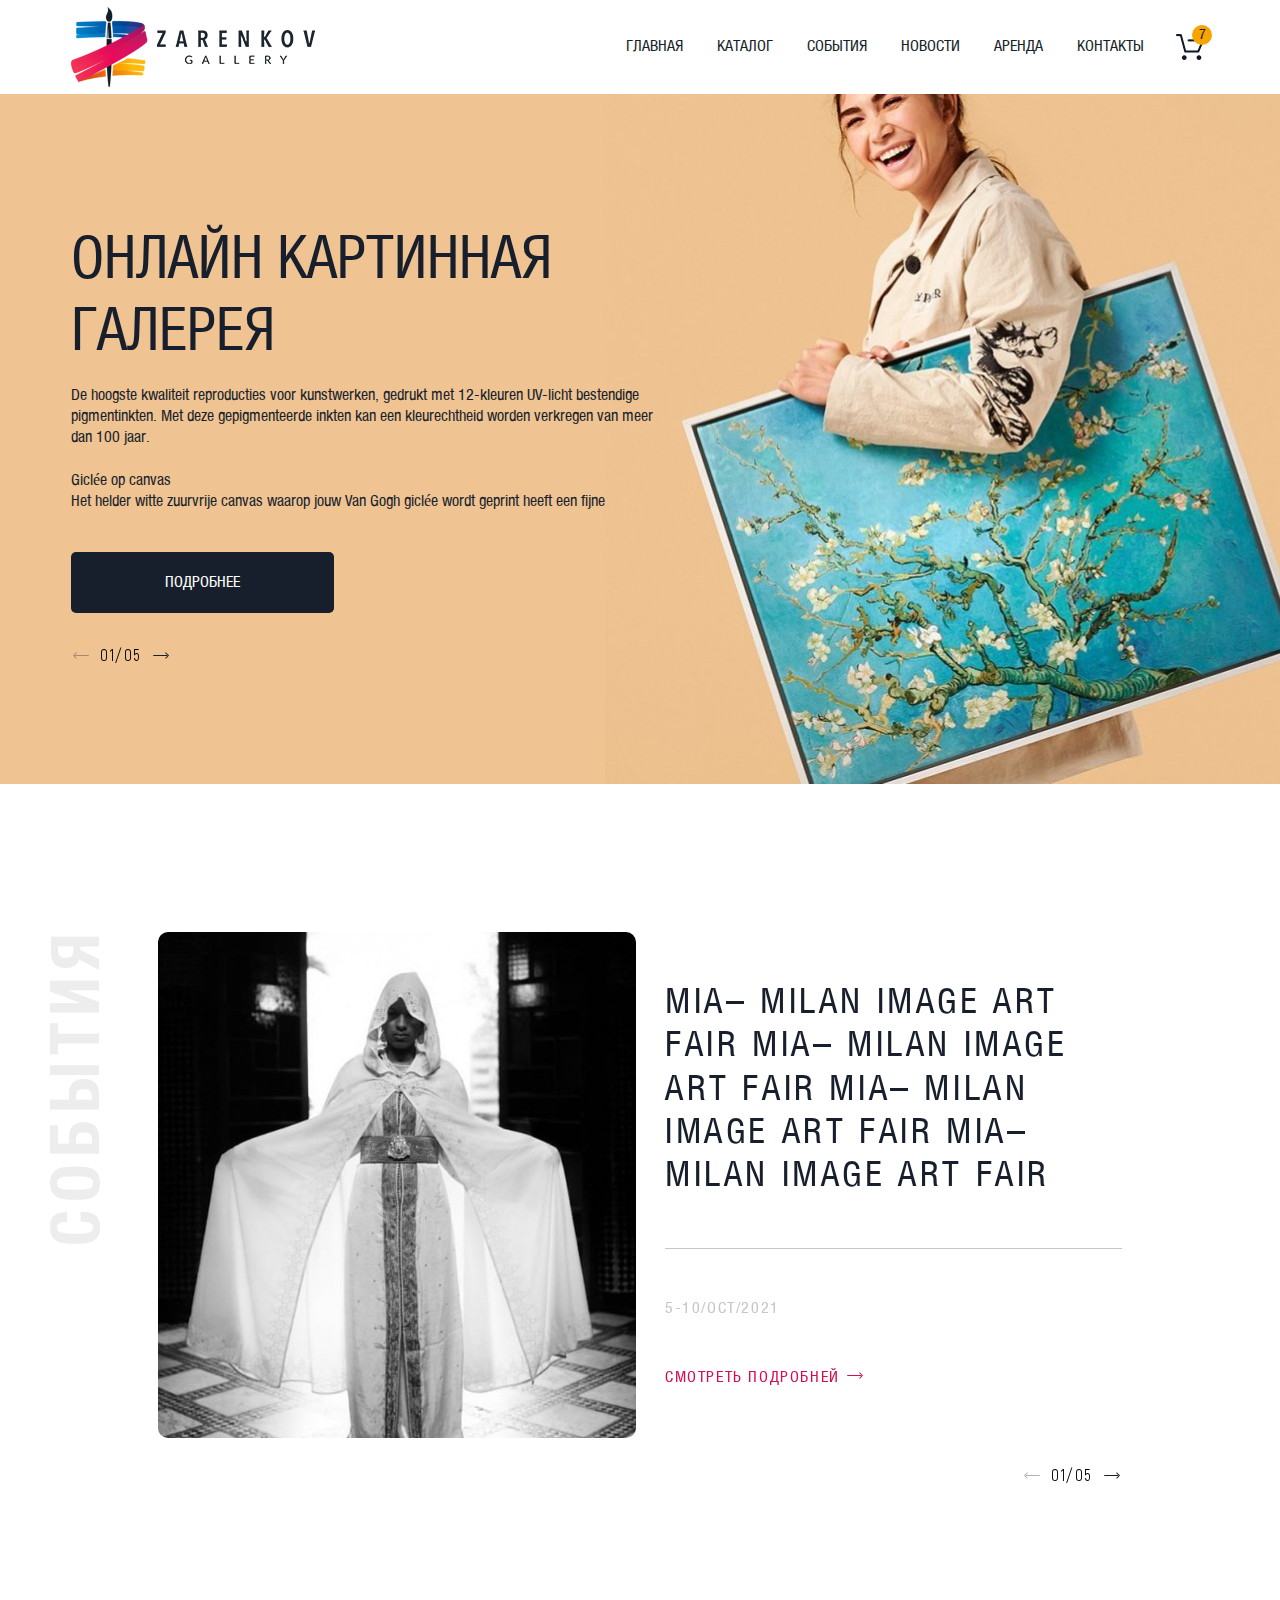
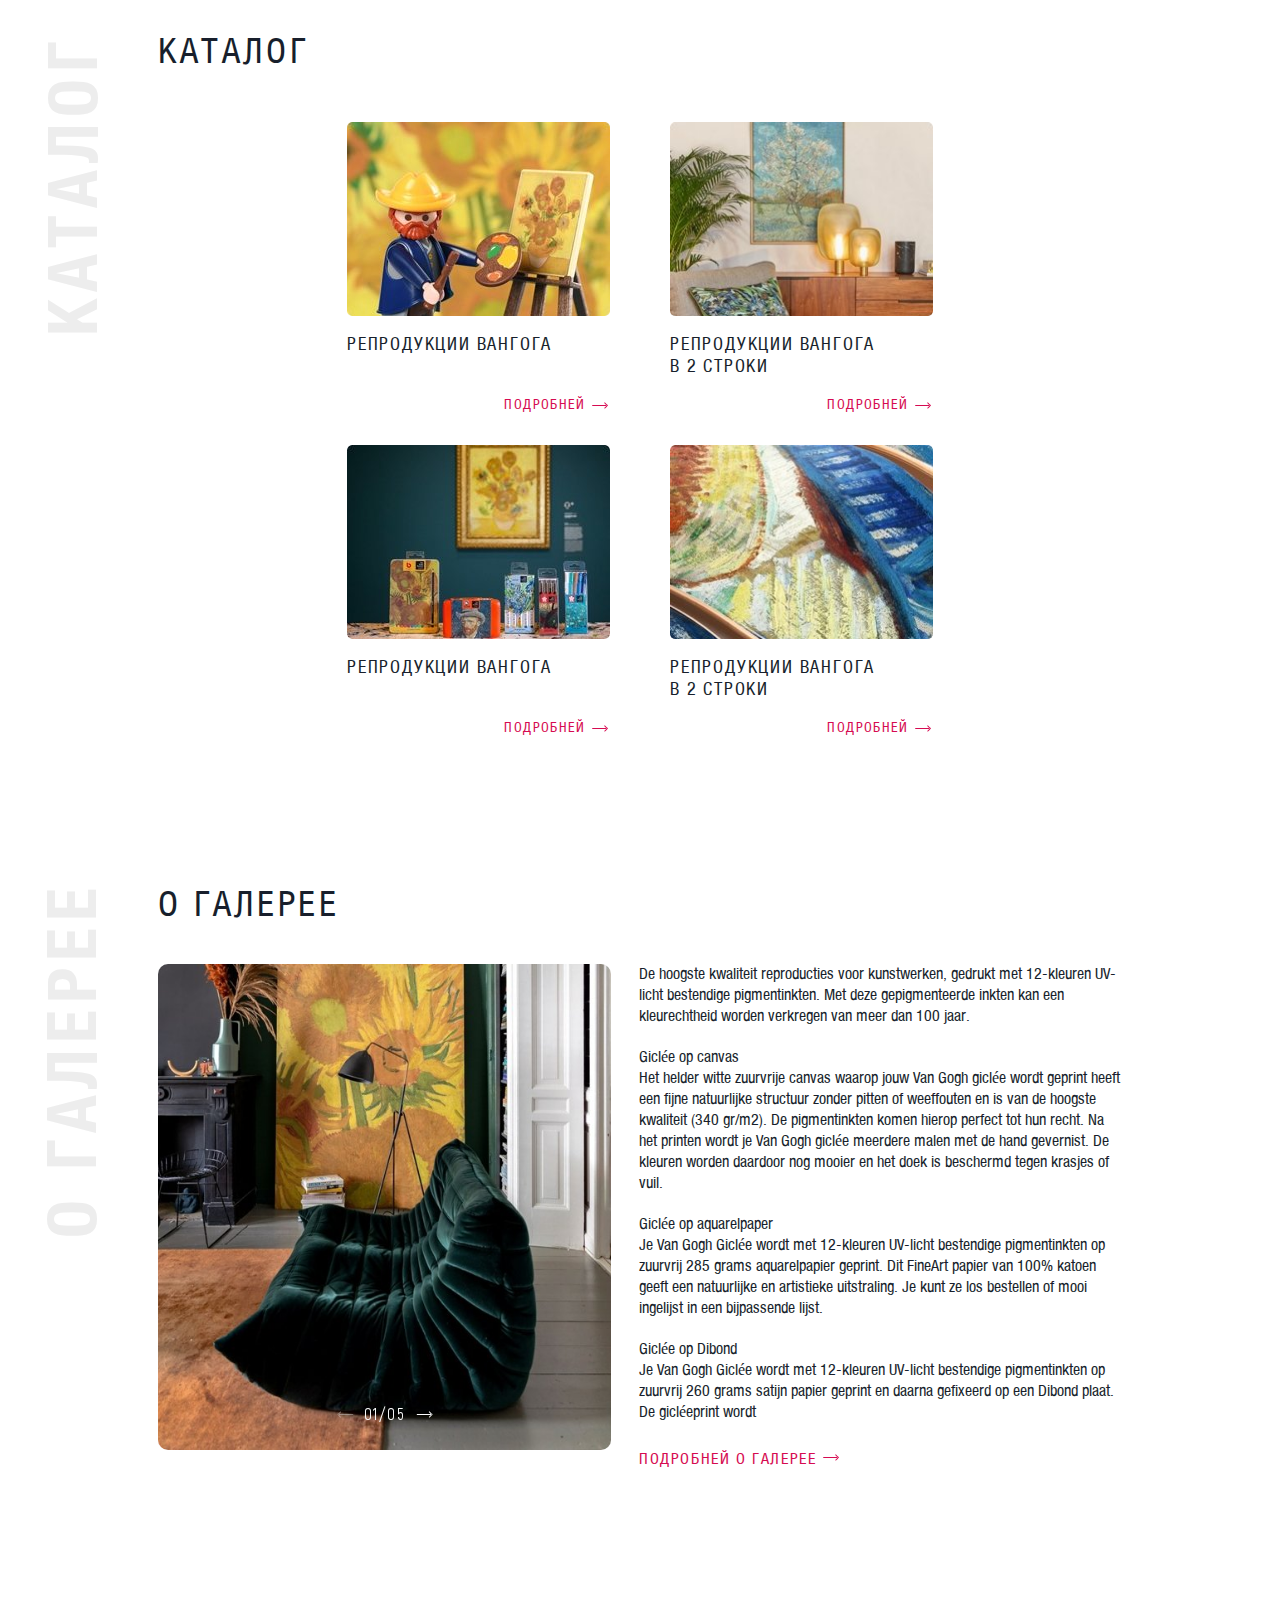
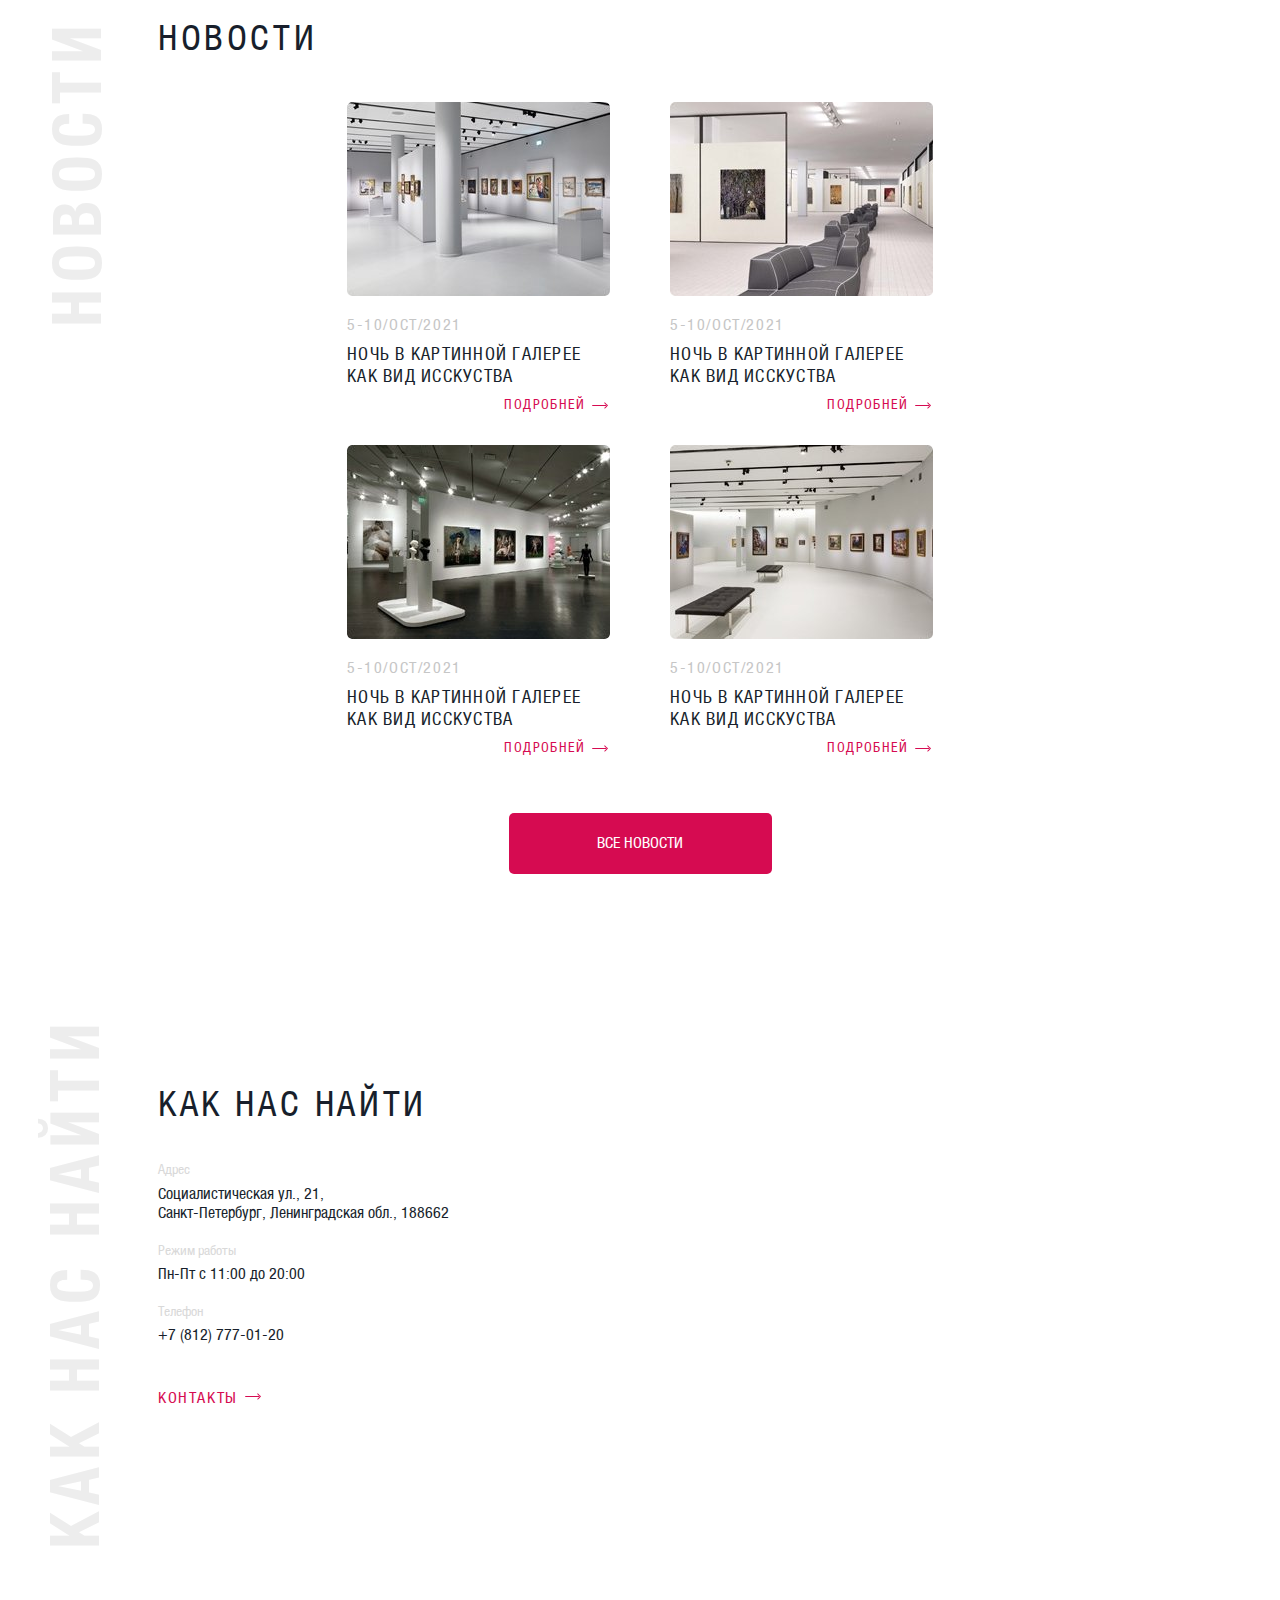
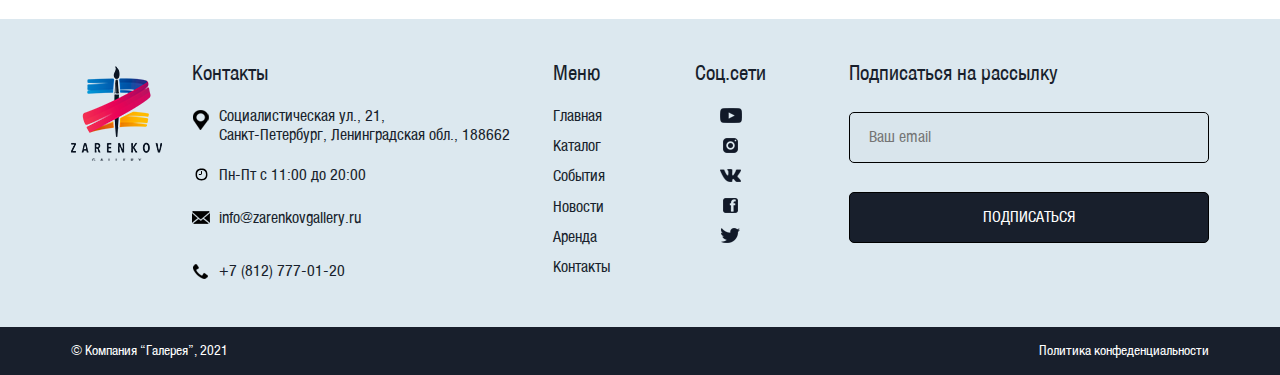
<file: index.html>
<!DOCTYPE html>
<html lang="ru">

<head>
	<meta charset="UTF-8">
	<meta http-equiv="X-UA-Compatible" content="IE=edge">
	<meta name="viewport" content="width=device-width, initial-scale=1.0, user-scalable=no">
	<title>Галерея</title>
	<link rel="stylesheet" href="css/style.css">
	<link rel="stylesheet" href="css/swiper-bundle.min.css">
</head>

<body>
	<div class="wrapper">
		<header class="header">
	<div class="header__container">
		<div class="header__content">
			<div class="header__logo">
				<img src="img/header-logo.png" alt="">
			</div>
			<div class="header__links">
				<nav class="header__nav nav">
					<ul class="nav__list">
						<li class="nav__item"><a href="index.html" class="nav__link">Главная</a></li>
						<li class="nav__item"><a href="#" class="nav__link">Каталог</a></li>
						<li class="nav__item"><a href="events.html" class="nav__link">События</a></li>
						<li class="nav__item"><a href="news.html" class="nav__link">Новости</a></li>
						<li class="nav__item"><a href="#" class="nav__link">Аренда</a></li>
						<li class="nav__item"><a href="contacts.html" class="nav__link">Контакты</a></li>
					</ul>
				</nav>
				<div class="header__basket">
					<a href="#"><img src="img/icons/basket.svg" alt=""><span>7</span></a>
				</div>
				<div class="header__burger">
				</div>
			</div>
		</div>
	</div>
</header>
		<main class="main">
			<section class="gallery">
				<div class="gallery__slider gallery-slider swiper-container">
					<div class="gallery-slider__controls">
						<div class="gallery-slider__btn-prev swiper-button-prev"></div>
						<div class="gallery-slider__pagination swiper-pagination"></div>
						<div class="gallery-slider__btn-next swiper-button-next"></div>
					</div>
					<div class="gallery-slider__wrapper swiper-wrapper">
						<div class="gallery-slider__slide gallery-slide swiper-slide">
							<div class="gallery-slide__body">
								<img src="img/main/main-bg.jpg" alt="">
								<div class="gallery-slide__container">
									<h2 class="gallery-slide__title">Онлайн картинная галерея</h2>
									<p class="gallery-slide__text">De hoogste kwaliteit reproducties voor kunstwerken, gedrukt
										met 12-kleuren UV-licht bestendige pigmentinkten. Met deze
										gepigmenteerde inkten kan een kleurechtheid worden verkregen van meer dan 100 jaar.</p>
									<p class="gallery-slide__text">Giclée op canvas<br>
										Het helder witte zuurvrije canvas waarop jouw Van Gogh giclée wordt geprint heeft een
										fijne</p>
									<button class="gallery-slide__btn">Подробнее</button>
								</div>
							</div>
						</div>
						<div class="gallery-slider__slide gallery-slide swiper-slide">
							<div class="gallery-slide__body">
								<img src="img/main/main-bg.jpg" alt="">
								<div class="gallery-slide__container">
									<h2 class="gallery-slide__title">Онлайн картинная галерея</h2>
									<p class="gallery-slide__text">De hoogste kwaliteit reproducties voor kunstwerken, gedrukt
										met 12-kleuren UV-licht bestendige pigmentinkten. Met deze
										gepigmenteerde inkten kan een kleurechtheid worden verkregen van meer dan 100 jaar.</p>
									<p class="gallery-slide__text">Giclée op canvas<br>
										Het helder witte zuurvrije canvas waarop jouw Van Gogh giclée wordt geprint heeft een
										fijne</p>
									<p class="gallery-slide__text">Giclée op canvas<br>
										Het helder witte zuurvrije canvas waarop jouw Van Gogh giclée wordt geprint heeft een
										fijne</p>
									<p class="gallery-slide__text">Giclée op canvas<br>
										Het helder witte zuurvrije canvas waarop jouw Van Gogh giclée wordt geprint heeft een
										fijne</p>
									<p class="gallery-slide__text">Giclée op canvas<br>
										Het helder witte zuurvrije canvas waarop jouw Van Gogh giclée wordt geprint heeft een
										fijne</p>
									<p class="gallery-slide__text">Giclée op canvas<br>
										Het helder witte zuurvrije canvas waarop jouw Van Gogh giclée wordt geprint heeft een
										fijne</p>
									<p class="gallery-slide__text">Giclée op canvas<br>
										Het helder witte zuurvrije canvas waarop jouw Van Gogh giclée wordt geprint heeft een
										fijne</p>
									<p class="gallery-slide__text">Giclée op canvas<br>
										Het helder witte zuurvrije canvas waarop jouw Van Gogh giclée wordt geprint heeft een
										fijne</p>
									<button class="gallery-slide__btn">Подробнее</button>
								</div>
							</div>
						</div>
						<div class="gallery-slider__slide gallery-slide swiper-slide">
							<div class="gallery-slide__body">
								<img src="img/main/main-bg.jpg" alt="">
								<div class="gallery-slide__container">
									<h2 class="gallery-slide__title">Онлайн картинная галерея</h2>
									<p class="gallery-slide__text">De hoogste kwaliteit reproducties voor kunstwerken, gedrukt
										met 12-kleuren UV-licht bestendige pigmentinkten. Met deze
										gepigmenteerde inkten kan een kleurechtheid worden verkregen van meer dan 100 jaar.</p>
									<p class="gallery-slide__text">Giclée op canvas<br>
										Het helder witte zuurvrije canvas waarop jouw Van Gogh giclée wordt geprint heeft een
										fijne</p>
									<button class="gallery-slide__btn">Подробнее</button>
								</div>
							</div>
						</div>
						<div class="gallery-slider__slide gallery-slide swiper-slide">
							<div class="gallery-slide__body">
								<img src="img/main/main-bg.jpg" alt="">
								<div class="gallery-slide__container">
									<h2 class="gallery-slide__title">Онлайн картинная галерея</h2>
									<p class="gallery-slide__text">De hoogste kwaliteit reproducties voor kunstwerken, gedrukt
										met 12-kleuren UV-licht bestendige pigmentinkten. Met deze
										gepigmenteerde inkten kan een kleurechtheid worden verkregen van meer dan 100 jaar.</p>
									<p class="gallery-slide__text">Giclée op canvas<br>
										Het helder witte zuurvrije canvas waarop jouw Van Gogh giclée wordt geprint heeft een
										fijne</p>
									<button class="gallery-slide__btn">Подробнее</button>
								</div>
							</div>
						</div>
						<div class="gallery-slider__slide gallery-slide swiper-slide">
							<div class="gallery-slide__body">
								<img src="img/main/main-bg.jpg" alt="">
								<div class="gallery-slide__container">
									<h2 class="gallery-slide__title">Онлайн картинная галерея</h2>
									<p class="gallery-slide__text">De hoogste kwaliteit reproducties voor kunstwerken, gedrukt
										met 12-kleuren UV-licht bestendige pigmentinkten. Met deze
										gepigmenteerde inkten kan een kleurechtheid worden verkregen van meer dan 100 jaar.</p>
									<p class="gallery-slide__text">Giclée op canvas<br>
										Het helder witte zuurvrije canvas waarop jouw Van Gogh giclée wordt geprint heeft een
										fijne</p>
									<button class="gallery-slide__btn">Подробнее</button>
								</div>
							</div>
						</div>
					</div>
				</div>
			</section>
			<section class="main-events">
				<h2 class="main-events__aside-title aside-title">События</h2>
				<div class="main-events__container container-block">
					<h2 class="main-events__title title">События</h2>
					<div class="main-events__slider main-events-slider swiper-container">
						<div class="main-events-slider__controls">
							<div class="main-events-slider__btn-prev swiper-button-prev"></div>
							<div class="main-events-slider__pagination swiper-pagination"></div>
							<div class="main-events-slider__btn-next swiper-button-next"></div>
						</div>
						<div class="main-events-slider__wrapper swiper-wrapper">
							<div class="main-events-slider__slide main-events-slide swiper-slide">
								<div class="main-events-slide__body">
									<div class="main-events-slide__img">
										<img src="img/main/events_img.jpg" alt="">
									</div>
									<div class="main-events-slide__content">
										<h3 class="main-events-slide__title">MIA– milan image art
											fair
											MIA– milan image art
											fair
											MIA– milan image art
											fair
											MIA– milan image art
											fair</h3>
										<div class="main-events-slide__line"></div>
										<p class="main-events-slide__date">5-10/oct/2021</p>
										<a href="events.html" class="main-events-slide__link">Смотреть подробней</a>
									</div>
								</div>
							</div>
							<div class="main-events-slider__slide main-events-slide swiper-slide">
								<div class="main-events-slide__body">
									<div class="main-events-slide__img">
										<img src="img/main/events_img.jpg" alt="">
									</div>
									<div class="main-events-slide__content">
										<h3 class="main-events-slide__title">MIA– milan image art
											fair</h3>
										<div class="main-events-slide__line"></div>
										<p class="main-events-slide__date">5-10/oct/2021</p>
										<a href="events.html" class="main-events-slide__link">Смотреть подробней</a>
									</div>
								</div>
							</div>
							<div class="main-events-slider__slide main-events-slide swiper-slide">
								<div class="main-events-slide__body">
									<div class="main-events-slide__img">
										<img src="img/main/events_img.jpg" alt="">
									</div>
									<div class="main-events-slide__content">
										<h3 class="main-events-slide__title">MIA– milan image art
											fair</h3>
										<div class="main-events-slide__line"></div>
										<p class="main-events-slide__date">5-10/oct/2021</p>
										<a href="events.html" class="main-events-slide__link">Смотреть подробней</a>
									</div>
								</div>
							</div>
							<div class="main-events-slider__slide main-events-slide swiper-slide">
								<div class="main-events-slide__body">
									<div class="main-events-slide__img">
										<img src="img/main/events_img.jpg" alt="">
									</div>
									<div class="main-events-slide__content">
										<h3 class="main-events-slide__title">MIA– milan image art
											fair</h3>
										<div class="main-events-slide__line"></div>
										<p class="main-events-slide__date">5-10/oct/2021</p>
										<a href="events.html" class="main-events-slide__link">Смотреть подробней</a>
									</div>
								</div>
							</div>
							<div class="main-events-slider__slide main-events-slide swiper-slide">
								<div class="main-events-slide__body">
									<div class="main-events-slide__img">
										<img src="img/main/events_img.jpg" alt="">
									</div>
									<div class="main-events-slide__content">
										<h3 class="main-events-slide__title">MIA– milan image art
											fair</h3>
										<div class="main-events-slide__line"></div>
										<p class="main-events-slide__date">5-10/oct/2021</p>
										<a href="events.html" class="main-events-slide__link">Смотреть подробней</a>
									</div>
								</div>
							</div>
						</div>
					</div>
			</section>
			<section class="catalog">
				<h2 class="catalog__aside-title aside-title">Каталог</h2>
				<div class="catalog__container container-block">
					<div class="catalog__content">
						<h2 class="catalog__title title">Каталог</h2>
						<div class="catalog__items catalog-items">
							<div class="catalog-items__item catalog-item">
								<div class="catalog-item__img">
									<img src="img/main/catalog_img1.jpg" alt="">
								</div>
								<h3 class="catalog-item__title">Репродукции вангога</h3>
								<a href="#" class="catalog-item__link">Подробней</a>
							</div>
							<div class="catalog-items__item catalog-item">
								<div class="catalog-item__img">
									<img src="img/main/catalog_img2.jpg" alt="">
								</div>
								<h3 class="catalog-item__title">Репродукции вангога
									в 2 строки</h3>
								<a href="#" class="catalog-item__link">Подробней</a>
							</div>
							<div class="catalog-items__item catalog-item">
								<div class="catalog-item__img">
									<img src="img/main/catalog_img3.jpg" alt="">
								</div>
								<h3 class="catalog-item__title">Репродукции вангога</h3>
								<a href="#" class="catalog-item__link">Подробней</a>
							</div>
							<div class="catalog-items__item catalog-item">
								<div class="catalog-item__img">
									<img src="img/main/catalog_img4.jpg" alt="">
								</div>
								<h3 class="catalog-item__title">Репродукции вангога
									в 2 строки</h3>
								<a href="#" class="catalog-item__link">Подробней</a>
							</div>
						</div>
					</div>
				</div>
			</section>
			<section class="about">
				<h2 class="about__aside-title aside-title">О галерее</h2>
				<div class="about__container container-block">
					<div class="about__content">
						<h2 class="about__title title">О галерее</h2>
						<div class="about__row">
							<div class="about__slider about-slider swiper-container">
								<div class="about-slider__controls">
									<div class="about-slider__btn-prev swiper-button-prev"></div>
									<div class="about-slider__pagination swiper-pagination"></div>
									<div class="about-slider__btn-next swiper-button-next"></div>
								</div>
								<div class="about-slider__wrapper swiper-wrapper">
									<div class="about-slider__slide swiper-slide">
										<img src="img/main/about_img.jpg" alt="">
									</div>
									<div class="about-slider__slide swiper-slide">
										<img src="img/main/about_img.jpg" alt="">
									</div>
									<div class="about-slider__slide swiper-slide">
										<img src="img/main/about_img.jpg" alt="">
									</div>
									<div class="about-slider__slide swiper-slide">
										<img src="img/main/about_img.jpg" alt="">
									</div>
									<div class="about-slider__slide swiper-slide">
										<img src="img/main/about_img.jpg" alt="">
									</div>
								</div>
							</div>
							<div class="about__texts">
								<p class="about__text">
									De hoogste kwaliteit reproducties voor kunstwerken, gedrukt met 12-kleuren UV-licht
									bestendige pigmentinkten. Met deze
									gepigmenteerde inkten kan een kleurechtheid worden verkregen van meer dan 100 jaar.</p>
								<p class="about__text">
									Giclée op canvas<br>
									Het helder witte zuurvrije canvas waarop jouw Van Gogh giclée wordt geprint heeft een fijne
									natuurlijke structuur zonder
									pitten of weeffouten en is van de hoogste kwaliteit (340 gr/m2). De pigmentinkten komen
									hierop perfect tot hun recht. Na
									het printen wordt je Van Gogh giclée meerdere malen met de hand gevernist. De kleuren worden
									daardoor nog mooier en het
									doek is beschermd tegen krasjes of vuil.</p>
								<p class="about__text">
									Giclée op aquarelpaper<br>
									Je Van Gogh Giclée wordt met 12-kleuren UV-licht bestendige pigmentinkten op zuurvrij 285
									grams aquarelpapier geprint.
									Dit FineArt papier van 100% katoen geeft een natuurlijke en artistieke uitstraling. Je kunt
									ze los bestellen of mooi
									ingelijst in een bijpassende lijst.</p>
								<p class="about__text">
									Giclée op Dibond<br>
									Je Van Gogh Giclée wordt met 12-kleuren UV-licht bestendige pigmentinkten op zuurvrij 260
									grams satijn papier geprint en
									daarna gefixeerd op een Dibond plaat. De gicléeprint wordt
								</p>
								<a href="#" class="about__link">Подробней о галерее</a>
							</div>
						</div>
					</div>
				</div>
			</section>
			<section class="main-news">
				<h2 class="main-news__aside-title aside-title">Новости</h2>
				<div class="main-news__container container-block">
					<div class="main-news__content">
						<h2 class="main-news__title title">Новости</h2>
						<div class="main-news__items main-news-items">
							<div class="main-news-items__item main-news-item">
								<div class="main-news-item__img">
									<img src="img/main/news_img1.jpg" alt="">
								</div>
								<p class="main-news-item__date">5-10/oct/2021</p>
								<h3 class="main-news-item__title">Ночь в картинной галерее
									как вид исскуства</h3>
								<a href="#" class="main-news-item__link">Подробней</a>
							</div>
							<div class="main-news-items__item main-news-item">
								<div class="main-news-item__img">
									<img src="img/main/news_img2.jpg" alt="">
								</div>
								<p class="main-news-item__date">5-10/oct/2021</p>
								<h3 class="main-news-item__title">Ночь в картинной галерее
									как вид исскуства</h3>
								<a href="#" class="main-news-item__link">Подробней</a>
							</div>
							<div class="main-news-items__item main-news-item">
								<div class="main-news-item__img">
									<img src="img/main/news_img3.jpg" alt="">
								</div>
								<p class="main-news-item__date">5-10/oct/2021</p>
								<h3 class="main-news-item__title">Ночь в картинной галерее
									как вид исскуства</h3>
								<a href="#" class="main-news-item__link">Подробней</a>
							</div>
							<div class="main-news-items__item main-news-item">
								<div class="main-news-item__img">
									<img src="img/main/news_img4.jpg" alt="">
								</div>
								<p class="main-news-item__date">5-10/oct/2021</p>
								<h3 class="main-news-item__title">Ночь в картинной галерее
									как вид исскуства</h3>
								<a href="#" class="main-news-item__link">Подробней</a>
							</div>
						</div>
						<a class="main-news__btn" href="news.html">Все новости</a>
					</div>
				</div>
			</section>
			<section class="how-find">
				<h2 class="how-find__aside-title aside-title">Как нас найти</h2>
				<div class="how-find__container container-block">
					<div class="how-find__content">
						<div class="how-find__body">
							<h2 class="how-find__title title">Как нас найти</h2>
							<div class="how-find__item">
								<p class="how-find__label">Адрес</p>
								<p class="how-find__value">Социалистическая ул., 21,<br>
									Санкт-Петербург, Ленинградская обл., 188662</p>
							</div>
							<div class="how-find__item">
								<p class="how-find__label">Режим работы</p>
								<p class="how-find__value">Пн-Пт с 11:00 до 20:00</p>
							</div>
							<div class="how-find__item">
								<p class="how-find__label">Телефон</p>
								<p class="how-find__value">+7 (812) 777-01-20</p>
							</div>
							<a href="contacts.html" class="how-find__link">Контакты</a>
						</div>
						<div class="how-find__map" id="map"></div>
					</div>
				</div>
			</section>
		</main>
		<footer class="footer">
	<div class="footer__top footer-top">
		<div class="footer-top__container container">
			<div class="footer-top__content">
				<div class="footer-top__logo">
					<img src="img/footer_logo.png" class="footer-desktop-img" alt="">
					<img src="img/header-logo.png" class="footer-mobile-img" alt="">
				</div>
				<div class="footer-top__contacts footer-contacts">
					<h3 class="footer-contacts__title">Контакты</h3>
					<p class="footer-contacts__item footer-contacts__adress">Социалистическая ул., 21,<br>
						Санкт-Петербург, Ленинградская обл., 188662</p>
					<p class="footer-contacts__item footer-contacts__time">Пн-Пт с 11:00 до 20:00</p>
					<a href="mailto:info@zarenkovgallery.ru"
						class="footer-contacts__item footer-contacts__email">info@zarenkovgallery.ru</a>
					<a href="tel:+78127770120" class="footer-contacts__item footer-contacts__phone">+7 (812) 777-01-20</a>
				</div>
				<div class="footer-top__menu footer-menu">
					<h3 class="footer-menu__title">Меню</h3>
					<ul class="footer-menu__list">
						<li class="footer-menu__item"><a href="index.html" class="footer-menu__link">Главная</a></li>
						<li class="footer-menu__item"><a href="#" class="footer-menu__link">Каталог</a></li>
						<li class="footer-menu__item"><a href="events.html" class="footer-menu__link">События</a></li>
						<li class="footer-menu__item"><a href="news.html" class="footer-menu__link">Новости</a></li>
						<li class="footer-menu__item"><a href="#" class="footer-menu__link">Аренда</a></li>
						<li class="footer-menu__item"><a href="contacts.html" class="footer-menu__link">Контакты</a></li>
					</ul>
				</div>
				<div class="footer-top__social footer-social">
					<h3 class="footer-social__title">Соц.сети</h3>
					<ul class="footer-social__list">
						<li class="footer-social__item">
							<a href="#" class="footer-social__link"></a>
						</li>
						<li class="footer-social__item">
							<a href="#" class="footer-social__link"></a>
						</li>
						<li class="footer-social__item">
							<a href="#" class="footer-social__link"></a>
						</li>
						<li class="footer-social__item">
							<a href="#" class="footer-social__link"></a>
						</li>
						<li class="footer-social__item">
							<a href="#" class="footer-social__link"></a>
						</li>
					</ul>
				</div>
				<div class="footer-top__form footer-form">
					<form name="footer-form" class="footer-form-form">
						<h3 class="footer-form__title">Подписаться на рассылку</h3>
						<input type="text" name="email" class="footer-email only-eng" placeholder="Ваш email">
						<button class="footer-form__btn">Подписаться</button>
					</form>
				</div>
			</div>
		</div>
	</div>
	<div class="footer__bottom footer-bottom">
		<div class="footer-bottom__container container">
			<div class="footer-bottom__content">
				<p class="footer-bottom__copyright">© Компания “Галерея”, 2021</p>
				<a href="#" class="footer-bottom__link">Политика конфеденциальности</a>
			</div>
		</div>
	</div>
	<div class="footer-popup popup">
		<div class="footer-popup__body popup__body">
			<span class="footer-popup__close popup__close"></span>
			<h2 class="footer-popup__title popup__title">Сообщение отправлено</h2>
			<p class="footer-popup__text popup__text">Спасибо за заказ. менеджер свяжется с вами
				в ближайшее время</p>
		</div>
	</div>
</footer>
	</div>
	<script src="js/swiper-bundle.min.js"></script>
	<script src="js/index.js"></script>
</body>

</html>
</file>
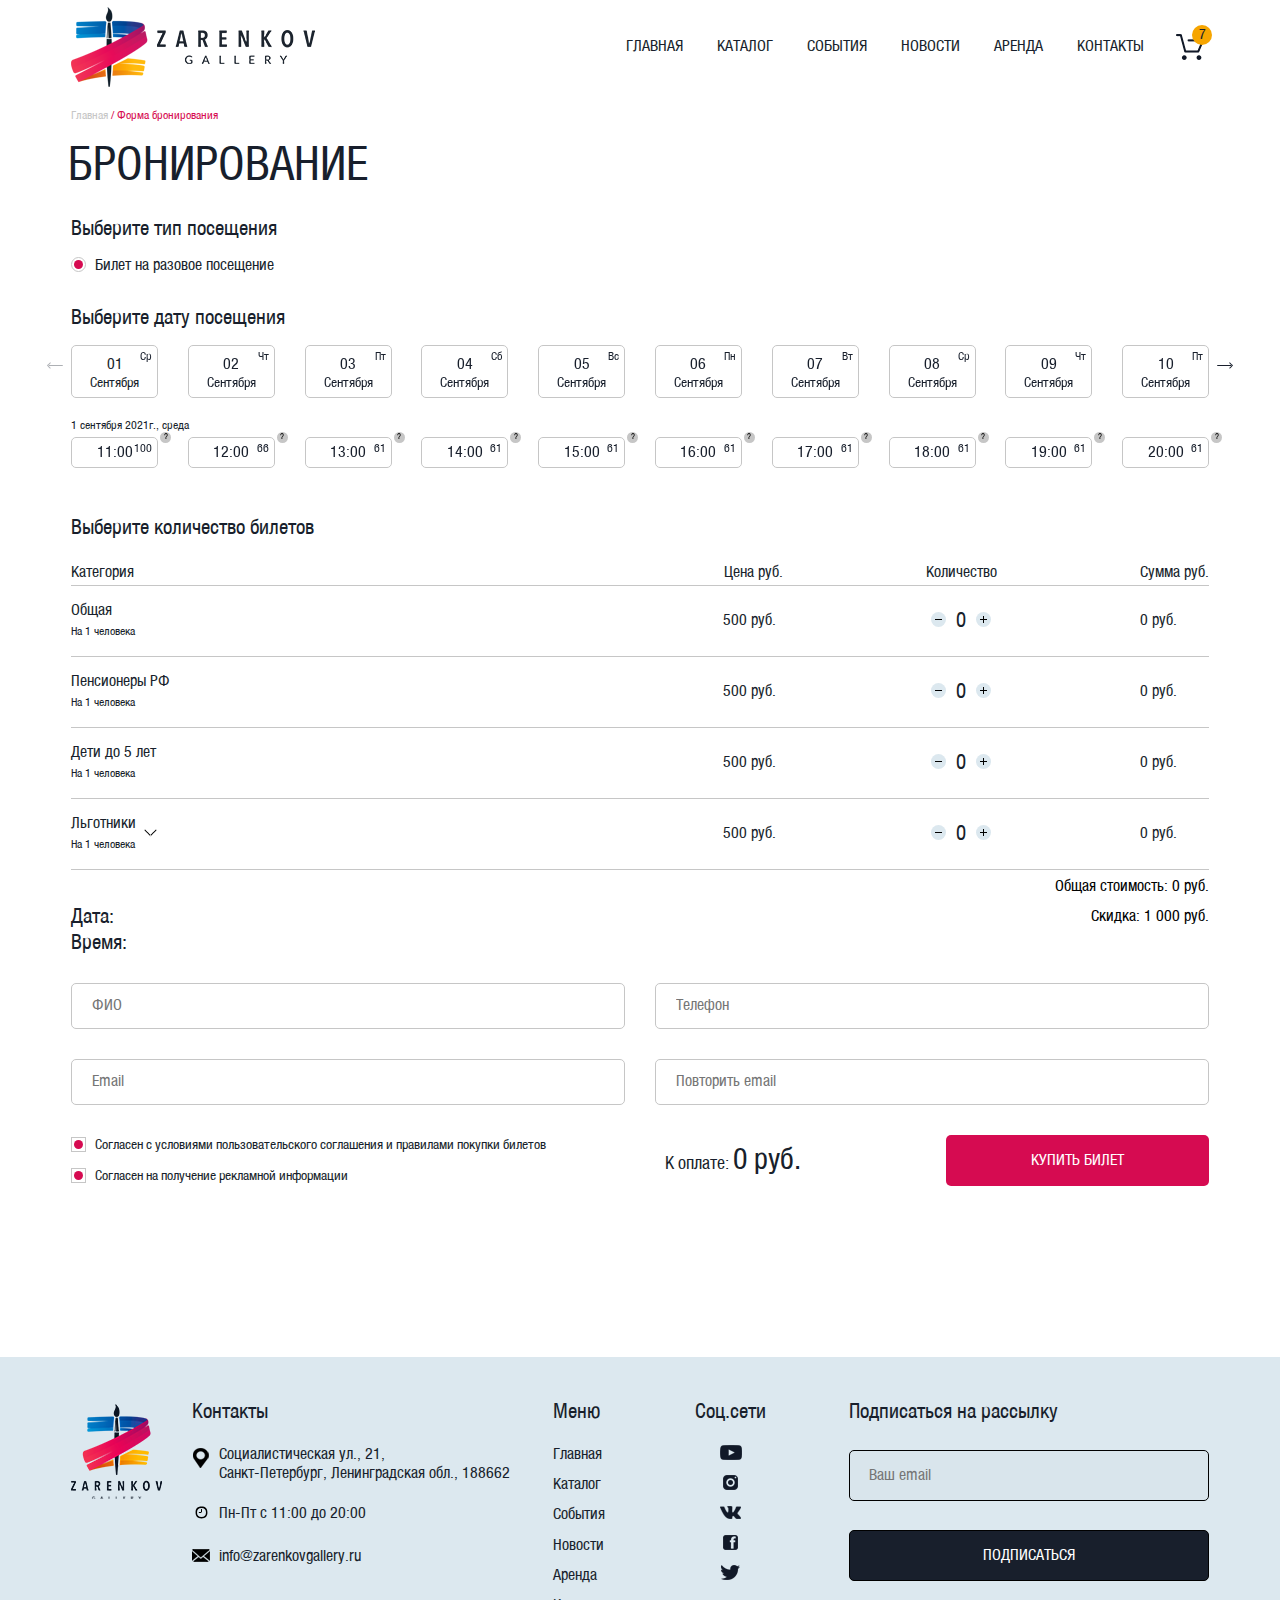
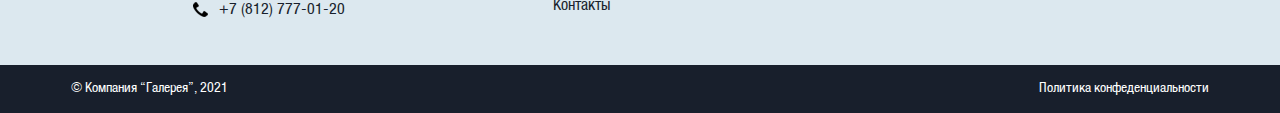
<file: buy-ticket.html>
<!DOCTYPE html>
<html lang="ru">

<head>
	<meta charset="UTF-8">
	<meta http-equiv="X-UA-Compatible" content="IE=edge">
	<meta name="viewport" content="width=device-width, initial-scale=1.0, user-scalable=no">
	<title>Купить билет</title>
	<link rel="stylesheet" href="css/style.css">
	<link rel="stylesheet" href="css/swiper-bundle.min.css">
</head>

<body>
	<div class="wrapper">
		<header class="header">
	<div class="header__container">
		<div class="header__content">
			<div class="header__logo">
				<img src="img/header-logo.png" alt="">
			</div>
			<div class="header__links">
				<nav class="header__nav nav">
					<ul class="nav__list">
						<li class="nav__item"><a href="index.html" class="nav__link">Главная</a></li>
						<li class="nav__item"><a href="#" class="nav__link">Каталог</a></li>
						<li class="nav__item"><a href="events.html" class="nav__link">События</a></li>
						<li class="nav__item"><a href="news.html" class="nav__link">Новости</a></li>
						<li class="nav__item"><a href="#" class="nav__link">Аренда</a></li>
						<li class="nav__item"><a href="contacts.html" class="nav__link">Контакты</a></li>
					</ul>
				</nav>
				<div class="header__basket">
					<a href="#"><img src="img/icons/basket.svg" alt=""><span>7</span></a>
				</div>
				<div class="header__burger">
				</div>
			</div>
		</div>
	</div>
</header>
		<main>
			<section class="buy">
				<div class="buy__container">
					<div class="buy__content">
						<div class="buy__url">
							<a href="index.html">Главная</a> / Форма бронирования
						</div>
						<h1 class="buy__title">Бронирование</h1>
						<div class="buy__form buy-form">
							<form action="" name="buy" id="buy-form">
								<div class="buy-form__type buy-form-type">
									<h2 class="buy-form-type__title">Выберите тип посещения</h2>
									<input type="radio" name="type" id="type-1" checked>
									<label for="type-1">Билет на разовое посещение</label>
								</div>
								<div class="buy-form__date buy-form-date">
									<h2 class="buy-form-date__title">Выберите дату посещения</h2>
									<div class="date-slider__btn-prev swiper-button-prev"></div>
									<div class="date-slider__btn-next swiper-button-next"></div>
									<div class="buy-form-date__slider date-slider swiper-container">
										<div class="date-slider__wrapper swiper-wrapper">
											<div class="date-slider__slide date-slide swiper-slide">
												<div class="date-slide__body">
													<p class="date-slide__day">01</p>
													<p class="date-slide__month">Сентября</p>
													<span class="date-slide__day-week">Ср</span>
													<input type="radio" name="day" value="01" id="day-1">
													<label for="day-1"></label>
												</div>
											</div>
											<div class="date-slider__slide date-slide swiper-slide">
												<div class="date-slide__body">
													<p class="date-slide__day">02</p>
													<p class="date-slide__month">Сентября</p>
													<span class="date-slide__day-week">Чт</span>
													<input type="radio" name="day" value="02" id="day-2">
													<label for="day-2"></label>
												</div>
											</div>
											<div class="date-slider__slide date-slide swiper-slide">
												<div class="date-slide__body">
													<p class="date-slide__day">03</p>
													<p class="date-slide__month">Сентября</p>
													<span class="date-slide__day-week">Пт</span>
													<input type="radio" name="day" value="03" id="day-3">
													<label for="day-3"></label>
												</div>
											</div>
											<div class="date-slider__slide date-slide swiper-slide">
												<div class="date-slide__body">
													<p class="date-slide__day">04</p>
													<p class="date-slide__month">Сентября</p>
													<span class="date-slide__day-week">Сб</span>
													<input type="radio" name="day" value="04" id="day-4">
													<label for="day-4"></label>
												</div>
											</div>
											<div class="date-slider__slide date-slide swiper-slide">
												<div class="date-slide__body">
													<p class="date-slide__day">05</p>
													<p class="date-slide__month">Сентября</p>
													<span class="date-slide__day-week">Вс</span>
													<input type="radio" name="day" value="05" id="day-5">
													<label for="day-5"></label>
												</div>
											</div>
											<div class="date-slider__slide date-slide swiper-slide">
												<div class="date-slide__body">
													<p class="date-slide__day">06</p>
													<p class="date-slide__month">Сентября</p>
													<span class="date-slide__day-week">Пн</span>
													<input type="radio" name="day" value="06" id="day-6">
													<label for="day-6"></label>
												</div>
											</div>
											<div class="date-slider__slide date-slide swiper-slide">
												<div class="date-slide__body">
													<p class="date-slide__day">07</p>
													<p class="date-slide__month">Сентября</p>
													<span class="date-slide__day-week">Вт</span>
													<input type="radio" name="day" value="07" id="day-7">
													<label for="day-7"></label>
												</div>
											</div>
											<div class="date-slider__slide date-slide swiper-slide">
												<div class="date-slide__body">
													<p class="date-slide__day">08</p>
													<p class="date-slide__month">Сентября</p>
													<span class="date-slide__day-week">Ср</span>
													<input type="radio" name="day" value="08" id="day-8">
													<label for="day-8"></label>
												</div>
											</div>
											<div class="date-slider__slide date-slide swiper-slide">
												<div class="date-slide__body">
													<p class="date-slide__day">09</p>
													<p class="date-slide__month">Сентября</p>
													<span class="date-slide__day-week">Чт</span>
													<input type="radio" name="day" value="09" id="day-9">
													<label for="day-9"></label>
												</div>
											</div>
											<div class="date-slider__slide date-slide swiper-slide">
												<div class="date-slide__body">
													<p class="date-slide__day">10</p>
													<p class="date-slide__month">Сентября</p>
													<span class="date-slide__day-week">Пт</span>
													<input type="radio" name="day" value="10" id="day-10">
													<label for="day-10"></label>
												</div>
											</div>
											<div class="date-slider__slide date-slide swiper-slide">
												<div class="date-slide__body">
													<p class="date-slide__day">11</p>
													<p class="date-slide__month">Сентября</p>
													<span class="date-slide__day-week">Сб</span>
													<input type="radio" name="day" value="11" id="day-11">
													<label for="day-11"></label>
												</div>
											</div>
											<div class="date-slider__slide date-slide swiper-slide">
												<div class="date-slide__body">
													<p class="date-slide__day">12</p>
													<p class="date-slide__month">Сентября</p>
													<span class="date-slide__day-week">Вс</span>
													<input type="radio" name="day" value="12" id="day-12">
													<label for="day-12"></label>
												</div>
											</div>
											<div class="date-slider__slide date-slide swiper-slide">
												<div class="date-slide__body">
													<p class="date-slide__day">13</p>
													<p class="date-slide__month">Сентября</p>
													<span class="date-slide__day-week">Пн</span>
													<input type="radio" name="day" value="13" id="day-13">
													<label for="day-13"></label>
												</div>
											</div>
											<div class="date-slider__slide date-slide swiper-slide">
												<div class="date-slide__body">
													<p class="date-slide__day">14</p>
													<p class="date-slide__month">Сентября</p>
													<span class="date-slide__day-week">Вт</span>
													<input type="radio" name="day" value="14" id="day-14">
													<label for="day-14"></label>
												</div>
											</div>
											<div class="date-slider__slide date-slide swiper-slide">
												<div class="date-slide__body">
													<p class="date-slide__day">15</p>
													<p class="date-slide__month">Сентября</p>
													<span class="date-slide__day-week">Ср</span>
													<input type="radio" name="day" value="15" id="day-15">
													<label for="day-15"></label>
												</div>
											</div>
											<div class="date-slider__slide date-slide swiper-slide">
												<div class="date-slide__body">
													<p class="date-slide__day">16</p>
													<p class="date-slide__month">Сентября</p>
													<span class="date-slide__day-week">Чт</span>
													<input type="radio" name="day" value="16" id="day-16">
													<label for="day-16"></label>
												</div>
											</div>
											<div class="date-slider__slide date-slide swiper-slide">
												<div class="date-slide__body">
													<p class="date-slide__day">17</p>
													<p class="date-slide__month">Сентября</p>
													<span class="date-slide__day-week">Пт</span>
													<input type="radio" name="day" value="17" id="day-17">
													<label for="day-17"></label>
												</div>
											</div>
											<div class="date-slider__slide date-slide swiper-slide">
												<div class="date-slide__body">
													<p class="date-slide__day">18</p>
													<p class="date-slide__month">Сентября</p>
													<span class="date-slide__day-week">Сб</span>
													<input type="radio" name="day" value="18" id="day-18">
													<label for="day-18"></label>
												</div>
											</div>
											<div class="date-slider__slide date-slide swiper-slide">
												<div class="date-slide__body">
													<p class="date-slide__day">19</p>
													<p class="date-slide__month">Сентября</p>
													<span class="date-slide__day-week">Вс</span>
													<input type="radio" name="day" value="19" id="day-19">
													<label for="day-19"></label>
												</div>
											</div>
											<div class="date-slider__slide date-slide swiper-slide">
												<div class="date-slide__body">
													<p class="date-slide__day">20</p>
													<p class="date-slide__month">Сентября</p>
													<span class="date-slide__day-week">Пн</span>
													<input type="radio" name="day" value="20" id="day-20">
													<label for="day-20"></label>
												</div>
											</div>
											<div class="date-slider__slide date-slide swiper-slide">
												<div class="date-slide__body">
													<p class="date-slide__day">21</p>
													<p class="date-slide__month">Сентября</p>
													<span class="date-slide__day-week">Вт</span>
													<input type="radio" name="day" value="21" id="day-21">
													<label for="day-21"></label>
												</div>
											</div>
											<div class="date-slider__slide date-slide swiper-slide">
												<div class="date-slide__body">
													<p class="date-slide__day">22</p>
													<p class="date-slide__month">Сентября</p>
													<span class="date-slide__day-week">Ср</span>
													<input type="radio" name="day" value="22" id="day-22">
													<label for="day-22"></label>
												</div>
											</div>
											<div class="date-slider__slide date-slide swiper-slide">
												<div class="date-slide__body">
													<p class="date-slide__day">23</p>
													<p class="date-slide__month">Сентября</p>
													<span class="date-slide__day-week">Чт</span>
													<input type="radio" name="day" value="23" id="day-23">
													<label for="day-23"></label>
												</div>
											</div>
											<div class="date-slider__slide date-slide swiper-slide">
												<div class="date-slide__body">
													<p class="date-slide__day">24</p>
													<p class="date-slide__month">Сентября</p>
													<span class="date-slide__day-week">Пт</span>
													<input type="radio" name="day" value="24" id="day-24">
													<label for="day-24"></label>
												</div>
											</div>
											<div class="date-slider__slide date-slide swiper-slide">
												<div class="date-slide__body">
													<p class="date-slide__day">25</p>
													<p class="date-slide__month">Сентября</p>
													<span class="date-slide__day-week">Сб</span>
													<input type="radio" name="day" value="25" id="day-25">
													<label for="day-25"></label>
												</div>
											</div>
											<div class="date-slider__slide date-slide swiper-slide">
												<div class="date-slide__body">
													<p class="date-slide__day">26</p>
													<p class="date-slide__month">Сентября</p>
													<span class="date-slide__day-week">Вс</span>
													<input type="radio" name="day" value="26" id="day-26">
													<label for="day-26"></label>
												</div>
											</div>
											<div class="date-slider__slide date-slide swiper-slide">
												<div class="date-slide__body">
													<p class="date-slide__day">27</p>
													<p class="date-slide__month">Сентября</p>
													<span class="date-slide__day-week">Пн</span>
													<input type="radio" name="day" value="27" id="day-27">
													<label for="day-27"></label>
												</div>
											</div>
											<div class="date-slider__slide date-slide swiper-slide">
												<div class="date-slide__body">
													<p class="date-slide__day">28</p>
													<p class="date-slide__month">Сентября</p>
													<span class="date-slide__day-week">Вт</span>
													<input type="radio" name="day" value="28" id="day-28">
													<label for="day-28"></label>
												</div>
											</div>
											<div class="date-slider__slide date-slide swiper-slide">
												<div class="date-slide__body">
													<p class="date-slide__day">29</p>
													<p class="date-slide__month">Сентября</p>
													<span class="date-slide__day-week">Ср</span>
													<input type="radio" name="day" value="29" id="day-29">
													<label for="day-29"></label>
												</div>
											</div>
											<div class="date-slider__slide date-slide swiper-slide">
												<div class="date-slide__body">
													<p class="date-slide__day">30</p>
													<p class="date-slide__month">Сентября</p>
													<span class="date-slide__day-week">Чт</span>
													<input type="radio" name="day" value="30" id="day-30">
													<label for="day-30"></label>
												</div>
											</div>
										</div>
									</div>
								</div>
								<div class="buy-form__time buy-form-time">
									<h3 class="buy-form-time__title">1 сентября 2021г., среда</h3>
									<div class="time-slider__btn-prev swiper-button-prev"></div>
									<div class="time-slider__btn-next swiper-button-next"></div>
									<div class="buy-form-time__slider time-slider swiper-container">
										<div class="time-slider__wrapper swiper-wrapper">
											<div class="time-slider__slide time-slide swiper-slide">
												<div class="time-slide__body">
													<p class="time-slide__time">11:00</p>
													<span class="time-slide__cost">100</span>
													<input type="radio" name="time" id="time-1" value="11:00">
													<label for="time-1"></label>
													<span class="time-slide__question">?</span>
													<p class="time-slide__answer">Тут будет выскакивать
														подсказка текстом и
														возможно ссылкой</p>
												</div>
											</div>
											<div class="time-slider__slide time-slide swiper-slide">
												<div class="time-slide__body">
													<p class="time-slide__time">12:00</p>
													<span class="time-slide__cost">66</span>
													<input type="radio" name="time" id="time-2" value="12:00">
													<label for="time-2"></label>
													<span class="time-slide__question">?</span>
													<p class="time-slide__answer">Тут будет выскакивать
														подсказка текстом и
														возможно ссылкой</p>
												</div>
											</div>
											<div class="time-slider__slide time-slide swiper-slide">
												<div class="time-slide__body">
													<p class="time-slide__time">13:00</p>
													<span class="time-slide__cost">61</span>
													<input type="radio" name="time" id="time-3" value="13:00">
													<label for="time-3"></label>
													<span class="time-slide__question">?</span>
													<p class="time-slide__answer">Тут будет выскакивать
														подсказка текстом и
														возможно ссылкой</p>
												</div>
											</div>
											<div class="time-slider__slide time-slide swiper-slide">
												<div class="time-slide__body">
													<p class="time-slide__time">14:00</p>
													<span class="time-slide__cost">61</span>
													<input type="radio" name="time" id="time-4" value="14:00">
													<label for="time-4"></label>
													<span class="time-slide__question">?</span>
													<p class="time-slide__answer">Тут будет выскакивать
														подсказка текстом и
														возможно ссылкой</p>
												</div>
											</div>
											<div class="time-slider__slide time-slide swiper-slide">
												<div class="time-slide__body">
													<p class="time-slide__time">15:00</p>
													<span class="time-slide__cost">61</span>
													<input type="radio" name="time" id="time-5" value="15:00">
													<label for="time-5"></label>
													<span class="time-slide__question">?</span>
													<p class="time-slide__answer">Тут будет выскакивать
														подсказка текстом и
														возможно ссылкой</p>
												</div>
											</div>
											<div class="time-slider__slide time-slide swiper-slide">
												<div class="time-slide__body">
													<p class="time-slide__time">16:00</p>
													<span class="time-slide__cost">61</span>
													<input type="radio" name="time" id="time-6" value="16:00">
													<label for="time-6"></label>
													<span class="time-slide__question">?</span>
													<p class="time-slide__answer">Тут будет выскакивать
														подсказка текстом и
														возможно ссылкой</p>
												</div>
											</div>
											<div class="time-slider__slide time-slide swiper-slide">
												<div class="time-slide__body">
													<p class="time-slide__time">17:00</p>
													<span class="time-slide__cost">61</span>
													<input type="radio" name="time" id="time-7" value="17:00">
													<label for="time-7"></label>
													<span class="time-slide__question">?</span>
													<p class="time-slide__answer">Тут будет выскакивать
														подсказка текстом и
														возможно ссылкой</p>
												</div>
											</div>
											<div class="time-slider__slide time-slide swiper-slide">
												<div class="time-slide__body">
													<p class="time-slide__time">18:00</p>
													<span class="time-slide__cost">61</span>
													<input type="radio" name="time" id="time-8" value="18:00">
													<label for="time-8"></label>
													<span class="time-slide__question">?</span>
													<p class="time-slide__answer">Тут будет выскакивать
														подсказка текстом и
														возможно ссылкой</p>
												</div>
											</div>
											<div class="time-slider__slide time-slide swiper-slide">
												<div class="time-slide__body">
													<p class="time-slide__time">19:00</p>
													<span class="time-slide__cost">61</span>
													<input type="radio" name="time" id="time-9" value="19:00">
													<label for="time-9"></label>
													<span class="time-slide__question">?</span>
													<p class="time-slide__answer">Тут будет выскакивать
														подсказка текстом и
														возможно ссылкой</p>
												</div>
											</div>
											<div class="time-slider__slide time-slide swiper-slide">
												<div class="time-slide__body">
													<p class="time-slide__time">20:00</p>
													<span class="time-slide__cost">61</span>
													<input type="radio" name="time" id="time-10" value="20:00">
													<label for="time-10"></label>
													<span class="time-slide__question">?</span>
													<p class="time-slide__answer">Тут будет выскакивать
														подсказка текстом и
														возможно ссылкой</p>
												</div>
											</div>
										</div>
									</div>
								</div>
								<div class="buy-form__number buy-form-number">
									<h2 class="buy-form-number__title">Выберите количество билетов</h2>
									<div class="buy-form-number__row-titles number-row-titles">
										<p class="number-row-titles__category">Категория</p>
										<p class="number-row-titles__cost">Цена руб.</p>
										<p class="number-row-titles__number">Количество</p>
										<p class="number-row-titles__sum">Сумма руб.</p>
									</div>
									<div class="buy-form-number__line"></div>
									<div class="buy-form-number__row number-row">
										<div class="number-row__category">
											<span class="number-row-title-mobile">Категория</span>
											<p class="number-row__category-top">Общая</p>
											<p class="number-row__category-bottom">На 1 человека</p>
										</div>
										<p class="number-row__cost">
											<span class="number-row-title-mobile">Цена</span>
											500 руб.
										</p>
										<div class="number-row__number">
											<span class="number-row-title-mobile">Количество</span>
											<button class="number-row__smaller-btn smaller-btn"></button>
											<span class="number-row__number-value number-value">0</span>
											<button class="number-row__more-btn more-btn"></button>
											<input type="text" name="number-general" class="number-input">
										</div>
										<p class="number-row__sum sum-value"><span class="number-row-title-mobile">Сумма</span>0
											руб.</p>
									</div>
									<div class="buy-form-number__line"></div>
									<div class="buy-form-number__row number-row">
										<div class="number-row__category">
											<span class="number-row-title-mobile">Категория</span>
											<p class="number-row__category-top">Пенсионеры РФ</p>
											<p class="number-row__category-bottom">На 1 человека</p>
										</div>
										<p class="number-row__cost">
											<span class="number-row-title-mobile">Цена</span>500 руб.
										</p>
										<div class="number-row__number">
											<span class="number-row-title-mobile">Количество</span>
											<button class="number-row__smaller-btn smaller-btn"></button>
											<span class="number-row__number-value number-value">0</span>
											<button class="number-row__more-btn more-btn"></button>
											<input type="text" name="number-pensioners" class="number-input">
										</div>
										<p class="number-row__sum sum-value">
											<span class="number-row-title-mobile">Сумма</span>0 руб.
										</p>
									</div>
									<div class="buy-form-number__line"></div>
									<div class="buy-form-number__row number-row">
										<div class="number-row__category">
											<span class="number-row-title-mobile">Категория</span>
											<p class="number-row__category-top">Дети до 5 лет</p>
											<p class="number-row__category-bottom">На 1 человека</p>
										</div>
										<p class="number-row__cost">
											<span class="number-row-title-mobile">Цена</span>500 руб.
										</p>
										<div class="number-row__number">
											<span class="number-row-title-mobile">Количество</span>
											<button class="number-row__smaller-btn smaller-btn"></button>
											<span class="number-row__number-value number-value">0</span>
											<button class="number-row__more-btn more-btn"></button>
											<input type="text" name="number-childrens" class="number-input">
										</div>
										<p class="number-row__sum sum-value"><span class="number-row-title-mobile">Сумма</span>0
											руб.</p>
									</div>
									<div class="buy-form-number__line"></div>
									<div class="buy-form-number__row number-row beneficiaries-btn-box">
										<div class="number-row__category">
											<span class="number-row-title-mobile">Категория</span>
											<p class="number-row__category-top">Льготники</p>
											<p class="number-row__category-bottom">На 1 человека</p>
											<button class="number-row__category-btn beneficiaries-btn"></button>
										</div>
										<p class="number-row__cost">
											<span class="number-row-title-mobile">Цена</span>500 руб.
										</p>
										<div class="number-row__number">
											<span class="number-row-title-mobile">Количество</span>
											<button class="number-row__smaller-btn smaller-btn"></button>
											<span class="number-row__number-value number-value">0</span>
											<button class="number-row__more-btn more-btn"></button>
											<input type="text" name="number-beneficiaries" class="number-input">
										</div>
										<p class="number-row__sum sum-value"><span class="number-row-title-mobile">Сумма</span>0
											руб.</p>
									</div>
									<div class="beneficiaries">
										<div class="buy-form-number__row number-row beneficiaries-row">
											<div class="number-row__category">
												<span class="number-row-title-mobile">Категория</span>
												<p class="number-row__category-top">Студенты дневных отделений</p>
												<p class="number-row__category-bottom">На 1 человека</p>
											</div>
											<p class="number-row__cost">
												<span class="number-row-title-mobile">Цена</span>500 руб.
											</p>
											<div class="number-row__number">
												<span class="number-row-title-mobile">Количество</span>
												<button class="number-row__smaller-btn smaller-btn"></button>
												<span class="number-row__number-value number-value">0</span>
												<button class="number-row__more-btn more-btn"></button>
												<input type="text" name="number-beneficiaries" class="number-input">
											</div>
											<p class="number-row__sum sum-value"><span
													class="number-row-title-mobile">Сумма</span>0 руб.</p>
										</div>
										<div class="buy-form-number__row number-row beneficiaries-row">
											<div class="number-row__category">
												<span class="number-row-title-mobile">Категория</span>
												<p class="number-row__category-top">Члены союзов художников, архитекторов,
													дизайнеров
													России</p>
												<p class="number-row__category-bottom">На 1 человека</p>
											</div>
											<p class="number-row__cost">
												<span class="number-row-title-mobile">Цена</span>500 руб.
											</p>
											<div class="number-row__number">
												<span class="number-row-title-mobile">Количество</span>
												<button class="number-row__smaller-btn smaller-btn"></button>
												<span class="number-row__number-value number-value">0</span>
												<button class="number-row__more-btn more-btn"></button>
												<input type="text" name="number-beneficiaries" class="number-input">
											</div>
											<p class="number-row__sum sum-value"><span
													class="number-row-title-mobile">Сумма</span>0 руб.</p>
										</div>
										<div class="buy-form-number__row number-row beneficiaries-row">
											<div class="number-row__category">
												<span class="number-row-title-mobile">Категория</span>
												<p class="number-row__category-top">Военнослужащие, проходящие военную службу по
													призыву</p>
												<p class="number-row__category-bottom">На 1 человека</p>
											</div>
											<p class="number-row__cost">
												<span class="number-row-title-mobile">Цена</span>500 руб.
											</p>
											<div class="number-row__number">
												<span class="number-row-title-mobile">Количество</span>
												<button class="number-row__smaller-btn smaller-btn"></button>
												<span class="number-row__number-value number-value">0</span>
												<button class="number-row__more-btn more-btn"></button>
												<input type="text" name="number-beneficiaries" class="number-input">
											</div>
											<p class="number-row__sum sum-value"><span
													class="number-row-title-mobile">Сумма</span>0 руб.</p>
										</div>
										<div class="buy-form-number__row number-row beneficiaries-row">
											<div class="number-row__category">
												<span class="number-row-title-mobile">Категория</span>
												<p class="number-row__category-top">Дети дошкольного возраста</p>
												<p class="number-row__category-bottom">На 1 человека</p>
											</div>
											<p class="number-row__cost">
												<span class="number-row-title-mobile">Цена</span>500 руб.
											</p>
											<div class="number-row__number">
												<span class="number-row-title-mobile">Количество</span>
												<button class="number-row__smaller-btn smaller-btn"></button>
												<span class="number-row__number-value number-value">0</span>
												<button class="number-row__more-btn more-btn"></button>
												<input type="text" name="number-beneficiaries" class="number-input">
											</div>
											<p class="number-row__sum sum-value"><span
													class="number-row-title-mobile">Сумма</span>0 руб.</p>
										</div>
										<div class="buy-form-number__row number-row beneficiaries-row">
											<div class="number-row__category">
												<span class="number-row-title-mobile">Категория</span>
												<p class="number-row__category-top">Инвалиды I и II группы</p>
												<p class="number-row__category-bottom">На 1 человека</p>
											</div>
											<p class="number-row__cost">
												<span class="number-row-title-mobile">Цена</span>500 руб.
											</p>
											<div class="number-row__number">
												<span class="number-row-title-mobile">Количество</span>
												<button class="number-row__smaller-btn smaller-btn"></button>
												<span class="number-row__number-value number-value">0</span>
												<button class="number-row__more-btn more-btn"></button>
												<input type="text" name="number-beneficiaries" class="number-input">
											</div>
											<p class="number-row__sum sum-value"><span
													class="number-row-title-mobile">Сумма</span>0 руб.</p>
										</div>
										<div class="buy-form-number__row number-row beneficiaries-row">
											<div class="number-row__category">
												<span class="number-row-title-mobile">Категория</span>
												<p class="number-row__category-top">Инвалиды-колясочники с одним сопровождающим</p>
												<p class="number-row__category-bottom">На 1 человека</p>
											</div>
											<p class="number-row__cost">
												<span class="number-row-title-mobile">Цена</span>500 руб.
											</p>
											<div class="number-row__number">
												<span class="number-row-title-mobile">Количество</span>
												<button class="number-row__smaller-btn smaller-btn"></button>
												<span class="number-row__number-value number-value">0</span>
												<button class="number-row__more-btn more-btn"></button>
												<input type="text" name="number-beneficiaries" class="number-input">
											</div>
											<p class="number-row__sum sum-value"><span
													class="number-row-title-mobile">Сумма</span>0 руб.</p>
										</div>
										<div class="buy-form-number__row number-row beneficiaries-row">
											<div class="number-row__category">
												<span class="number-row-title-mobile">Категория</span>
												<p class="number-row__category-top">Ветераны боевых действий</p>
												<p class="number-row__category-bottom">На 1 человека</p>
											</div>
											<p class="number-row__cost">
												<span class="number-row-title-mobile">Цена</span>500 руб.
											</p>
											<div class="number-row__number">
												<span class="number-row-title-mobile">Количество</span>
												<button class="number-row__smaller-btn smaller-btn"></button>
												<span class="number-row__number-value number-value">0</span>
												<button class="number-row__more-btn more-btn"></button>
												<input type="text" name="number-beneficiaries" class="number-input">
											</div>
											<p class="number-row__sum sum-value"><span
													class="number-row-title-mobile">Сумма</span>0 руб.</p>
										</div>
										<div class="buy-form-number__row number-row beneficiaries-row">
											<div class="number-row__category">
												<span class="number-row-title-mobile">Категория</span>
												<p class="number-row__category-top">Ветераны Великой Отечественной Войны</p>
												<p class="number-row__category-bottom">На 1 человека</p>
											</div>
											<p class="number-row__cost">
												<span class="number-row-title-mobile">Цена</span>500 руб.
											</p>
											<div class="number-row__number">
												<span class="number-row-title-mobile">Количество</span>
												<button class="number-row__smaller-btn smaller-btn"></button>
												<span class="number-row__number-value number-value">0</span>
												<button class="number-row__more-btn more-btn"></button>
												<input type="text" name="number-beneficiaries" class="number-input">
											</div>
											<p class="number-row__sum sum-value"><span
													class="number-row-title-mobile">Сумма</span>0 руб.</p>
										</div>
										<div class="buy-form-number__row number-row beneficiaries-row">
											<div class="number-row__category">
												<span class="number-row-title-mobile">Категория</span>
												<p class="number-row__category-top">Гиды-экскурсоводы</p>
												<p class="number-row__category-bottom">На 1 человека</p>
											</div>
											<p class="number-row__cost">
												<span class="number-row-title-mobile">Цена</span>500 руб.
											</p>
											<div class="number-row__number">
												<span class="number-row-title-mobile">Количество</span>
												<button class="number-row__smaller-btn smaller-btn"></button>
												<span class="number-row__number-value number-value">0</span>
												<button class="number-row__more-btn more-btn"></button>
												<input type="text" name="number-beneficiaries" class="number-input">
											</div>
											<p class="number-row__sum sum-value"><span
													class="number-row-title-mobile">Сумма</span>0 руб.</p>
										</div>
									</div>
									<div class="buy-form-number__line"></div>
									<div class="buy-form-number__general-row">
										<div class="buy-form-number__date-time">
											<p class="buy-form-number__date">Дата: <span class="date-output"></span></p>
											<p class="buy-form-number__time">Время: <span class="time-output"></span></p>
										</div>
										<div class="buy-form-number__general-sum-group">
											<p class="buy-form-number__sum">Общая стоимость: <span class="all-sum">0 руб.</span>
											</p>
											<p class="buy-form-number__discount">Скидка: <span>1 000 руб.</span></p>
										</div>
									</div>
								</div>
								<div class="buy-form__general buy-form-general">
									<div class="buy-form-general__row">
										<input type="text" name="name" placeholder="ФИО" class="buy-form-name only-letter-rus">
										<input type="text" name="phone" placeholder="Телефон" class="buy-form-tel only-number">
									</div>
									<div class="buy-form-general__row">
										<input type="text" name="email" placeholder="Email" class="buy-form-email only-eng">
										<input type="text" name="email-repeat" placeholder="Повторить email"
											class="buy-form-email-repeat only-eng">
									</div>
								</div>
								<div class="buy-form__bottom">
									<div class="buy-form__checkboxes">
										<input type="checkbox" name="agree-rules" id="agree-rules" checked>
										<label for="agree-rules" class="buy-form__label">Согласен с условиями
											пользовательского соглашения и правилами покупки билетов</label>
										<input type="checkbox" name="agree-info" id="agree-info" checked>
										<label for="agree-info" class="buy-form__label">Согласен на получение рекламной
											информации</label>
									</div>
									<div class="buy-form__bottom-group">
										<p class="buy-form__to-pay">К оплате: <span class="general-output">0 руб.</span></p>
										<button class="buy-form__btn">Купить билет</button>
									</div>
								</div>
							</form>
						</div>
					</div>
				</div>
			</section>
		</main>
		<footer class="footer">
	<div class="footer__top footer-top">
		<div class="footer-top__container container">
			<div class="footer-top__content">
				<div class="footer-top__logo">
					<img src="img/footer_logo.png" class="footer-desktop-img" alt="">
					<img src="img/header-logo.png" class="footer-mobile-img" alt="">
				</div>
				<div class="footer-top__contacts footer-contacts">
					<h3 class="footer-contacts__title">Контакты</h3>
					<p class="footer-contacts__item footer-contacts__adress">Социалистическая ул., 21,<br>
						Санкт-Петербург, Ленинградская обл., 188662</p>
					<p class="footer-contacts__item footer-contacts__time">Пн-Пт с 11:00 до 20:00</p>
					<a href="mailto:info@zarenkovgallery.ru"
						class="footer-contacts__item footer-contacts__email">info@zarenkovgallery.ru</a>
					<a href="tel:+78127770120" class="footer-contacts__item footer-contacts__phone">+7 (812) 777-01-20</a>
				</div>
				<div class="footer-top__menu footer-menu">
					<h3 class="footer-menu__title">Меню</h3>
					<ul class="footer-menu__list">
						<li class="footer-menu__item"><a href="index.html" class="footer-menu__link">Главная</a></li>
						<li class="footer-menu__item"><a href="#" class="footer-menu__link">Каталог</a></li>
						<li class="footer-menu__item"><a href="events.html" class="footer-menu__link">События</a></li>
						<li class="footer-menu__item"><a href="news.html" class="footer-menu__link">Новости</a></li>
						<li class="footer-menu__item"><a href="#" class="footer-menu__link">Аренда</a></li>
						<li class="footer-menu__item"><a href="contacts.html" class="footer-menu__link">Контакты</a></li>
					</ul>
				</div>
				<div class="footer-top__social footer-social">
					<h3 class="footer-social__title">Соц.сети</h3>
					<ul class="footer-social__list">
						<li class="footer-social__item">
							<a href="#" class="footer-social__link"></a>
						</li>
						<li class="footer-social__item">
							<a href="#" class="footer-social__link"></a>
						</li>
						<li class="footer-social__item">
							<a href="#" class="footer-social__link"></a>
						</li>
						<li class="footer-social__item">
							<a href="#" class="footer-social__link"></a>
						</li>
						<li class="footer-social__item">
							<a href="#" class="footer-social__link"></a>
						</li>
					</ul>
				</div>
				<div class="footer-top__form footer-form">
					<form name="footer-form" class="footer-form-form">
						<h3 class="footer-form__title">Подписаться на рассылку</h3>
						<input type="text" name="email" class="footer-email only-eng" placeholder="Ваш email">
						<button class="footer-form__btn">Подписаться</button>
					</form>
				</div>
			</div>
		</div>
	</div>
	<div class="footer__bottom footer-bottom">
		<div class="footer-bottom__container container">
			<div class="footer-bottom__content">
				<p class="footer-bottom__copyright">© Компания “Галерея”, 2021</p>
				<a href="#" class="footer-bottom__link">Политика конфеденциальности</a>
			</div>
		</div>
	</div>
	<div class="footer-popup popup">
		<div class="footer-popup__body popup__body">
			<span class="footer-popup__close popup__close"></span>
			<h2 class="footer-popup__title popup__title">Сообщение отправлено</h2>
			<p class="footer-popup__text popup__text">Спасибо за заказ. менеджер свяжется с вами
				в ближайшее время</p>
		</div>
	</div>
</footer>
		<div class="buy-ticket-popup popup">
			<div class="buy-ticket-popup__body popup__body">
				<span class="buy-ticket-popup__close popup__close"></span>
				<h2 class="buy-ticket-popup__title popup__title">Сообщение отправлено</h2>
				<p class="buy-ticket-popup__text popup__text">Спасибо за заказ. менеджер свяжется с вами
					в ближайшее время</p>
			</div>
		</div>
	</div>
	<script src="js/swiper-bundle.min.js"></script>
	<script src="js/buy-ticket.js"></script>
</body>

</html>
</file>
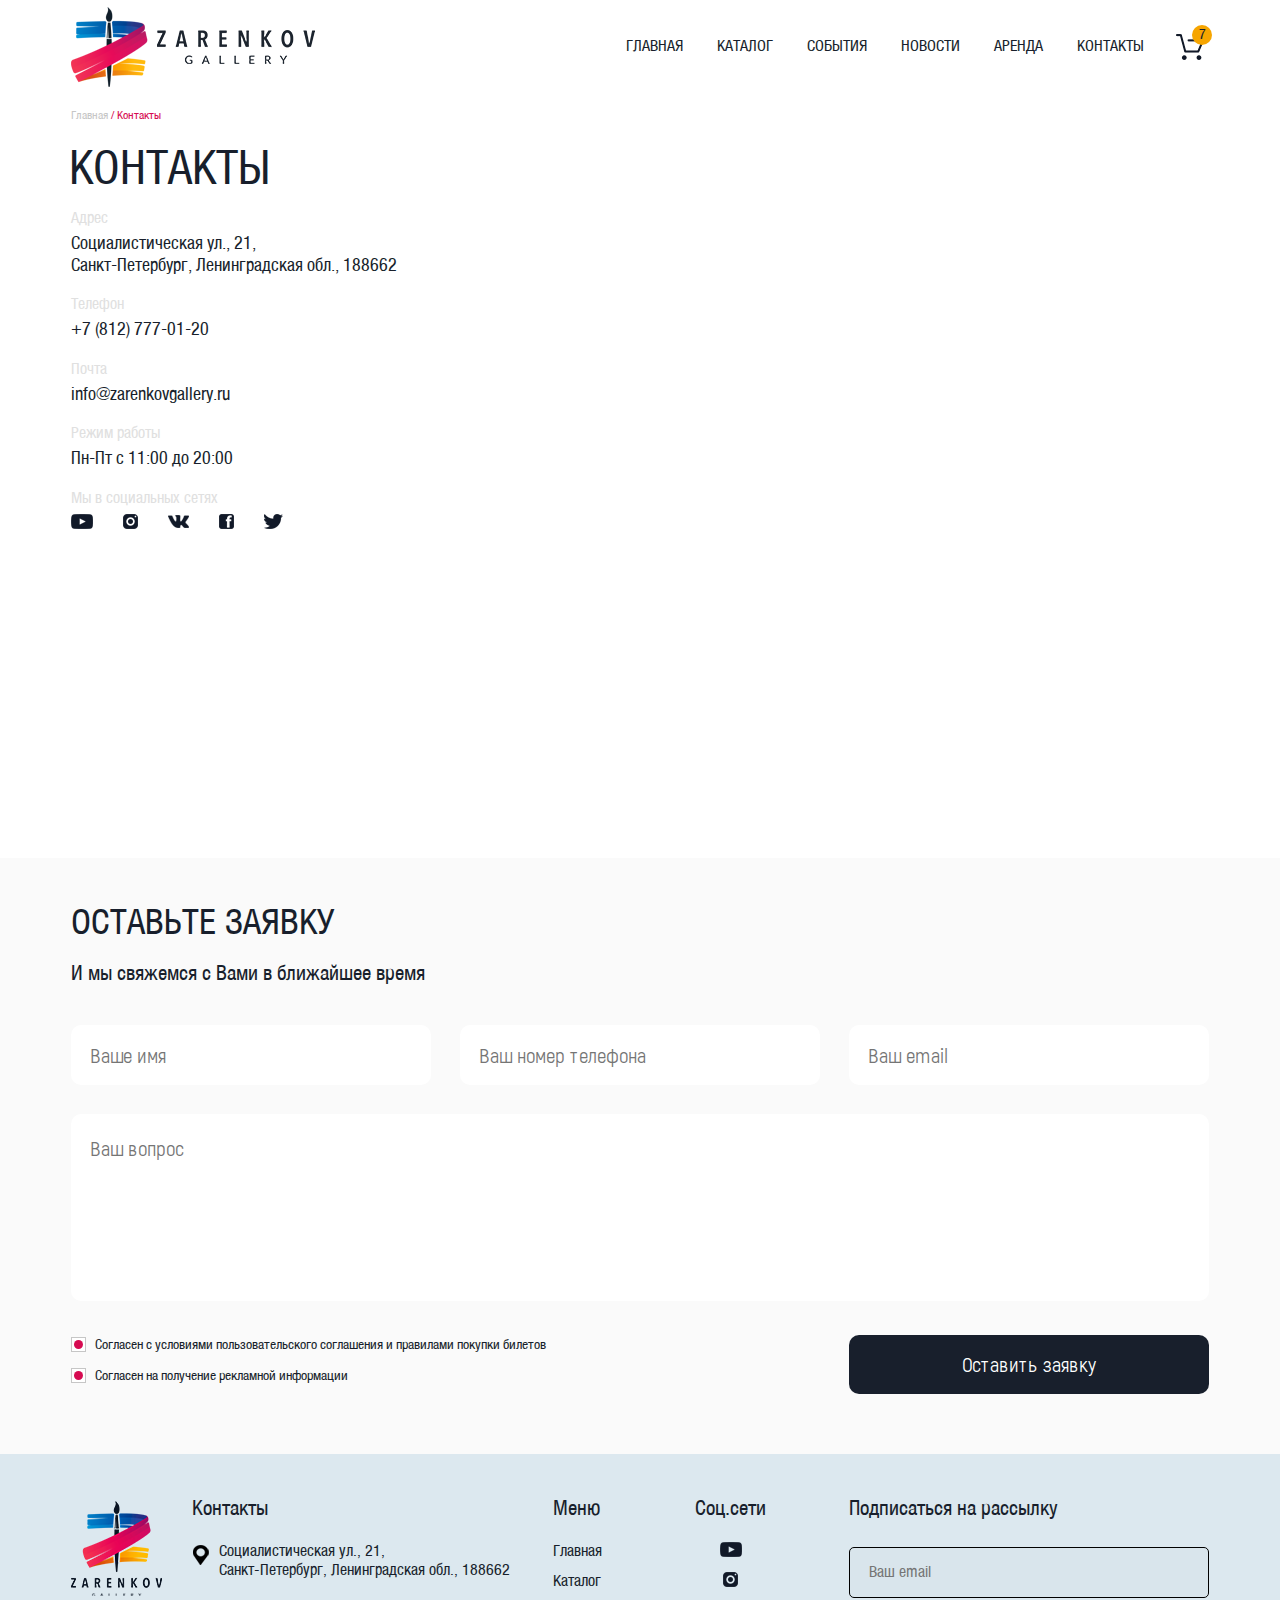
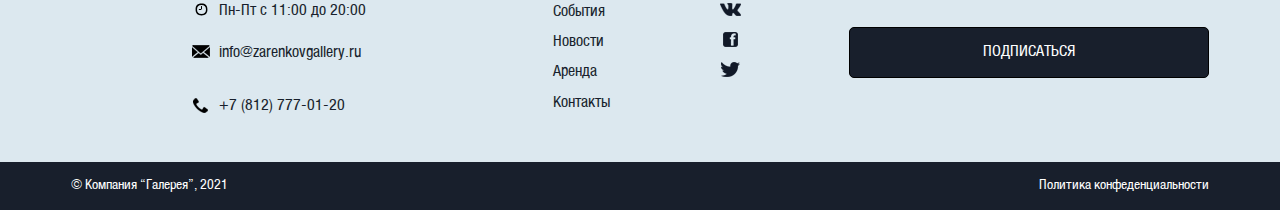
<file: contacts.html>
<!DOCTYPE html>
<html lang="ru">

<head>
	<meta charset="UTF-8">
	<meta http-equiv="X-UA-Compatible" content="IE=edge">
	<meta name="viewport" content="width=device-width, initial-scale=1.0, user-scalable=no">
	<title>Контакты</title>
	<link rel="stylesheet" href="css/style.css">
	<link rel="stylesheet" href="css/swiper-bundle.min.css">
</head>

<body>
	<div class="wrapper">
		<header class="header">
	<div class="header__container">
		<div class="header__content">
			<div class="header__logo">
				<img src="img/header-logo.png" alt="">
			</div>
			<div class="header__links">
				<nav class="header__nav nav">
					<ul class="nav__list">
						<li class="nav__item"><a href="index.html" class="nav__link">Главная</a></li>
						<li class="nav__item"><a href="#" class="nav__link">Каталог</a></li>
						<li class="nav__item"><a href="events.html" class="nav__link">События</a></li>
						<li class="nav__item"><a href="news.html" class="nav__link">Новости</a></li>
						<li class="nav__item"><a href="#" class="nav__link">Аренда</a></li>
						<li class="nav__item"><a href="contacts.html" class="nav__link">Контакты</a></li>
					</ul>
				</nav>
				<div class="header__basket">
					<a href="#"><img src="img/icons/basket.svg" alt=""><span>7</span></a>
				</div>
				<div class="header__burger">
				</div>
			</div>
		</div>
	</div>
</header>
		<main>
			<section class="contacts">
				<div class="contacts__container container">
					<div class="contacts__content">
						<div class="contacts__url"><a href="index.html">Главная</a> / Контакты</div>
						<div class="contacts__row">
							<div class="contacts__body">
								<h1 class="contacts__title">Контакты</h1>
								<div class="contacts__item">
									<p class="contacts__label">Адрес</p>
									<p class="contacts__value">Социалистическая ул., 21,<br>
										Санкт-Петербург, Ленинградская обл., 188662</p>
								</div>
								<div class="contacts__item">
									<p class="contacts__label">Телефон</p>
									<a class="contacts__value" href="tel:+78127770120">+7 (812) 777-01-20</a>
								</div>
								<div class="contacts__item">
									<p class="contacts__label">Почта</p>
									<a class="contacts__value" href="mailto:info@zarenkovgallery.ru">info@zarenkovgallery.ru</a>
								</div>
								<div class="contacts__item">
									<p class="contacts__label">Режим работы</p>
									<p class="contacts__value">Пн-Пт с 11:00 до 20:00</p>
								</div>
								<div class="contacts__item contacts-social">
									<p class="contacts__label">Мы в социальных сетях</p>
									<ul class="contacts-social__list ">
										<li class="contacts-social__item footer-social__item">
											<a href="#" class="footer-social__link"></a>
										</li>
										<li class="contacts-social__item footer-social__item">
											<a href="#" class="footer-social__link"></a>
										</li>
										<li class="contacts-social__item footer-social__item">
											<a href="#" class="footer-social__link"></a>
										</li>
										<li class="contacts-social__item footer-social__item">
											<a href="#" class="footer-social__link"></a>
										</li>
										<li class="contacts-social__item footer-social__item">
											<a href="#" class="footer-social__link"></a>
										</li>
									</ul>
								</div>
							</div>
							<div class="contacts__map" id="map"></div>
						</div>
					</div>
				</div>
			</section>
			<section class="contacts-form">
				<div class="contacts-form__container container">
					<div class="contacts-form__content">
						<h2 class="contacts-form__title title">Оставьте заявку</h2>
						<p class="contacts-form__subtitle">И мы свяжемся с Вами в ближайшее время</p>
						<div class="contacts-form__form">
							<form name="contacts__form" id="contacts-form">
								<div class="contacts-form__row">
									<input type="text" name="name" placeholder="Ваше имя" class="contacts-name only-letter-rus">
									<input type="tel" name="телефон" placeholder="Ваш номер телефона"
										class="contacts-tel only-number">
									<input type="text" name="email" placeholder="Ваш email" class="contacts-email only-eng">
								</div>
								<textarea class="contacts-form__textarea" name="question" rows="5"
									placeholder="Ваш вопрос"></textarea>
								<div class="contacts-form__bottom">
									<div class="contacts-form__checkboxes">
										<input type="checkbox" name="agree-rules" id="agree-rules" checked>
										<label for="agree-rules" class="contacts-form__label">Согласен с условиями
											пользовательского соглашения и правилами покупки билетов</label>
										<input type="checkbox" name="agree-info" id="agree-info" checked>
										<label for="agree-info" class="contacts-form__label">Согласен на получение рекламной
											информации</label>
									</div>
									<button class="contacts-form__btn">Оставить заявку</button>
								</div>
							</form>
						</div>
					</div>
				</div>
			</section>
		</main>
		<footer class="footer">
	<div class="footer__top footer-top">
		<div class="footer-top__container container">
			<div class="footer-top__content">
				<div class="footer-top__logo">
					<img src="img/footer_logo.png" class="footer-desktop-img" alt="">
					<img src="img/header-logo.png" class="footer-mobile-img" alt="">
				</div>
				<div class="footer-top__contacts footer-contacts">
					<h3 class="footer-contacts__title">Контакты</h3>
					<p class="footer-contacts__item footer-contacts__adress">Социалистическая ул., 21,<br>
						Санкт-Петербург, Ленинградская обл., 188662</p>
					<p class="footer-contacts__item footer-contacts__time">Пн-Пт с 11:00 до 20:00</p>
					<a href="mailto:info@zarenkovgallery.ru"
						class="footer-contacts__item footer-contacts__email">info@zarenkovgallery.ru</a>
					<a href="tel:+78127770120" class="footer-contacts__item footer-contacts__phone">+7 (812) 777-01-20</a>
				</div>
				<div class="footer-top__menu footer-menu">
					<h3 class="footer-menu__title">Меню</h3>
					<ul class="footer-menu__list">
						<li class="footer-menu__item"><a href="index.html" class="footer-menu__link">Главная</a></li>
						<li class="footer-menu__item"><a href="#" class="footer-menu__link">Каталог</a></li>
						<li class="footer-menu__item"><a href="events.html" class="footer-menu__link">События</a></li>
						<li class="footer-menu__item"><a href="news.html" class="footer-menu__link">Новости</a></li>
						<li class="footer-menu__item"><a href="#" class="footer-menu__link">Аренда</a></li>
						<li class="footer-menu__item"><a href="contacts.html" class="footer-menu__link">Контакты</a></li>
					</ul>
				</div>
				<div class="footer-top__social footer-social">
					<h3 class="footer-social__title">Соц.сети</h3>
					<ul class="footer-social__list">
						<li class="footer-social__item">
							<a href="#" class="footer-social__link"></a>
						</li>
						<li class="footer-social__item">
							<a href="#" class="footer-social__link"></a>
						</li>
						<li class="footer-social__item">
							<a href="#" class="footer-social__link"></a>
						</li>
						<li class="footer-social__item">
							<a href="#" class="footer-social__link"></a>
						</li>
						<li class="footer-social__item">
							<a href="#" class="footer-social__link"></a>
						</li>
					</ul>
				</div>
				<div class="footer-top__form footer-form">
					<form name="footer-form" class="footer-form-form">
						<h3 class="footer-form__title">Подписаться на рассылку</h3>
						<input type="text" name="email" class="footer-email only-eng" placeholder="Ваш email">
						<button class="footer-form__btn">Подписаться</button>
					</form>
				</div>
			</div>
		</div>
	</div>
	<div class="footer__bottom footer-bottom">
		<div class="footer-bottom__container container">
			<div class="footer-bottom__content">
				<p class="footer-bottom__copyright">© Компания “Галерея”, 2021</p>
				<a href="#" class="footer-bottom__link">Политика конфеденциальности</a>
			</div>
		</div>
	</div>
	<div class="footer-popup popup">
		<div class="footer-popup__body popup__body">
			<span class="footer-popup__close popup__close"></span>
			<h2 class="footer-popup__title popup__title">Сообщение отправлено</h2>
			<p class="footer-popup__text popup__text">Спасибо за заказ. менеджер свяжется с вами
				в ближайшее время</p>
		</div>
	</div>
</footer>
		<div class="contacts-popup popup">
			<div class="contacts-popup__body popup__body">
				<span class="contacts-popup__close popup__close"></span>
				<h2 class="contacts-popup__title popup__title">Сообщение отправлено</h2>
				<p class="contacts-popup__text popup__text">Спасибо за заказ. менеджер свяжется с вами
					в ближайшее время</p>
			</div>
		</div>
	</div>
	<script src="js/swiper-bundle.min.js"></script>
	<script src="js/contacts.js"></script>
</body>

</html>
</file>
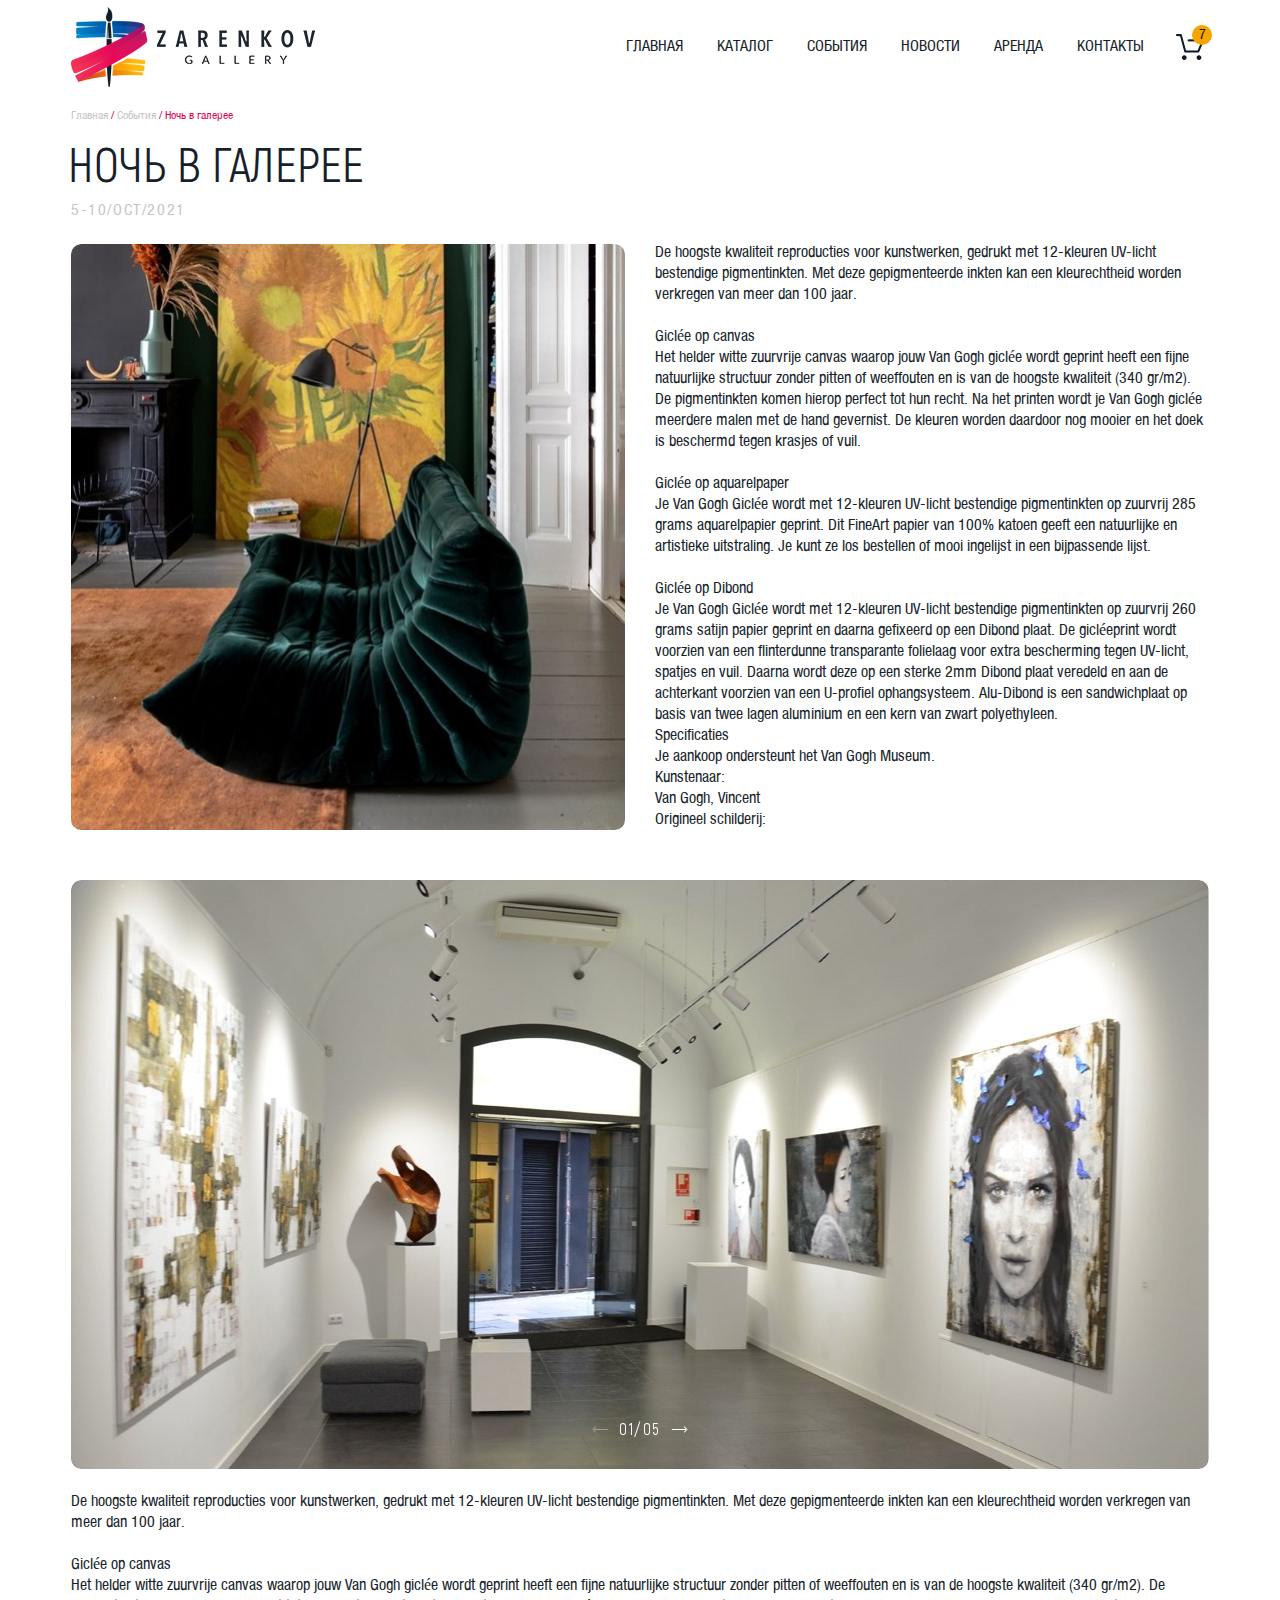
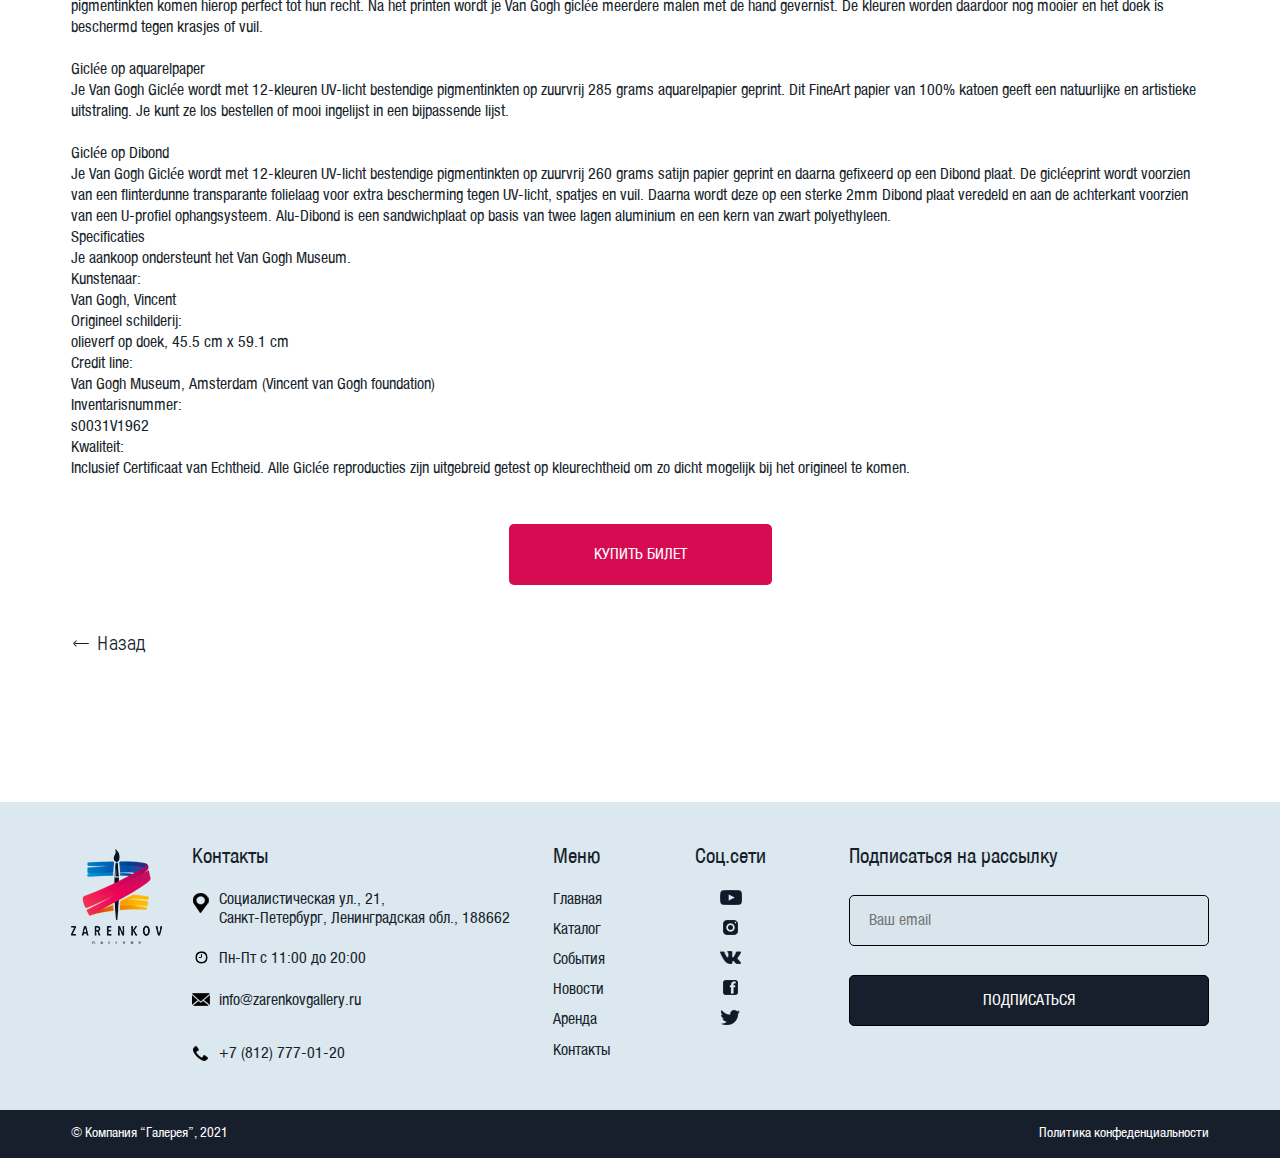
<file: event.html>
<!DOCTYPE html>
<html lang="ru">

<head>
	<meta charset="UTF-8">
	<meta http-equiv="X-UA-Compatible" content="IE=edge">
	<meta name="viewport" content="width=device-width, initial-scale=1.0, user-scalable=no">
	<title>Событие</title>
	<link rel="stylesheet" href="css/style.css">
	<link rel="stylesheet" href="css/swiper-bundle.min.css">
</head>

<body>
	<div class="wrapper">
		<header class="header">
	<div class="header__container">
		<div class="header__content">
			<div class="header__logo">
				<img src="img/header-logo.png" alt="">
			</div>
			<div class="header__links">
				<nav class="header__nav nav">
					<ul class="nav__list">
						<li class="nav__item"><a href="index.html" class="nav__link">Главная</a></li>
						<li class="nav__item"><a href="#" class="nav__link">Каталог</a></li>
						<li class="nav__item"><a href="events.html" class="nav__link">События</a></li>
						<li class="nav__item"><a href="news.html" class="nav__link">Новости</a></li>
						<li class="nav__item"><a href="#" class="nav__link">Аренда</a></li>
						<li class="nav__item"><a href="contacts.html" class="nav__link">Контакты</a></li>
					</ul>
				</nav>
				<div class="header__basket">
					<a href="#"><img src="img/icons/basket.svg" alt=""><span>7</span></a>
				</div>
				<div class="header__burger">
				</div>
			</div>
		</div>
	</div>
</header>
		<main class="event">
			<section class="event-top">
				<div class="event-top__container container">
					<div class="event-top__content">
						<div class="event-top__url">
							<a href="index.html">Главная</a> / <a href="events.html">События</a> / Ночь в галерее
						</div>
						<h1 class="event-top__title">Ночь в галерее</h1>
						<p class="event-top__date">5-10/oct/2021</p>
						<div class="event-top__row">
							<div class="event-top__img">
								<img src="img/event/event_img.jpg" alt="">
							</div>
							<div class="event-top__texts">
								<p class="event-top__text">
									De hoogste kwaliteit reproducties voor kunstwerken, gedrukt met 12-kleuren UV-licht
									bestendige pigmentinkten. Met deze
									gepigmenteerde inkten kan een kleurechtheid worden verkregen van meer dan 100 jaar.</p>
								<p class="event-top__text">
									Giclée op canvas<br>
									Het helder witte zuurvrije canvas waarop jouw Van Gogh giclée wordt geprint heeft een fijne
									natuurlijke structuur zonder
									pitten of weeffouten en is van de hoogste kwaliteit (340 gr/m2). De pigmentinkten komen
									hierop perfect tot hun recht. Na
									het printen wordt je Van Gogh giclée meerdere malen met de hand gevernist. De kleuren worden
									daardoor nog mooier en het
									doek is beschermd tegen krasjes of vuil.</p>
								<p class="event-top__text">
									Giclée op aquarelpaper<br>
									Je Van Gogh Giclée wordt met 12-kleuren UV-licht bestendige pigmentinkten op zuurvrij 285
									grams aquarelpapier geprint.
									Dit FineArt papier van 100% katoen geeft een natuurlijke en artistieke uitstraling. Je kunt
									ze los bestellen of mooi
									ingelijst in een bijpassende lijst.</p>
								<p class="event-top__text">
									Giclée op Dibond<br>
									Je Van Gogh Giclée wordt met 12-kleuren UV-licht bestendige pigmentinkten op zuurvrij 260
									grams satijn papier geprint en
									daarna gefixeerd op een Dibond plaat. De gicléeprint wordt voorzien van een flinterdunne
									transparante folielaag voor
									extra bescherming tegen UV-licht, spatjes en vuil. Daarna wordt deze op een sterke 2mm Dibond
									plaat veredeld en aan de
									achterkant voorzien van een U-profiel ophangsysteem. Alu-Dibond is een sandwichplaat op basis
									van twee lagen aluminium
									en een kern van zwart polyethyleen.<br>
									Specificaties<br>
									Je aankoop ondersteunt het Van Gogh Museum.<br>
									Kunstenaar:<br>
									Van Gogh, Vincent<br>
									Origineel schilderij:</p>
								</p>
							</div>
						</div>
					</div>
				</div>
			</section>
			<section class="event-bottom">
				<div class="event-bottom__container container">
					<div class="event-bottom__content">
						<div class="event-bottom__slider event-slider swiper-container">
							<div class="event-slider__controls">
								<div class="event-slider__btn-prev swiper-button-prev"></div>
								<div class="event-slider__pagination swiper-pagination"></div>
								<div class="event-slider__btn-next swiper-button-next"></div>
							</div>
							<div class="event-slider__wrapper swiper-wrapper">
								<div class="event-slider__slide event-slide swiper-slide">
									<div class="event-slide__img">
										<img src="img/event/event_slider_img.jpg" alt="">
									</div>
								</div>
								<div class="event-slider__slide event-slide swiper-slide">
									<div class="event-slide__img">
										<img src="img/event/event_slider_img.jpg" alt="">
									</div>
								</div>
								<div class="event-slider__slide event-slide swiper-slide">
									<div class="event-slide__img">
										<img src="img/event/event_slider_img.jpg" alt="">
									</div>
								</div>
								<div class="event-slider__slide event-slide swiper-slide">
									<div class="event-slide__img">
										<img src="img/event/event_slider_img.jpg" alt="">
									</div>
								</div>
								<div class="event-slider__slide event-slide swiper-slide">
									<div class="event-slide__img">
										<img src="img/event/event_slider_img.jpg" alt="">
									</div>
								</div>
							</div>
						</div>
						<div class="event-bottom__texts">
							<p class="event-bottom__text">
								De hoogste kwaliteit reproducties voor kunstwerken, gedrukt met 12-kleuren UV-licht bestendige
								pigmentinkten. Met deze
								gepigmenteerde inkten kan een kleurechtheid worden verkregen van meer dan 100 jaar.</p>
							<p class="event-bottom__text">
								Giclée op canvas<br>
								Het helder witte zuurvrije canvas waarop jouw Van Gogh giclée wordt geprint heeft een fijne
								natuurlijke structuur zonder
								pitten of weeffouten en is van de hoogste kwaliteit (340 gr/m2). De pigmentinkten komen hierop
								perfect tot hun recht. Na
								het printen wordt je Van Gogh giclée meerdere malen met de hand gevernist. De kleuren worden
								daardoor nog mooier en het
								doek is beschermd tegen krasjes of vuil.</p>
							<p class="event-bottom__text">
								Giclée op aquarelpaper<br>
								Je Van Gogh Giclée wordt met 12-kleuren UV-licht bestendige pigmentinkten op zuurvrij 285 grams
								aquarelpapier geprint.
								Dit FineArt papier van 100% katoen geeft een natuurlijke en artistieke uitstraling. Je kunt ze
								los bestellen of mooi
								ingelijst in een bijpassende lijst.</p>
							<p class="event-bottom__text">
								Giclée op Dibond<br>
								Je Van Gogh Giclée wordt met 12-kleuren UV-licht bestendige pigmentinkten op zuurvrij 260 grams
								satijn papier geprint en
								daarna gefixeerd op een Dibond plaat. De gicléeprint wordt voorzien van een flinterdunne
								transparante folielaag voor
								extra bescherming tegen UV-licht, spatjes en vuil. Daarna wordt deze op een sterke 2mm Dibond
								plaat veredeld en aan de
								achterkant voorzien van een U-profiel ophangsysteem. Alu-Dibond is een sandwichplaat op basis
								van twee lagen aluminium
								en een kern van zwart polyethyleen.<br>
								Specificaties<br>
								Je aankoop ondersteunt het Van Gogh Museum.<br>
								Kunstenaar:<br>
								Van Gogh, Vincent<br>
								Origineel schilderij:<br>
								olieverf op doek, 45.5 cm x 59.1 cm<br>
								Credit line:<br>
								Van Gogh Museum, Amsterdam (Vincent van Gogh foundation)<br>
								Inventarisnummer:<br>
								s0031V1962<br>
								Kwaliteit:<br>
								Inclusief Certificaat van Echtheid. Alle Giclée reproducties zijn uitgebreid getest op
								kleurechtheid om zo dicht
								mogelijk bij het origineel te komen.</p>
							</p>
						</div>
						<a class="event-bottom__btn" href="buy-ticket.html">Купить билет</a>
						<a href="events.html" class="event-bottom__link">Назад</a>
					</div>
				</div>
			</section>
		</main>
		<footer class="footer">
	<div class="footer__top footer-top">
		<div class="footer-top__container container">
			<div class="footer-top__content">
				<div class="footer-top__logo">
					<img src="img/footer_logo.png" class="footer-desktop-img" alt="">
					<img src="img/header-logo.png" class="footer-mobile-img" alt="">
				</div>
				<div class="footer-top__contacts footer-contacts">
					<h3 class="footer-contacts__title">Контакты</h3>
					<p class="footer-contacts__item footer-contacts__adress">Социалистическая ул., 21,<br>
						Санкт-Петербург, Ленинградская обл., 188662</p>
					<p class="footer-contacts__item footer-contacts__time">Пн-Пт с 11:00 до 20:00</p>
					<a href="mailto:info@zarenkovgallery.ru"
						class="footer-contacts__item footer-contacts__email">info@zarenkovgallery.ru</a>
					<a href="tel:+78127770120" class="footer-contacts__item footer-contacts__phone">+7 (812) 777-01-20</a>
				</div>
				<div class="footer-top__menu footer-menu">
					<h3 class="footer-menu__title">Меню</h3>
					<ul class="footer-menu__list">
						<li class="footer-menu__item"><a href="index.html" class="footer-menu__link">Главная</a></li>
						<li class="footer-menu__item"><a href="#" class="footer-menu__link">Каталог</a></li>
						<li class="footer-menu__item"><a href="events.html" class="footer-menu__link">События</a></li>
						<li class="footer-menu__item"><a href="news.html" class="footer-menu__link">Новости</a></li>
						<li class="footer-menu__item"><a href="#" class="footer-menu__link">Аренда</a></li>
						<li class="footer-menu__item"><a href="contacts.html" class="footer-menu__link">Контакты</a></li>
					</ul>
				</div>
				<div class="footer-top__social footer-social">
					<h3 class="footer-social__title">Соц.сети</h3>
					<ul class="footer-social__list">
						<li class="footer-social__item">
							<a href="#" class="footer-social__link"></a>
						</li>
						<li class="footer-social__item">
							<a href="#" class="footer-social__link"></a>
						</li>
						<li class="footer-social__item">
							<a href="#" class="footer-social__link"></a>
						</li>
						<li class="footer-social__item">
							<a href="#" class="footer-social__link"></a>
						</li>
						<li class="footer-social__item">
							<a href="#" class="footer-social__link"></a>
						</li>
					</ul>
				</div>
				<div class="footer-top__form footer-form">
					<form name="footer-form" class="footer-form-form">
						<h3 class="footer-form__title">Подписаться на рассылку</h3>
						<input type="text" name="email" class="footer-email only-eng" placeholder="Ваш email">
						<button class="footer-form__btn">Подписаться</button>
					</form>
				</div>
			</div>
		</div>
	</div>
	<div class="footer__bottom footer-bottom">
		<div class="footer-bottom__container container">
			<div class="footer-bottom__content">
				<p class="footer-bottom__copyright">© Компания “Галерея”, 2021</p>
				<a href="#" class="footer-bottom__link">Политика конфеденциальности</a>
			</div>
		</div>
	</div>
	<div class="footer-popup popup">
		<div class="footer-popup__body popup__body">
			<span class="footer-popup__close popup__close"></span>
			<h2 class="footer-popup__title popup__title">Сообщение отправлено</h2>
			<p class="footer-popup__text popup__text">Спасибо за заказ. менеджер свяжется с вами
				в ближайшее время</p>
		</div>
	</div>
</footer>
	</div>
	<script src="js/swiper-bundle.min.js"></script>
	<script src="js/event.js"></script>
</body>

</html>
</file>
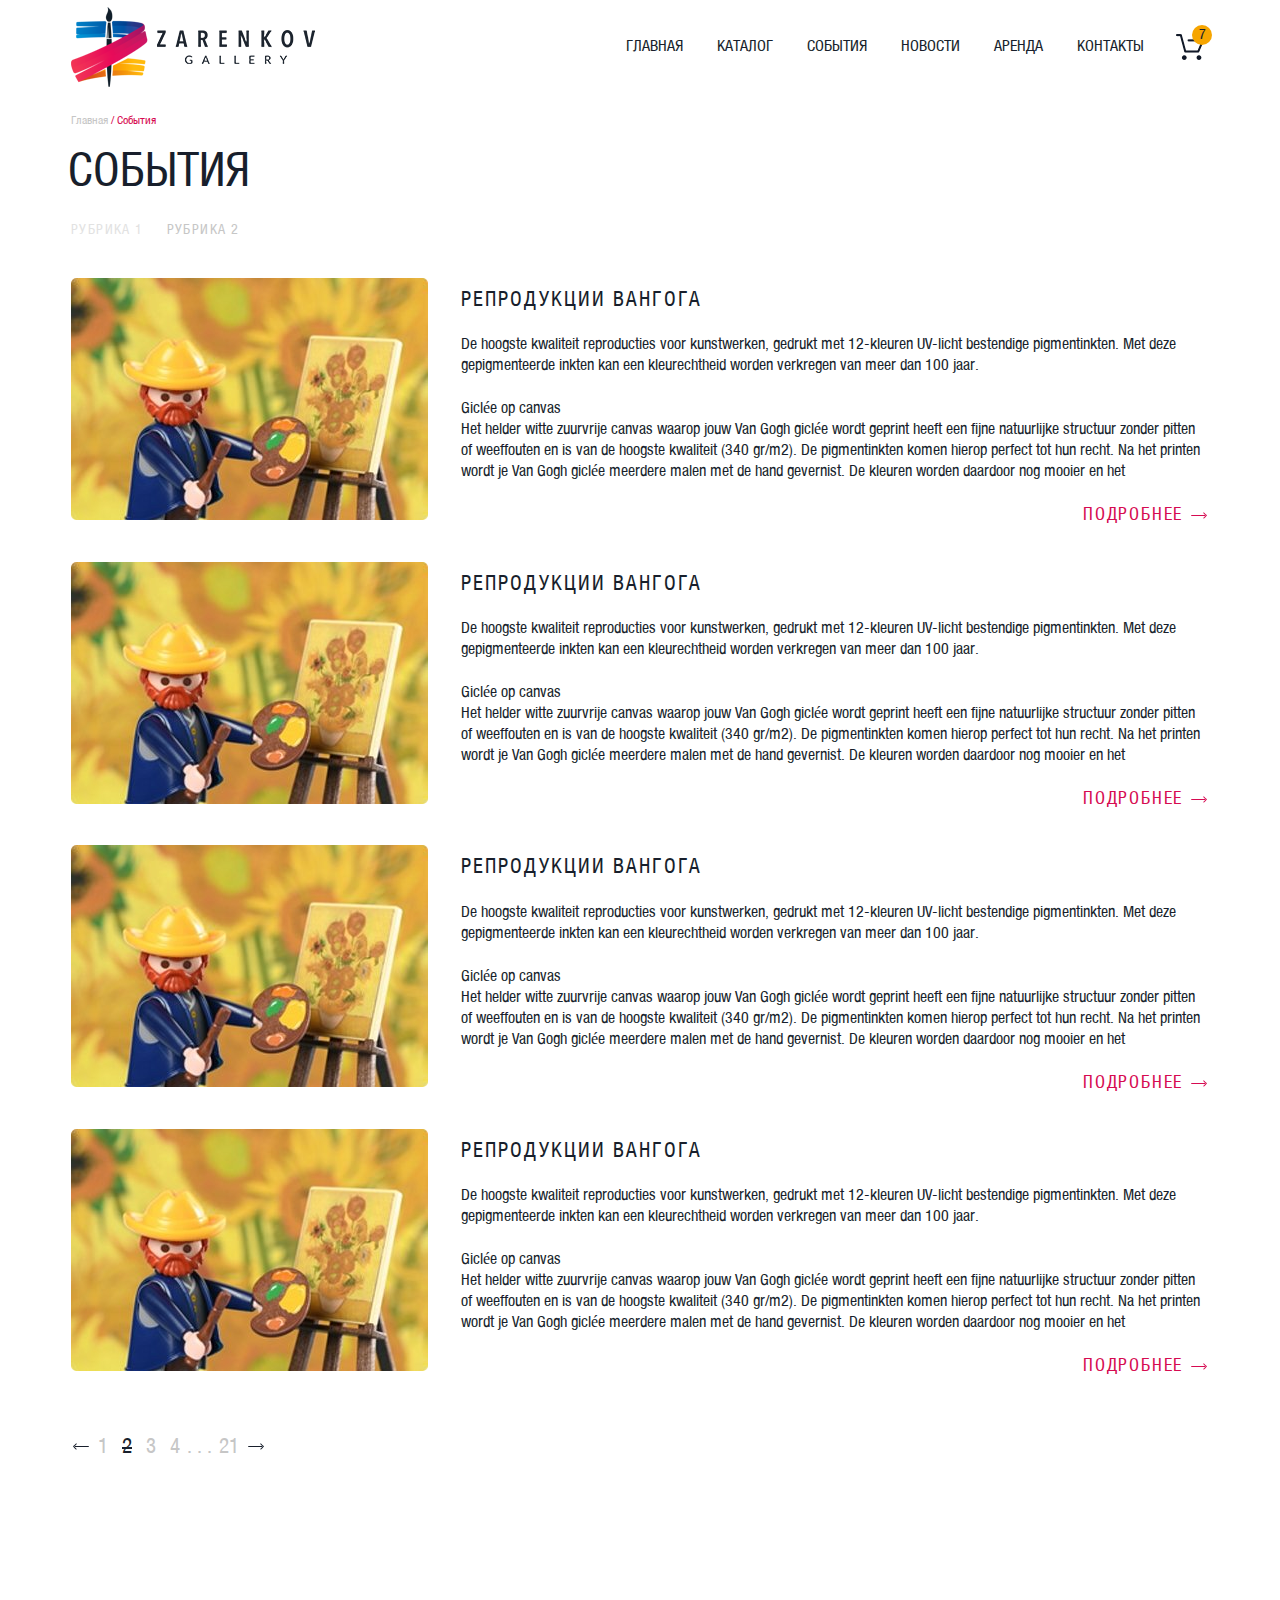
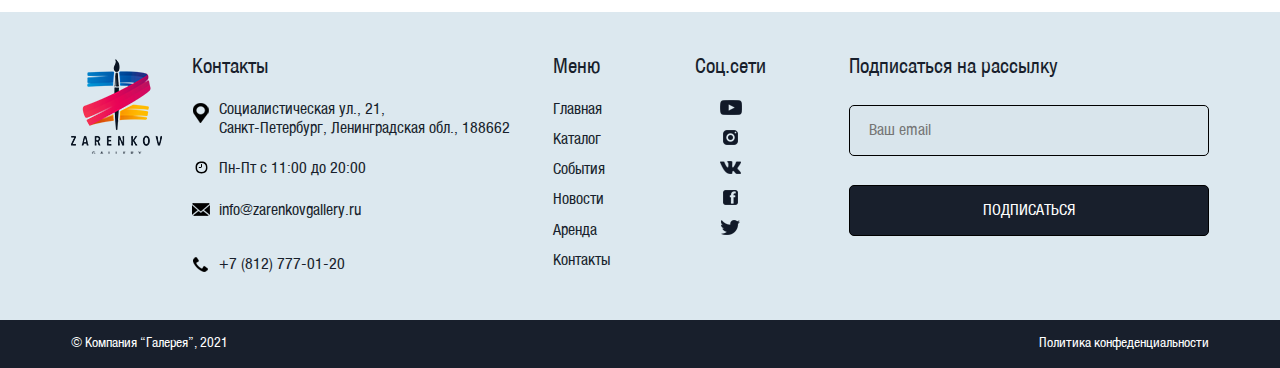
<file: events.html>
<!DOCTYPE html>
<html lang="ru">

<head>
	<meta charset="UTF-8">
	<meta http-equiv="X-UA-Compatible" content="IE=edge">
	<meta name="viewport" content="width=device-width, initial-scale=1.0, user-scalable=no">
	<title>События</title>
	<link rel="stylesheet" href="css/style.css">
	<link rel="stylesheet" href="css/swiper-bundle.min.css">
</head>

<body>
	<div class="wrapper">
		<header class="header">
	<div class="header__container">
		<div class="header__content">
			<div class="header__logo">
				<img src="img/header-logo.png" alt="">
			</div>
			<div class="header__links">
				<nav class="header__nav nav">
					<ul class="nav__list">
						<li class="nav__item"><a href="index.html" class="nav__link">Главная</a></li>
						<li class="nav__item"><a href="#" class="nav__link">Каталог</a></li>
						<li class="nav__item"><a href="events.html" class="nav__link">События</a></li>
						<li class="nav__item"><a href="news.html" class="nav__link">Новости</a></li>
						<li class="nav__item"><a href="#" class="nav__link">Аренда</a></li>
						<li class="nav__item"><a href="contacts.html" class="nav__link">Контакты</a></li>
					</ul>
				</nav>
				<div class="header__basket">
					<a href="#"><img src="img/icons/basket.svg" alt=""><span>7</span></a>
				</div>
				<div class="header__burger">
				</div>
			</div>
		</div>
	</div>
</header>
		<main>
			<section class="events">
				<div class="events__container container">
					<div class="events__content">
						<div class="events__url"><a href="index.html">Главная</a> / События</div>
						<h1 class="events__title">События</h1>
						<div class="events__tabs">
							<button class="events__tab show-heading-btn disabled-btn">Рубрика 1</button>
							<button class="events__tab show-heading-btn">Рубрика 2</button>
						</div>
						<div class="events__heading heading show-heading">
							<div class="heading__items">
								<div class="heading__item heading-item">
									<div class="heading-item__img">
										<img src="img/events/events_img.jpg" alt="">
									</div>
									<div class="heading-item__texts">
										<h2 class="heading-item__title">Репродукции вангога</h2>
										<p class="heading-item__text">
											De hoogste kwaliteit reproducties voor kunstwerken, gedrukt met 12-kleuren UV-licht
											bestendige pigmentinkten. Met deze
											gepigmenteerde inkten kan een kleurechtheid worden verkregen van meer dan 100 jaar.</p>
										<p class="heading-item__text">
											Giclée op canvas<br>
											Het helder witte zuurvrije canvas waarop jouw Van Gogh giclée wordt geprint heeft een
											fijne natuurlijke structuur zonder
											pitten of weeffouten en is van de hoogste kwaliteit (340 gr/m2). De pigmentinkten komen
											hierop perfect tot hun recht. Na
											het printen wordt je Van Gogh giclée meerdere malen met de hand gevernist. De kleuren
											worden daardoor nog mooier en het
										</p>
										<a href="event.html" class="heading-item__link">Подробнее</a>
									</div>
								</div>
								<div class="heading__item heading-item">
									<div class="heading-item__img">
										<img src="img/events/events_img.jpg" alt="">
									</div>
									<div class="heading-item__texts">
										<h2 class="heading-item__title">Репродукции вангога</h2>
										<p class="heading-item__text">
											De hoogste kwaliteit reproducties voor kunstwerken, gedrukt met 12-kleuren UV-licht
											bestendige pigmentinkten. Met deze
											gepigmenteerde inkten kan een kleurechtheid worden verkregen van meer dan 100 jaar.</p>
										<p class="heading-item__text">
											Giclée op canvas<br>
											Het helder witte zuurvrije canvas waarop jouw Van Gogh giclée wordt geprint heeft een
											fijne natuurlijke structuur zonder
											pitten of weeffouten en is van de hoogste kwaliteit (340 gr/m2). De pigmentinkten komen
											hierop perfect tot hun recht. Na
											het printen wordt je Van Gogh giclée meerdere malen met de hand gevernist. De kleuren
											worden daardoor nog mooier en het
										</p>
										<a href="event.html" class="heading-item__link">Подробнее</a>
									</div>
								</div>
								<div class="heading__item heading-item">
									<div class="heading-item__img">
										<img src="img/events/events_img.jpg" alt="">
									</div>
									<div class="heading-item__texts">
										<h2 class="heading-item__title">Репродукции вангога</h2>
										<p class="heading-item__text">
											De hoogste kwaliteit reproducties voor kunstwerken, gedrukt met 12-kleuren UV-licht
											bestendige pigmentinkten. Met deze
											gepigmenteerde inkten kan een kleurechtheid worden verkregen van meer dan 100 jaar.</p>
										<p class="heading-item__text">
											Giclée op canvas<br>
											Het helder witte zuurvrije canvas waarop jouw Van Gogh giclée wordt geprint heeft een
											fijne natuurlijke structuur zonder
											pitten of weeffouten en is van de hoogste kwaliteit (340 gr/m2). De pigmentinkten komen
											hierop perfect tot hun recht. Na
											het printen wordt je Van Gogh giclée meerdere malen met de hand gevernist. De kleuren
											worden daardoor nog mooier en het
										</p>
										<a href="event.html" class="heading-item__link">Подробнее</a>
									</div>
								</div>
								<div class="heading__item heading-item">
									<div class="heading-item__img">
										<img src="img/events/events_img.jpg" alt="">
									</div>
									<div class="heading-item__texts">
										<h2 class="heading-item__title">Репродукции вангога</h2>
										<p class="heading-item__text">
											De hoogste kwaliteit reproducties voor kunstwerken, gedrukt met 12-kleuren UV-licht
											bestendige pigmentinkten. Met deze
											gepigmenteerde inkten kan een kleurechtheid worden verkregen van meer dan 100 jaar.</p>
										<p class="heading-item__text">
											Giclée op canvas<br>
											Het helder witte zuurvrije canvas waarop jouw Van Gogh giclée wordt geprint heeft een
											fijne natuurlijke structuur zonder
											pitten of weeffouten en is van de hoogste kwaliteit (340 gr/m2). De pigmentinkten komen
											hierop perfect tot hun recht. Na
											het printen wordt je Van Gogh giclée meerdere malen met de hand gevernist. De kleuren
											worden daardoor nog mooier en het
										</p>
										<a href="event.html" class="heading-item__link">Подробнее</a>
									</div>
								</div>
							</div>
							<div class="events-pagination news__pagination news-pagination">
								<ul class="events-pagination__list news-pagination__list">
									<li class="events-pagination__item news-pagination__item">
										<a href="#" class="events-pagination__link news-pagination__link previous-page"></a>
									</li>
									<li class="events-pagination__item news-pagination__item">
										<a href="#" class="events-pagination__link news-pagination__link">1</a>
									</li>
									<li class="events-pagination__item news-pagination__item">
										<a href="#" class="events-pagination__link news-pagination__link active-link">2</a>
									</li>
									<li class="events-pagination__item news-pagination__item">
										<a href="#" class="events-pagination__link news-pagination__link">3</a>
									</li>
									<li class="events-pagination__item news-pagination__item">
										<a href="#" class="events-pagination__link news-pagination__link">4</a>
									</li>
									<li class="events-pagination__item news-pagination__item">
										<span>. . .</span>
									</li>
									<li class="events-pagination__item news-pagination__item">
										<a href="#" class="events-pagination__link news-pagination__link">21</a>
									</li>
									<li class="events-pagination__item news-pagination__item">
										<a href="#" class="events-pagination__link news-pagination__link next-page"></a>
									</li>
								</ul>
							</div>
						</div>
						<div class="events__heading heading">
							<div class="heading__items">
								<div class="heading__item heading-item">
									<div class="heading-item__img">
										<img src="img/events/events_img.jpg" alt="">
									</div>
									<div class="heading-item__texts">
										<h2 class="heading-item__title">Репродукции вангога другая рубрика</h2>
										<p class="heading-item__text">
											De hoogste kwaliteit reproducties voor kunstwerken, gedrukt met 12-kleuren UV-licht
											bestendige pigmentinkten. Met deze
											gepigmenteerde inkten kan een kleurechtheid worden verkregen van meer dan 100 jaar.</p>
										<p class="heading-item__text">
											Giclée op canvas<br>
											Het helder witte zuurvrije canvas waarop jouw Van Gogh giclée wordt geprint heeft een
											fijne natuurlijke structuur zonder
											pitten of weeffouten en is van de hoogste kwaliteit (340 gr/m2). De pigmentinkten komen
											hierop perfect tot hun recht. Na
											het printen wordt je Van Gogh giclée meerdere malen met de hand gevernist. De kleuren
											worden daardoor nog mooier en het
										</p>
										<a href="event.html" class="heading-item__link">Подробнее</a>
									</div>
								</div>
								<div class="heading__item heading-item">
									<div class="heading-item__img">
										<img src="img/events/events_img.jpg" alt="">
									</div>
									<div class="heading-item__texts">
										<h2 class="heading-item__title">Репродукции вангога</h2>
										<p class="heading-item__text">
											De hoogste kwaliteit reproducties voor kunstwerken, gedrukt met 12-kleuren UV-licht
											bestendige pigmentinkten. Met deze
											gepigmenteerde inkten kan een kleurechtheid worden verkregen van meer dan 100 jaar.</p>
										<p class="heading-item__text">
											Giclée op canvas<br>
											Het helder witte zuurvrije canvas waarop jouw Van Gogh giclée wordt geprint heeft een
											fijne natuurlijke structuur zonder
											pitten of weeffouten en is van de hoogste kwaliteit (340 gr/m2). De pigmentinkten komen
											hierop perfect tot hun recht. Na
											het printen wordt je Van Gogh giclée meerdere malen met de hand gevernist. De kleuren
											worden daardoor nog mooier en het
										</p>
										<a href="event.html" class="heading-item__link">Подробнее</a>
									</div>
								</div>
								<div class="heading__item heading-item">
									<div class="heading-item__img">
										<img src="img/events/events_img.jpg" alt="">
									</div>
									<div class="heading-item__texts">
										<h2 class="heading-item__title">Репродукции вангога</h2>
										<p class="heading-item__text">
											De hoogste kwaliteit reproducties voor kunstwerken, gedrukt met 12-kleuren UV-licht
											bestendige pigmentinkten. Met deze
											gepigmenteerde inkten kan een kleurechtheid worden verkregen van meer dan 100 jaar.</p>
										<p class="heading-item__text">
											Giclée op canvas<br>
											Het helder witte zuurvrije canvas waarop jouw Van Gogh giclée wordt geprint heeft een
											fijne natuurlijke structuur zonder
											pitten of weeffouten en is van de hoogste kwaliteit (340 gr/m2). De pigmentinkten komen
											hierop perfect tot hun recht. Na
											het printen wordt je Van Gogh giclée meerdere malen met de hand gevernist. De kleuren
											worden daardoor nog mooier en het
										</p>
										<a href="event.html" class="heading-item__link">Подробнее</a>
									</div>
								</div>
								<div class="heading__item heading-item">
									<div class="heading-item__img">
										<img src="img/events/events_img.jpg" alt="">
									</div>
									<div class="heading-item__texts">
										<h2 class="heading-item__title">Репродукции вангога</h2>
										<p class="heading-item__text">
											De hoogste kwaliteit reproducties voor kunstwerken, gedrukt met 12-kleuren UV-licht
											bestendige pigmentinkten. Met deze
											gepigmenteerde inkten kan een kleurechtheid worden verkregen van meer dan 100 jaar.</p>
										<p class="heading-item__text">
											Giclée op canvas<br>
											Het helder witte zuurvrije canvas waarop jouw Van Gogh giclée wordt geprint heeft een
											fijne natuurlijke structuur zonder
											pitten of weeffouten en is van de hoogste kwaliteit (340 gr/m2). De pigmentinkten komen
											hierop perfect tot hun recht. Na
											het printen wordt je Van Gogh giclée meerdere malen met de hand gevernist. De kleuren
											worden daardoor nog mooier en het
										</p>
										<a href="event.html" class="heading-item__link">Подробнее</a>
									</div>
								</div>
							</div>
							<div class="events-pagination news__pagination news-pagination">
								<ul class="events-pagination__list news-pagination__list">
									<li class="events-pagination__item news-pagination__item">
										<a href="#" class="events-pagination__link news-pagination__link previous-page"></a>
									</li>
									<li class="events-pagination__item news-pagination__item">
										<a href="#" class="events-pagination__link news-pagination__link">1</a>
									</li>
									<li class="events-pagination__item news-pagination__item">
										<a href="#" class="events-pagination__link news-pagination__link active-link">2</a>
									</li>
									<li class="events-pagination__item news-pagination__item">
										<a href="#" class="events-pagination__link news-pagination__link">3</a>
									</li>
									<li class="events-pagination__item news-pagination__item">
										<a href="#" class="events-pagination__link news-pagination__link">4</a>
									</li>
									<li class="events-pagination__item news-pagination__item">
										<span>. . .</span>
									</li>
									<li class="events-pagination__item news-pagination__item">
										<a href="#" class="events-pagination__link news-pagination__link">21</a>
									</li>
									<li class="events-pagination__item news-pagination__item">
										<a href="#" class="events-pagination__link news-pagination__link next-page"></a>
									</li>
								</ul>
							</div>
						</div>
					</div>
				</div>
			</section>
		</main>
		<footer class="footer">
	<div class="footer__top footer-top">
		<div class="footer-top__container container">
			<div class="footer-top__content">
				<div class="footer-top__logo">
					<img src="img/footer_logo.png" class="footer-desktop-img" alt="">
					<img src="img/header-logo.png" class="footer-mobile-img" alt="">
				</div>
				<div class="footer-top__contacts footer-contacts">
					<h3 class="footer-contacts__title">Контакты</h3>
					<p class="footer-contacts__item footer-contacts__adress">Социалистическая ул., 21,<br>
						Санкт-Петербург, Ленинградская обл., 188662</p>
					<p class="footer-contacts__item footer-contacts__time">Пн-Пт с 11:00 до 20:00</p>
					<a href="mailto:info@zarenkovgallery.ru"
						class="footer-contacts__item footer-contacts__email">info@zarenkovgallery.ru</a>
					<a href="tel:+78127770120" class="footer-contacts__item footer-contacts__phone">+7 (812) 777-01-20</a>
				</div>
				<div class="footer-top__menu footer-menu">
					<h3 class="footer-menu__title">Меню</h3>
					<ul class="footer-menu__list">
						<li class="footer-menu__item"><a href="index.html" class="footer-menu__link">Главная</a></li>
						<li class="footer-menu__item"><a href="#" class="footer-menu__link">Каталог</a></li>
						<li class="footer-menu__item"><a href="events.html" class="footer-menu__link">События</a></li>
						<li class="footer-menu__item"><a href="news.html" class="footer-menu__link">Новости</a></li>
						<li class="footer-menu__item"><a href="#" class="footer-menu__link">Аренда</a></li>
						<li class="footer-menu__item"><a href="contacts.html" class="footer-menu__link">Контакты</a></li>
					</ul>
				</div>
				<div class="footer-top__social footer-social">
					<h3 class="footer-social__title">Соц.сети</h3>
					<ul class="footer-social__list">
						<li class="footer-social__item">
							<a href="#" class="footer-social__link"></a>
						</li>
						<li class="footer-social__item">
							<a href="#" class="footer-social__link"></a>
						</li>
						<li class="footer-social__item">
							<a href="#" class="footer-social__link"></a>
						</li>
						<li class="footer-social__item">
							<a href="#" class="footer-social__link"></a>
						</li>
						<li class="footer-social__item">
							<a href="#" class="footer-social__link"></a>
						</li>
					</ul>
				</div>
				<div class="footer-top__form footer-form">
					<form name="footer-form" class="footer-form-form">
						<h3 class="footer-form__title">Подписаться на рассылку</h3>
						<input type="text" name="email" class="footer-email only-eng" placeholder="Ваш email">
						<button class="footer-form__btn">Подписаться</button>
					</form>
				</div>
			</div>
		</div>
	</div>
	<div class="footer__bottom footer-bottom">
		<div class="footer-bottom__container container">
			<div class="footer-bottom__content">
				<p class="footer-bottom__copyright">© Компания “Галерея”, 2021</p>
				<a href="#" class="footer-bottom__link">Политика конфеденциальности</a>
			</div>
		</div>
	</div>
	<div class="footer-popup popup">
		<div class="footer-popup__body popup__body">
			<span class="footer-popup__close popup__close"></span>
			<h2 class="footer-popup__title popup__title">Сообщение отправлено</h2>
			<p class="footer-popup__text popup__text">Спасибо за заказ. менеджер свяжется с вами
				в ближайшее время</p>
		</div>
	</div>
</footer>
	</div>
	<script src="js/swiper-bundle.min.js"></script>
	<script src="js/events.js"></script>
</body>

</html>
</file>
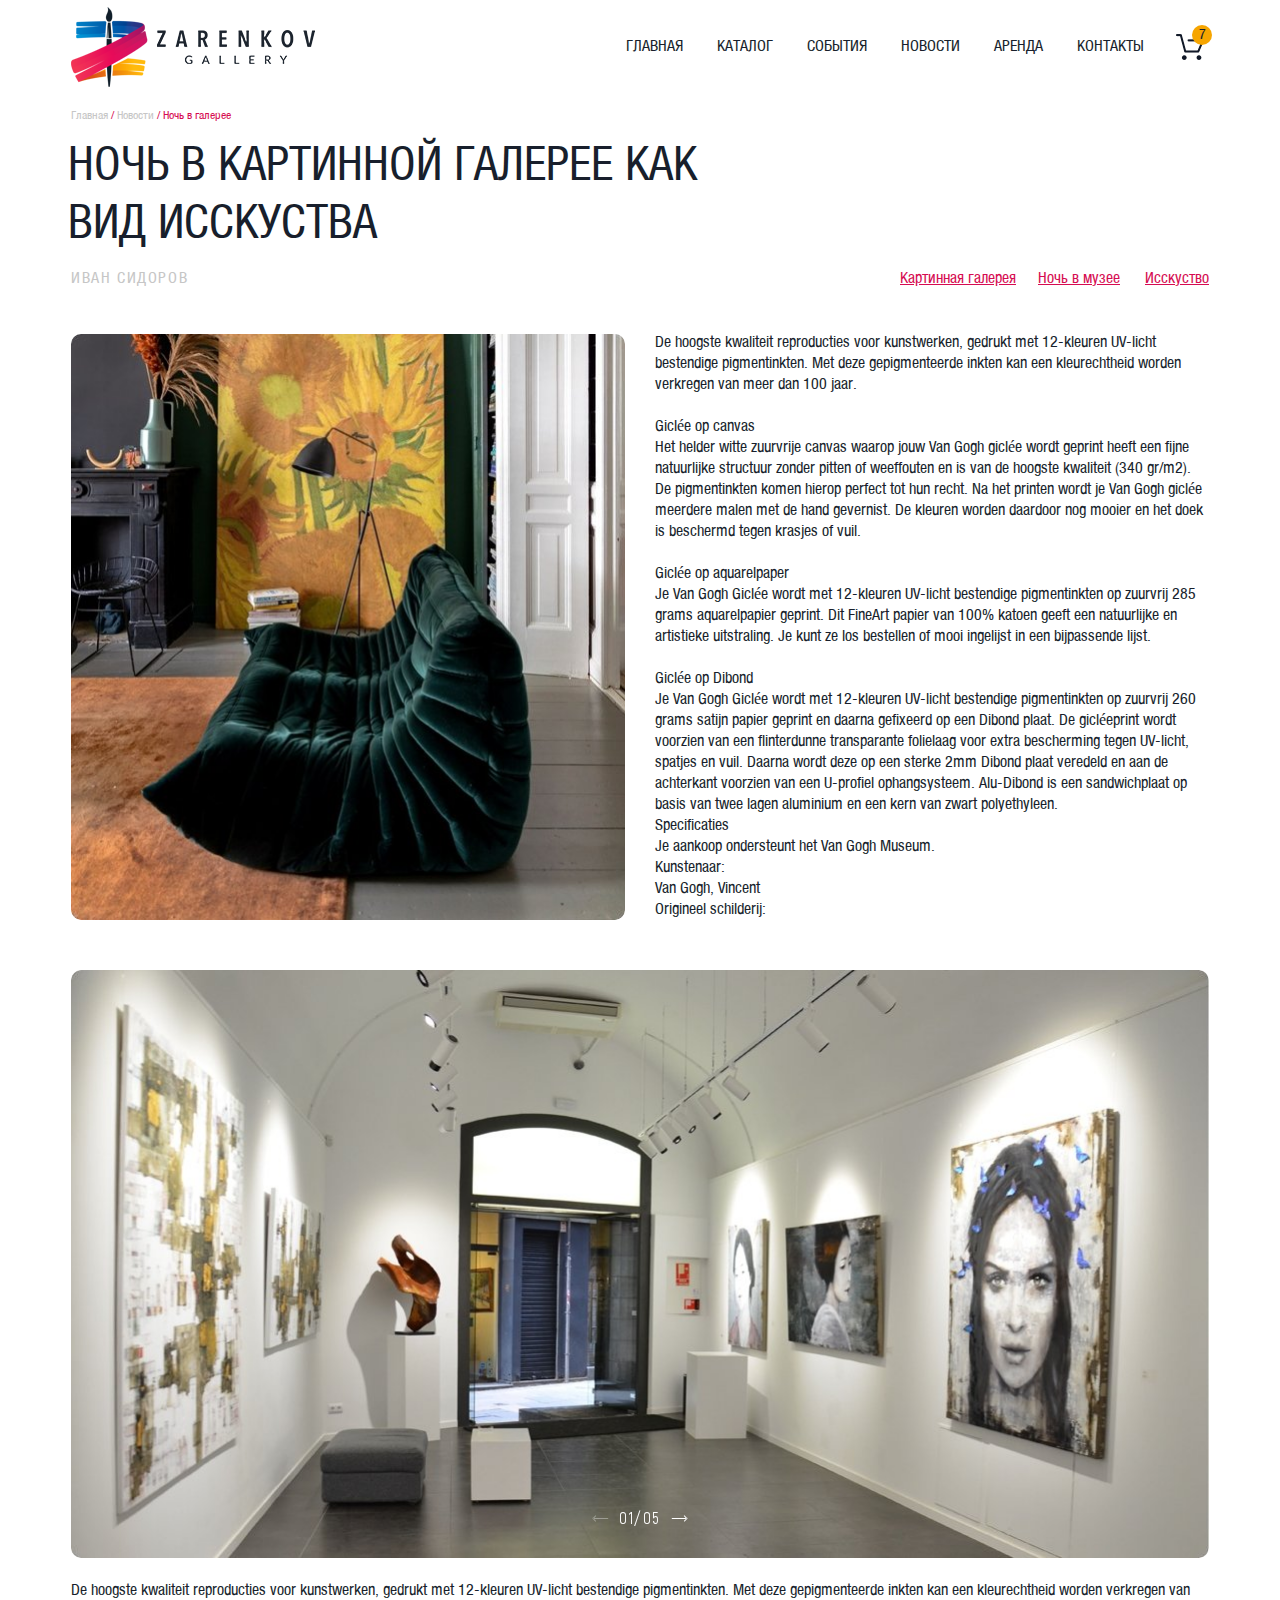
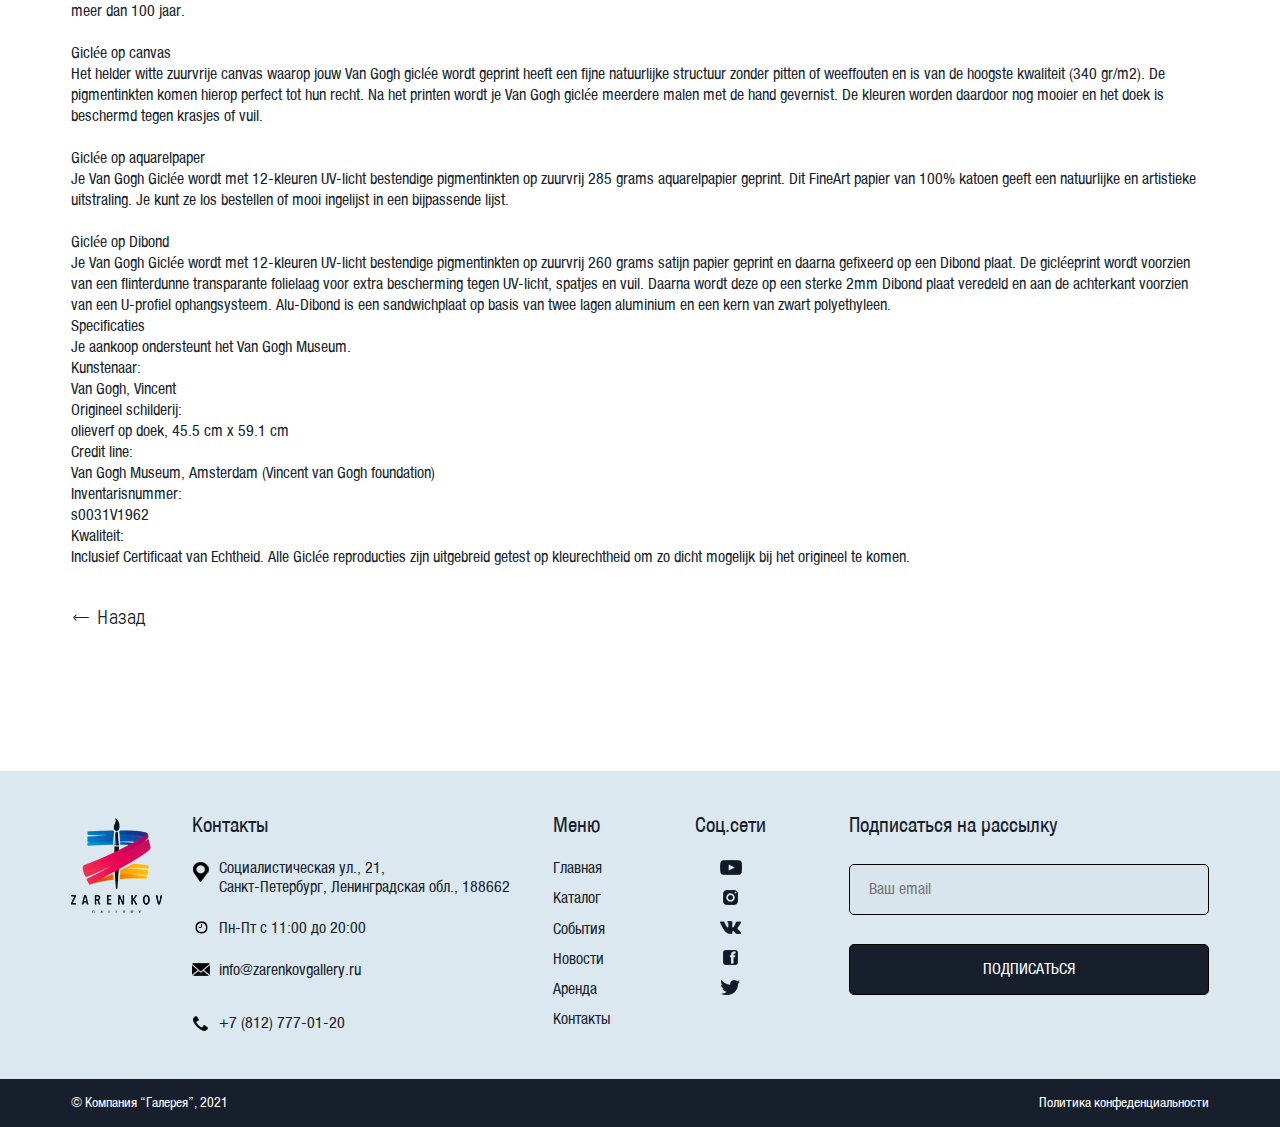
<file: new.html>
<!DOCTYPE html>
<html lang="ru">

<head>
	<meta charset="UTF-8">
	<meta http-equiv="X-UA-Compatible" content="IE=edge">
	<meta name="viewport" content="width=device-width, initial-scale=1.0, user-scalable=no">
	<title>Новость</title>
	<link rel="stylesheet" href="css/style.css">
	<link rel="stylesheet" href="css/swiper-bundle.min.css">
</head>

<body>
	<div class="wrapper">
		<header class="header">
	<div class="header__container">
		<div class="header__content">
			<div class="header__logo">
				<img src="img/header-logo.png" alt="">
			</div>
			<div class="header__links">
				<nav class="header__nav nav">
					<ul class="nav__list">
						<li class="nav__item"><a href="index.html" class="nav__link">Главная</a></li>
						<li class="nav__item"><a href="#" class="nav__link">Каталог</a></li>
						<li class="nav__item"><a href="events.html" class="nav__link">События</a></li>
						<li class="nav__item"><a href="news.html" class="nav__link">Новости</a></li>
						<li class="nav__item"><a href="#" class="nav__link">Аренда</a></li>
						<li class="nav__item"><a href="contacts.html" class="nav__link">Контакты</a></li>
					</ul>
				</nav>
				<div class="header__basket">
					<a href="#"><img src="img/icons/basket.svg" alt=""><span>7</span></a>
				</div>
				<div class="header__burger">
				</div>
			</div>
		</div>
	</div>
</header>
		<main class="new">
			<section class="new-top event-top">
				<div class="new-top__container container">
					<div class="new-top__content event-top__content">
						<div class="new-top__url event-top__url">
							<a href="index.html">Главная</a> / <a href="news.html">Новости</a> / Ночь в галерее
						</div>
						<h1 class="new-top__title event-top__title">Ночь в картинной галерее как
							вид исскуства</h1>
						<div class="new__autor-links">
							<p class="new__autor">Иван Сидоров</p>
							<div class="new__items">
								<a href="#" class="new__item">Картинная галерея</a>
								<a href="#" class="new__item">Ночь в музее</a>
								<a href="#" class="new__item">Исскуство</a>
							</div>
						</div>
						<div class="new-top__row event-top__row">
							<div class="new-top__img event-top__img">
								<img src="img/event/event_img.jpg" alt="">
							</div>
							<div class="new-top__texts event-top__texts">
								<p class="new-top__text event-top__text">
									De hoogste kwaliteit reproducties voor kunstwerken, gedrukt met 12-kleuren UV-licht
									bestendige pigmentinkten. Met deze
									gepigmenteerde inkten kan een kleurechtheid worden verkregen van meer dan 100 jaar.</p>
								<p class="new-top__text event-top__text">
									Giclée op canvas<br>
									Het helder witte zuurvrije canvas waarop jouw Van Gogh giclée wordt geprint heeft een fijne
									natuurlijke structuur zonder
									pitten of weeffouten en is van de hoogste kwaliteit (340 gr/m2). De pigmentinkten komen
									hierop perfect tot hun recht. Na
									het printen wordt je Van Gogh giclée meerdere malen met de hand gevernist. De kleuren worden
									daardoor nog mooier en het
									doek is beschermd tegen krasjes of vuil.</p>
								<p class="new-top__text event-top__text">
									Giclée op aquarelpaper<br>
									Je Van Gogh Giclée wordt met 12-kleuren UV-licht bestendige pigmentinkten op zuurvrij 285
									grams aquarelpapier geprint.
									Dit FineArt papier van 100% katoen geeft een natuurlijke en artistieke uitstraling. Je kunt
									ze los bestellen of mooi
									ingelijst in een bijpassende lijst.</p>
								<p class="new-top__text event-top__text">
									Giclée op Dibond<br>
									Je Van Gogh Giclée wordt met 12-kleuren UV-licht bestendige pigmentinkten op zuurvrij 260
									grams satijn papier geprint en
									daarna gefixeerd op een Dibond plaat. De gicléeprint wordt voorzien van een flinterdunne
									transparante folielaag voor
									extra bescherming tegen UV-licht, spatjes en vuil. Daarna wordt deze op een sterke 2mm Dibond
									plaat veredeld en aan de
									achterkant voorzien van een U-profiel ophangsysteem. Alu-Dibond is een sandwichplaat op basis
									van twee lagen aluminium
									en een kern van zwart polyethyleen.<br>
									Specificaties<br>
									Je aankoop ondersteunt het Van Gogh Museum.<br>
									Kunstenaar:<br>
									Van Gogh, Vincent<br>
									Origineel schilderij:</p>
								</p>
							</div>
						</div>
					</div>
				</div>
			</section>
			<section class="new-bottom event-bottom">
				<div class="new-bottom__container container">
					<div class="new-bottom__content event-bottom__content">
						<div class="new-bottom__slider event-bottom__slider event-slider swiper-container">
							<div class="event-slider__controls">
								<div class="event-slider__btn-prev swiper-button-prev"></div>
								<div class="event-slider__pagination swiper-pagination"></div>
								<div class="event-slider__btn-next swiper-button-next"></div>
							</div>
							<div class="event-slider__wrapper swiper-wrapper">
								<div class="event-slider__slide event-slide swiper-slide">
									<div class="event-slide__img">
										<img src="img/event/event_slider_img.jpg" alt="">
									</div>
								</div>
								<div class="event-slider__slide event-slide swiper-slide">
									<div class="event-slide__img">
										<img src="img/event/event_slider_img.jpg" alt="">
									</div>
								</div>
								<div class="event-slider__slide event-slide swiper-slide">
									<div class="event-slide__img">
										<img src="img/event/event_slider_img.jpg" alt="">
									</div>
								</div>
								<div class="event-slider__slide event-slide swiper-slide">
									<div class="event-slide__img">
										<img src="img/event/event_slider_img.jpg" alt="">
									</div>
								</div>
								<div class="event-slider__slide event-slide swiper-slide">
									<div class="event-slide__img">
										<img src="img/event/event_slider_img.jpg" alt="">
									</div>
								</div>
							</div>
						</div>
						<div class="new-bottom__texts event-bottom__texts">
							<p class="new-bottom__text event-bottom__text">
								De hoogste kwaliteit reproducties voor kunstwerken, gedrukt met 12-kleuren UV-licht bestendige
								pigmentinkten. Met deze
								gepigmenteerde inkten kan een kleurechtheid worden verkregen van meer dan 100 jaar.</p>
							<p class="new-bottom__text event-bottom__text">
								Giclée op canvas<br>
								Het helder witte zuurvrije canvas waarop jouw Van Gogh giclée wordt geprint heeft een fijne
								natuurlijke structuur zonder
								pitten of weeffouten en is van de hoogste kwaliteit (340 gr/m2). De pigmentinkten komen hierop
								perfect tot hun recht. Na
								het printen wordt je Van Gogh giclée meerdere malen met de hand gevernist. De kleuren worden
								daardoor nog mooier en het
								doek is beschermd tegen krasjes of vuil.</p>
							<p class="new-bottom__text event-bottom__text">
								Giclée op aquarelpaper<br>
								Je Van Gogh Giclée wordt met 12-kleuren UV-licht bestendige pigmentinkten op zuurvrij 285 grams
								aquarelpapier geprint.
								Dit FineArt papier van 100% katoen geeft een natuurlijke en artistieke uitstraling. Je kunt ze
								los bestellen of mooi
								ingelijst in een bijpassende lijst.</p>
							<p class="new-bottom__text event-bottom__text">
								Giclée op Dibond<br>
								Je Van Gogh Giclée wordt met 12-kleuren UV-licht bestendige pigmentinkten op zuurvrij 260 grams
								satijn papier geprint en
								daarna gefixeerd op een Dibond plaat. De gicléeprint wordt voorzien van een flinterdunne
								transparante folielaag voor
								extra bescherming tegen UV-licht, spatjes en vuil. Daarna wordt deze op een sterke 2mm Dibond
								plaat veredeld en aan de
								achterkant voorzien van een U-profiel ophangsysteem. Alu-Dibond is een sandwichplaat op basis
								van twee lagen aluminium
								en een kern van zwart polyethyleen.<br>
								Specificaties<br>
								Je aankoop ondersteunt het Van Gogh Museum.<br>
								Kunstenaar:<br>
								Van Gogh, Vincent<br>
								Origineel schilderij:<br>
								olieverf op doek, 45.5 cm x 59.1 cm<br>
								Credit line:<br>
								Van Gogh Museum, Amsterdam (Vincent van Gogh foundation)<br>
								Inventarisnummer:<br>
								s0031V1962<br>
								Kwaliteit:<br>
								Inclusief Certificaat van Echtheid. Alle Giclée reproducties zijn uitgebreid getest op
								kleurechtheid om zo dicht
								mogelijk bij het origineel te komen.</p>
							</p>
						</div>
						<a href="news.html" class="new-bottom__link event-bottom__link">Назад</a>
					</div>
				</div>
			</section>
		</main>
		<footer class="footer">
	<div class="footer__top footer-top">
		<div class="footer-top__container container">
			<div class="footer-top__content">
				<div class="footer-top__logo">
					<img src="img/footer_logo.png" class="footer-desktop-img" alt="">
					<img src="img/header-logo.png" class="footer-mobile-img" alt="">
				</div>
				<div class="footer-top__contacts footer-contacts">
					<h3 class="footer-contacts__title">Контакты</h3>
					<p class="footer-contacts__item footer-contacts__adress">Социалистическая ул., 21,<br>
						Санкт-Петербург, Ленинградская обл., 188662</p>
					<p class="footer-contacts__item footer-contacts__time">Пн-Пт с 11:00 до 20:00</p>
					<a href="mailto:info@zarenkovgallery.ru"
						class="footer-contacts__item footer-contacts__email">info@zarenkovgallery.ru</a>
					<a href="tel:+78127770120" class="footer-contacts__item footer-contacts__phone">+7 (812) 777-01-20</a>
				</div>
				<div class="footer-top__menu footer-menu">
					<h3 class="footer-menu__title">Меню</h3>
					<ul class="footer-menu__list">
						<li class="footer-menu__item"><a href="index.html" class="footer-menu__link">Главная</a></li>
						<li class="footer-menu__item"><a href="#" class="footer-menu__link">Каталог</a></li>
						<li class="footer-menu__item"><a href="events.html" class="footer-menu__link">События</a></li>
						<li class="footer-menu__item"><a href="news.html" class="footer-menu__link">Новости</a></li>
						<li class="footer-menu__item"><a href="#" class="footer-menu__link">Аренда</a></li>
						<li class="footer-menu__item"><a href="contacts.html" class="footer-menu__link">Контакты</a></li>
					</ul>
				</div>
				<div class="footer-top__social footer-social">
					<h3 class="footer-social__title">Соц.сети</h3>
					<ul class="footer-social__list">
						<li class="footer-social__item">
							<a href="#" class="footer-social__link"></a>
						</li>
						<li class="footer-social__item">
							<a href="#" class="footer-social__link"></a>
						</li>
						<li class="footer-social__item">
							<a href="#" class="footer-social__link"></a>
						</li>
						<li class="footer-social__item">
							<a href="#" class="footer-social__link"></a>
						</li>
						<li class="footer-social__item">
							<a href="#" class="footer-social__link"></a>
						</li>
					</ul>
				</div>
				<div class="footer-top__form footer-form">
					<form name="footer-form" class="footer-form-form">
						<h3 class="footer-form__title">Подписаться на рассылку</h3>
						<input type="text" name="email" class="footer-email only-eng" placeholder="Ваш email">
						<button class="footer-form__btn">Подписаться</button>
					</form>
				</div>
			</div>
		</div>
	</div>
	<div class="footer__bottom footer-bottom">
		<div class="footer-bottom__container container">
			<div class="footer-bottom__content">
				<p class="footer-bottom__copyright">© Компания “Галерея”, 2021</p>
				<a href="#" class="footer-bottom__link">Политика конфеденциальности</a>
			</div>
		</div>
	</div>
	<div class="footer-popup popup">
		<div class="footer-popup__body popup__body">
			<span class="footer-popup__close popup__close"></span>
			<h2 class="footer-popup__title popup__title">Сообщение отправлено</h2>
			<p class="footer-popup__text popup__text">Спасибо за заказ. менеджер свяжется с вами
				в ближайшее время</p>
		</div>
	</div>
</footer>
	</div>
	<script src="js/swiper-bundle.min.js"></script>
	<script src="js/new.js"></script>
</body>

</html>
</file>
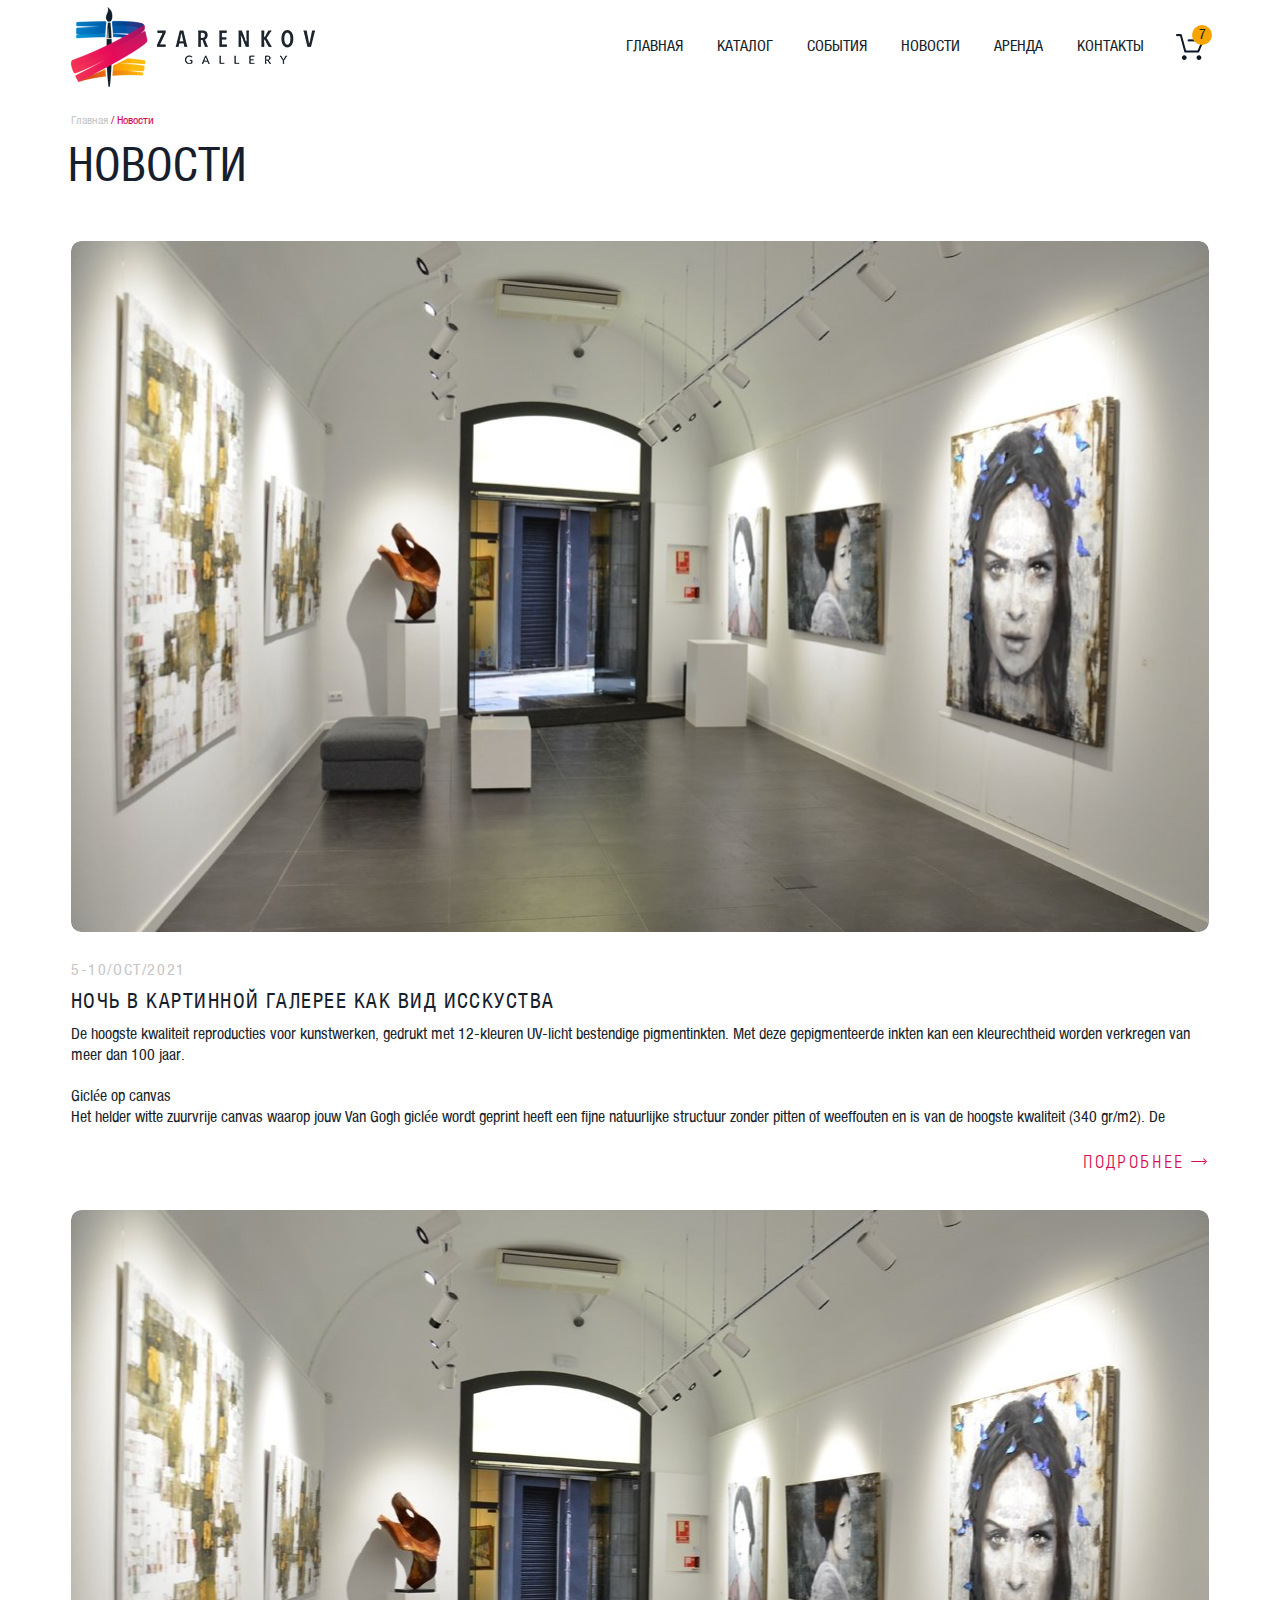
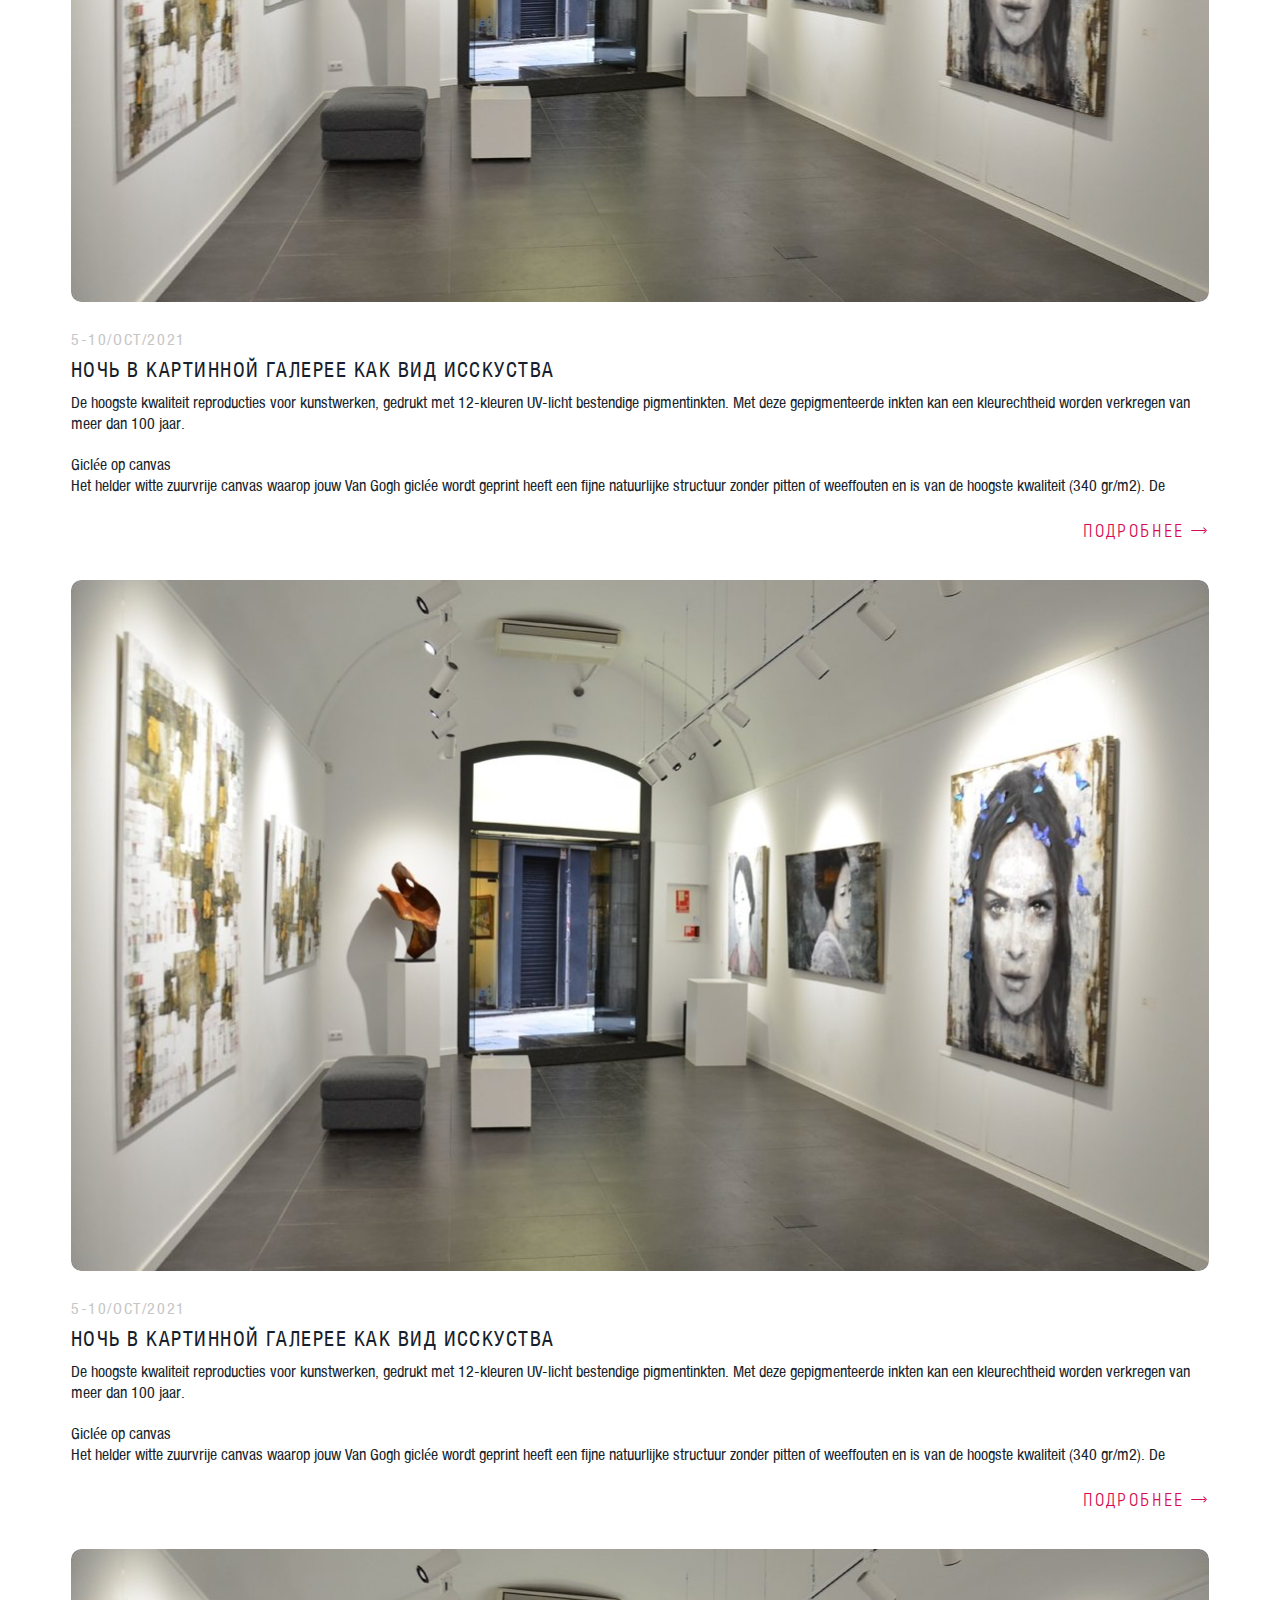
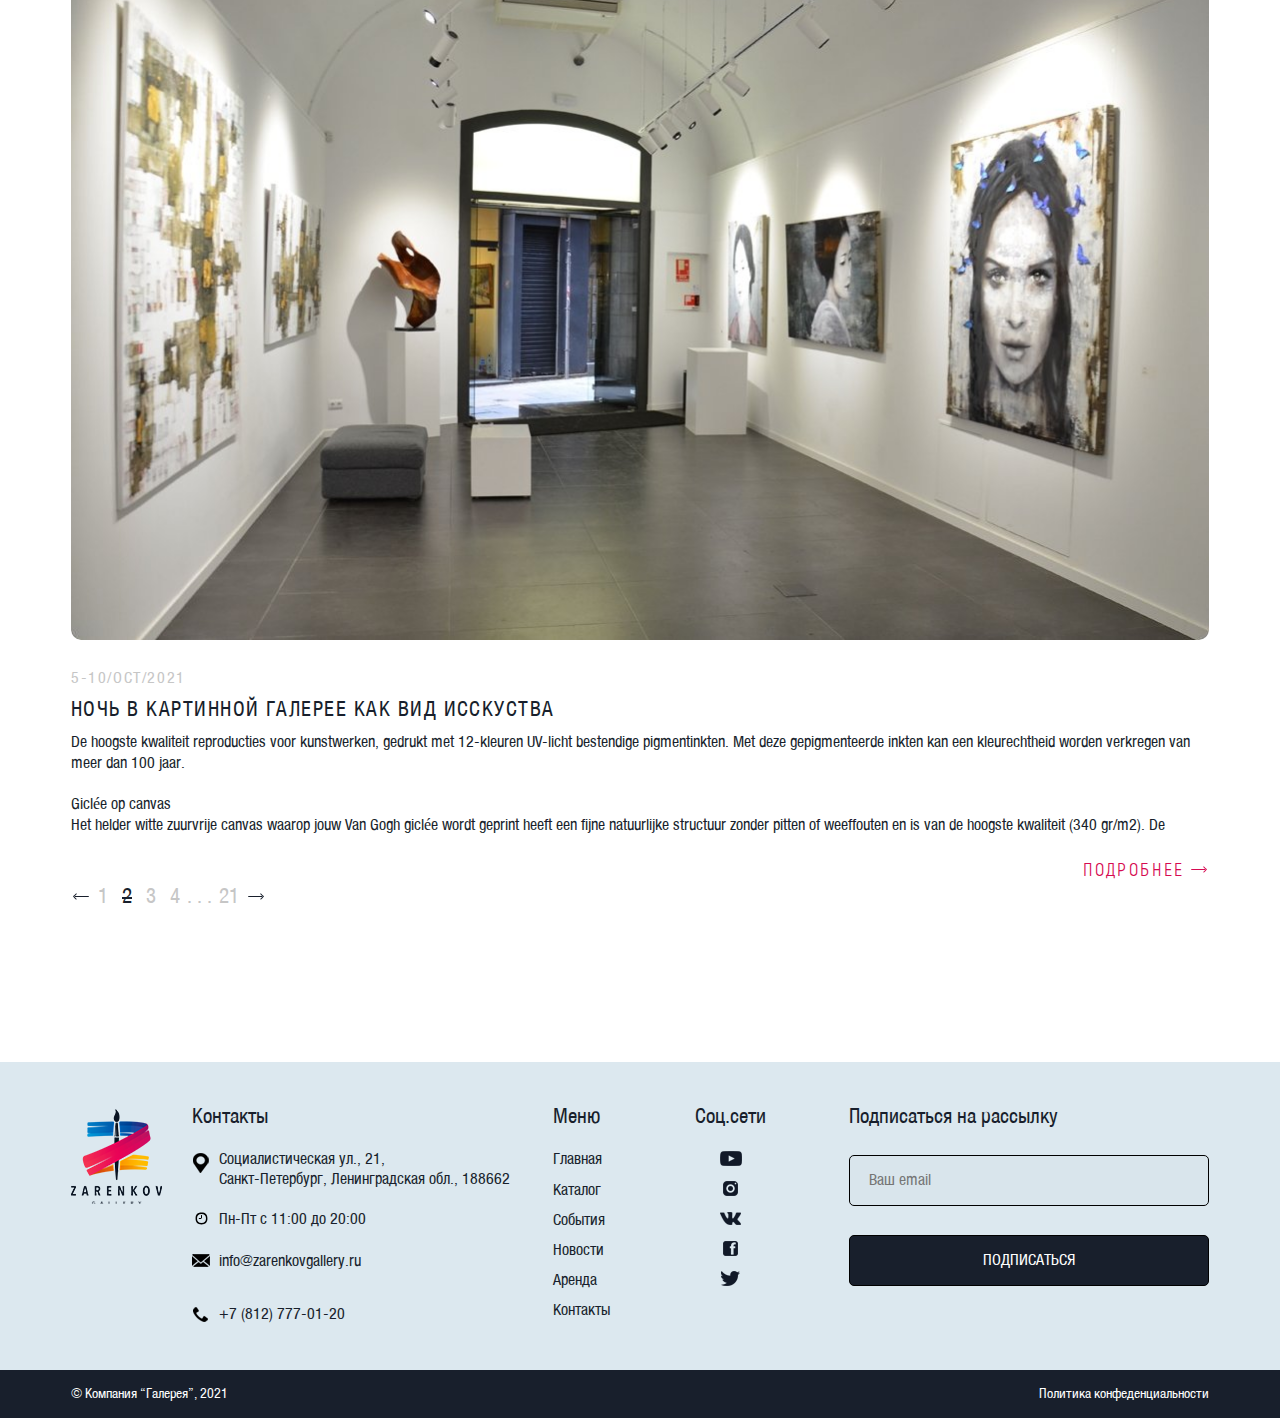
<file: news.html>
<!DOCTYPE html>
<html lang="ru">

<head>
	<meta charset="UTF-8">
	<meta http-equiv="X-UA-Compatible" content="IE=edge">
	<meta name="viewport" content="width=device-width, initial-scale=1.0, user-scalable=no">
	<title>Новости</title>
	<link rel="stylesheet" href="css/style.css">
	<link rel="stylesheet" href="css/swiper-bundle.min.css">
</head>

<body>
	<div class="wrapper">
		<header class="header">
	<div class="header__container">
		<div class="header__content">
			<div class="header__logo">
				<img src="img/header-logo.png" alt="">
			</div>
			<div class="header__links">
				<nav class="header__nav nav">
					<ul class="nav__list">
						<li class="nav__item"><a href="index.html" class="nav__link">Главная</a></li>
						<li class="nav__item"><a href="#" class="nav__link">Каталог</a></li>
						<li class="nav__item"><a href="events.html" class="nav__link">События</a></li>
						<li class="nav__item"><a href="news.html" class="nav__link">Новости</a></li>
						<li class="nav__item"><a href="#" class="nav__link">Аренда</a></li>
						<li class="nav__item"><a href="contacts.html" class="nav__link">Контакты</a></li>
					</ul>
				</nav>
				<div class="header__basket">
					<a href="#"><img src="img/icons/basket.svg" alt=""><span>7</span></a>
				</div>
				<div class="header__burger">
				</div>
			</div>
		</div>
	</div>
</header>
		<main>
			<section class="news">
				<div class="news__container container">
					<div class="news__content">
						<div class="news__url"><a href="index.html">Главная</a> / Новости</div>
						<h1 class="news__title">Новости</h1>
						<div class="news__new new">
							<div class="new__img">
								<img src="img/news/new_img.jpg" alt="">
							</div>
							<p class="new__date">5-10/oct/2021</p>
							<h2 class="new__title">Ночь в картинной галерее как вид исскуства</h2>
							<p class="new__text">
								De hoogste kwaliteit reproducties voor kunstwerken, gedrukt met 12-kleuren UV-licht bestendige
								pigmentinkten. Met deze
								gepigmenteerde inkten kan een kleurechtheid worden verkregen van meer dan 100 jaar.</p>
							<p class="new__text">
								Giclée op canvas<br>
								Het helder witte zuurvrije canvas waarop jouw Van Gogh giclée wordt geprint heeft een fijne
								natuurlijke structuur zonder
								pitten of weeffouten en is van de hoogste kwaliteit (340 gr/m2). De
							</p>
							<a href="new.html" class="new__link">Подробнее</a>
						</div>
						<div class="news__new new">
							<div class="new__img">
								<img src="img/news/new_img.jpg" alt="">
							</div>
							<p class="new__date">5-10/oct/2021</p>
							<h2 class="new__title">Ночь в картинной галерее как вид исскуства</h2>
							<p class="new__text">
								De hoogste kwaliteit reproducties voor kunstwerken, gedrukt met 12-kleuren UV-licht bestendige
								pigmentinkten. Met deze
								gepigmenteerde inkten kan een kleurechtheid worden verkregen van meer dan 100 jaar.</p>
							<p class="new__text">
								Giclée op canvas<br>
								Het helder witte zuurvrije canvas waarop jouw Van Gogh giclée wordt geprint heeft een fijne
								natuurlijke structuur zonder
								pitten of weeffouten en is van de hoogste kwaliteit (340 gr/m2). De
							</p>
							<a href="new.html" class="new__link">Подробнее</a>
						</div>
						<div class="news__new new">
							<div class="new__img">
								<img src="img/news/new_img.jpg" alt="">
							</div>
							<p class="new__date">5-10/oct/2021</p>
							<h2 class="new__title">Ночь в картинной галерее как вид исскуства</h2>
							<p class="new__text">
								De hoogste kwaliteit reproducties voor kunstwerken, gedrukt met 12-kleuren UV-licht bestendige
								pigmentinkten. Met deze
								gepigmenteerde inkten kan een kleurechtheid worden verkregen van meer dan 100 jaar.</p>
							<p class="new__text">
								Giclée op canvas<br>
								Het helder witte zuurvrije canvas waarop jouw Van Gogh giclée wordt geprint heeft een fijne
								natuurlijke structuur zonder
								pitten of weeffouten en is van de hoogste kwaliteit (340 gr/m2). De
							</p>
							<a href="new.html" class="new__link">Подробнее</a>
						</div>
						<div class="news__new new">
							<div class="new__img">
								<img src="img/news/new_img.jpg" alt="">
							</div>
							<p class="new__date">5-10/oct/2021</p>
							<h2 class="new__title">Ночь в картинной галерее как вид исскуства</h2>
							<p class="new__text">
								De hoogste kwaliteit reproducties voor kunstwerken, gedrukt met 12-kleuren UV-licht bestendige
								pigmentinkten. Met deze
								gepigmenteerde inkten kan een kleurechtheid worden verkregen van meer dan 100 jaar.</p>
							<p class="new__text">
								Giclée op canvas<br>
								Het helder witte zuurvrije canvas waarop jouw Van Gogh giclée wordt geprint heeft een fijne
								natuurlijke structuur zonder
								pitten of weeffouten en is van de hoogste kwaliteit (340 gr/m2). De
							</p>
							<a href="new.html" class="new__link">Подробнее</a>
						</div>
						<div class="news__pagination news-pagination">
							<ul class="news-pagination__list">
								<li class="news-pagination__item">
									<a href="#" class="news-pagination__link previous-page"></a>
								</li>
								<li class="news-pagination__item">
									<a href="#" class="news-pagination__link">1</a>
								</li>
								<li class="news-pagination__item">
									<a href="#" class="news-pagination__link active-link">2</a>
								</li>
								<li class="news-pagination__item">
									<a href="#" class="news-pagination__link">3</a>
								</li>
								<li class="news-pagination__item">
									<a href="#" class="news-pagination__link">4</a>
								</li>
								<li class="news-pagination__item">
									<span>. . .</span>
								</li>
								<li class="news-pagination__item">
									<a href="#" class="news-pagination__link">21</a>
								</li>
								<li class="news-pagination__item">
									<a href="#" class="news-pagination__link next-page"></a>
								</li>
							</ul>
						</div>
					</div>
				</div>
			</section>
		</main>
		<footer class="footer">
	<div class="footer__top footer-top">
		<div class="footer-top__container container">
			<div class="footer-top__content">
				<div class="footer-top__logo">
					<img src="img/footer_logo.png" class="footer-desktop-img" alt="">
					<img src="img/header-logo.png" class="footer-mobile-img" alt="">
				</div>
				<div class="footer-top__contacts footer-contacts">
					<h3 class="footer-contacts__title">Контакты</h3>
					<p class="footer-contacts__item footer-contacts__adress">Социалистическая ул., 21,<br>
						Санкт-Петербург, Ленинградская обл., 188662</p>
					<p class="footer-contacts__item footer-contacts__time">Пн-Пт с 11:00 до 20:00</p>
					<a href="mailto:info@zarenkovgallery.ru"
						class="footer-contacts__item footer-contacts__email">info@zarenkovgallery.ru</a>
					<a href="tel:+78127770120" class="footer-contacts__item footer-contacts__phone">+7 (812) 777-01-20</a>
				</div>
				<div class="footer-top__menu footer-menu">
					<h3 class="footer-menu__title">Меню</h3>
					<ul class="footer-menu__list">
						<li class="footer-menu__item"><a href="index.html" class="footer-menu__link">Главная</a></li>
						<li class="footer-menu__item"><a href="#" class="footer-menu__link">Каталог</a></li>
						<li class="footer-menu__item"><a href="events.html" class="footer-menu__link">События</a></li>
						<li class="footer-menu__item"><a href="news.html" class="footer-menu__link">Новости</a></li>
						<li class="footer-menu__item"><a href="#" class="footer-menu__link">Аренда</a></li>
						<li class="footer-menu__item"><a href="contacts.html" class="footer-menu__link">Контакты</a></li>
					</ul>
				</div>
				<div class="footer-top__social footer-social">
					<h3 class="footer-social__title">Соц.сети</h3>
					<ul class="footer-social__list">
						<li class="footer-social__item">
							<a href="#" class="footer-social__link"></a>
						</li>
						<li class="footer-social__item">
							<a href="#" class="footer-social__link"></a>
						</li>
						<li class="footer-social__item">
							<a href="#" class="footer-social__link"></a>
						</li>
						<li class="footer-social__item">
							<a href="#" class="footer-social__link"></a>
						</li>
						<li class="footer-social__item">
							<a href="#" class="footer-social__link"></a>
						</li>
					</ul>
				</div>
				<div class="footer-top__form footer-form">
					<form name="footer-form" class="footer-form-form">
						<h3 class="footer-form__title">Подписаться на рассылку</h3>
						<input type="text" name="email" class="footer-email only-eng" placeholder="Ваш email">
						<button class="footer-form__btn">Подписаться</button>
					</form>
				</div>
			</div>
		</div>
	</div>
	<div class="footer__bottom footer-bottom">
		<div class="footer-bottom__container container">
			<div class="footer-bottom__content">
				<p class="footer-bottom__copyright">© Компания “Галерея”, 2021</p>
				<a href="#" class="footer-bottom__link">Политика конфеденциальности</a>
			</div>
		</div>
	</div>
	<div class="footer-popup popup">
		<div class="footer-popup__body popup__body">
			<span class="footer-popup__close popup__close"></span>
			<h2 class="footer-popup__title popup__title">Сообщение отправлено</h2>
			<p class="footer-popup__text popup__text">Спасибо за заказ. менеджер свяжется с вами
				в ближайшее время</p>
		</div>
	</div>
</footer>
	</div>
	<script src="js/swiper-bundle.min.js"></script>
	<script src="js/news.js"></script>
</body>

</html>
</file>
<file: css/style.css>
@charset "UTF-8";
* {
  padding: 0;
  margin: 0;
  border: 0
}
*,
:after,
:before {
  -webkit-box-sizing: border-box;
  box-sizing: border-box
}
:active,
:focus {
  outline: 0
}
a:active,
a:focus {
  outline: 0
}
aside,
footer,
header,
nav {
  display: block
}
body,
html {
  height: 100%;
  width: 100%;
  font-size: 100%;
  line-height: 1;
  font-size: 14px;
  -ms-text-size-adjust: 100%;
  -moz-text-size-adjust: 100%;
  -webkit-text-size-adjust: 100%
}
button,
input,
textarea {
  font-family: inherit
}
input::-ms-clear {
  display: none
}
button {
  cursor: pointer;
  background: 0 0
}
button::-moz-focus-inner {
  padding: 0;
  border: 0
}
a,
a:visited {
  text-decoration: none
}
a:hover {
  text-decoration: none
}
ul li {
  list-style: none
}
img {
  vertical-align: top
}
h1,
h2,
h3,
h4,
h5,
h6 {
  font-size: inherit;
  font-weight: 700
}
@font-face {
  font-family: akrobat;
  font-display: swap;
  src: url(../fonts/akrobat-regular.woff) format("woff"),url(../fonts/akrobat-regular.woff2) format("woff2");
  font-weight: 400;
  font-style: normal
}
@font-face {
  font-family: HelveticaNeue;
  font-display: swap;
  src: url(../fonts/HelveticaNeue-CondensedRegular.woff) format("woff"),url(../fonts/HelveticaNeue-CondensedRegular.woff2) format("woff2");
  font-weight: 400;
  font-style: normal
}
@font-face {
  font-family: HelveticaNeue;
  font-display: swap;
  src: url("../fonts/Helvetica Neue Condensed Bold.woff") format("woff"),url("../fonts/Helvetica Neue Condensed Bold.woff2") format("woff2");
  font-weight: 700;
  font-style: normal
}
input:-webkit-autofill {
  -webkit-box-shadow: 0 0 0 100px transparent inset;
  box-shadow: 0 0 0 100px transparent inset;
  -webkit-transition: background-color 50000000000s ease-in-out 0s;
  transition: background-color 50000000000s ease-in-out 0s;
  -webkit-text-fill-color: #181f2c!important
}
body {
  font-family: HelveticaNeue;
  font-weight: 400
}
body.scroll-lock {
  overflow: hidden
}
.wrapper {
  background: #fff
}
.container-block {
  max-width: 1198px;
  padding: 0 30px;
  margin: 0 auto
}
.container {
  max-width: 1198px;
  padding: 0 30px;
  margin: 0 auto
}
.aside-title {
  -webkit-transform: rotate(-90deg);
  -ms-transform: rotate(-90deg);
  transform: rotate(-90deg);
  position: absolute;
  font-size: 68px;
  line-height: 1.2;
  font-weight: 700;
  text-transform: uppercase;
  letter-spacing: .1em;
  color: #ededed
}
.title {
  font-size: 36px;
  line-height: 1.2;
  font-weight: 400;
  text-transform: uppercase;
  letter-spacing: .1em;
  color: #181f2c
}
.header {
  background: #fff
}
.header__container {
  max-width: 1198px;
  padding: 0 30px;
  margin: 0 auto
}
.header__content {
  min-height: 94px;
  display: -webkit-box;
  display: -ms-flexbox;
  display: flex;
  -webkit-box-pack: justify;
  -ms-flex-pack: justify;
  justify-content: space-between;
  -webkit-box-align: center;
  -ms-flex-align: center;
  align-items: center
}
.header__logo {
  width: 244px;
  height: 80px;
  -webkit-box-flex: 0;
  -ms-flex: 0 0 auto;
  flex: 0 0 auto;
  margin: 0 22px 0 0
}
.header__logo img {
  width: 100%;
  height: 100%
}
.header__links {
  display: -webkit-box;
  display: -ms-flexbox;
  display: flex;
  -webkit-box-align: center;
  -ms-flex-align: center;
  align-items: center;
  -webkit-box-flex: 0;
  -ms-flex: 0 1 583px;
  flex: 0 1 583px
}
.header__nav {
  margin: 0 30px 0 0
}
.header__basket a {
  display: inline-block;
  width: 28px;
  height: 26px;
  position: relative
}
.header__basket a img {
  width: 100%;
  height: 100%
}
.header__basket a span {
  position: absolute;
  width: 20px;
  height: 20px;
  border-radius: 50%;
  left: 16px;
  bottom: 15px;
  background: #f6a500;
  font-size: 14px;
  line-height: 14px;
  color: #181f2c;
  padding: 4px 0 0 0;
  text-align: center
}
.header__burger {
  display: none
}
.header__burger::before {
  content: "";
  position: absolute;
  width: 30px;
  height: 2px;
  background: #000;
  top: 9px;
  left: 0;
  -webkit-transition: .2s ease .1s;
  -o-transition: .2s ease .1s;
  transition: .2s ease .1s
}
.header__burger.open-burger::before {
  -webkit-transform: rotate(45deg);
  -ms-transform: rotate(45deg);
  transform: rotate(45deg);
  top: 11px
}
.header__burger::after {
  content: "";
  position: absolute;
  width: 20px;
  height: 2px;
  background: #000;
  top: 19px;
  left: 10px;
  -webkit-transition: .2s ease .1s;
  -o-transition: .2s ease .1s;
  transition: .2s ease .1s
}
.header__burger.open-burger::after {
  -webkit-transform: rotate(-45deg);
  -ms-transform: rotate(-45deg);
  transform: rotate(-45deg);
  width: 30px;
  top: 11px;
  left: 1px
}
.nav {
  -webkit-box-flex: 0;
  -ms-flex: 0 1 520px;
  flex: 0 1 520px
}
.nav__list {
  display: -webkit-box;
  display: -ms-flexbox;
  display: flex;
  -ms-flex-wrap: wrap;
  flex-wrap: wrap;
  margin: 0 -17px
}
.nav__item {
  margin: 0 17px
}
.nav__link {
  font-size: 16px;
  line-height: 30px;
  text-transform: uppercase;
  color: #181f2c;
  -webkit-transition: .3s;
  -o-transition: .3s;
  transition: .3s
}
.nav__link:hover {
  color: #d60b51
}
.nav.open-menu {
  visibility: visible;
  opacity: 1;
  -webkit-transform: translateY(0);
  -ms-transform: translateY(0);
  transform: translateY(0)
}
.gallery-slider {
  overflow: hidden;
  position: relative
}
.gallery-slider__controls {
  position: absolute;
  width: 100px;
  bottom: 121px;
  left: calc((100vw - 1138px)/ 2);
  display: -webkit-box;
  display: -ms-flexbox;
  display: flex;
  -webkit-box-pack: justify;
  -ms-flex-pack: justify;
  justify-content: space-between
}
.gallery-slider__btn-next.swiper-button-next,
.gallery-slider__btn-prev.swiper-button-prev {
  width: 20px;
  height: 9px;
  position: static;
  background: url(../img/icons/arrow_right.svg) 0 0/100% 100% no-repeat;
  margin-top: 4px
}
.gallery-slider__btn-next.swiper-button-next:hover,
.gallery-slider__btn-prev.swiper-button-prev:hover {
  background: url(../img/icons/arrow_right_hover.svg) 0 0/100% 100% no-repeat
}
.gallery-slider__btn-next.swiper-button-next::after,
.gallery-slider__btn-prev.swiper-button-prev::after {
  content: ""
}
.gallery-slider__pagination.swiper-pagination {
  position: static;
  max-width: 42px
}
.gallery-slider__pagination.swiper-pagination-fraction {
  font-family: akrobat;
  font-size: 16px;
  letter-spacing: .1em;
  color: #000
}
.gallery-slider__btn-prev.swiper-button-prev {
  -webkit-transform: rotate(180deg);
  -ms-transform: rotate(180deg);
  transform: rotate(180deg)
}
.gallery-slide__body {
  position: relative;
  min-height: 689px
}
.gallery-slide__body img {
  position: absolute;
  top: 0;
  left: 0;
  width: 100%;
  height: 100%;
  -o-object-fit: cover;
  object-fit: cover
}
.gallery-slide__container {
  position: relative;
  z-index: 2;
  max-width: 1198px;
  padding: 132px 30px 171px;
  margin: 0 auto
}
.gallery-slide__title {
  font-size: 60px;
  line-height: 1.2;
  text-transform: uppercase;
  color: #181f2c;
  font-weight: 400;
  max-width: 500px
}
.gallery-slide__text {
  font-size: 16px;
  line-height: 21px;
  color: #181f2c;
  max-width: 600px
}
.gallery-slide__text:first-of-type {
  margin: 15px 0 0 0
}
.gallery-slide__text:nth-of-type(2) {
  margin: 22px 0 0 0
}
.gallery-slide__btn {
  width: 263px;
  height: 61px;
  background-color: #181f2c;
  border-radius: 5px;
  margin: 40px 0 0 0;
  font-size: 16px;
  line-height: 21px;
  text-transform: uppercase;
  color: #fff;
  -webkit-transition: .3s;
  -o-transition: .3s;
  transition: .3s
}
.gallery-slide__btn:hover {
  background-color: #29364d
}
.main-events {
  padding: 103px 0 50px 0;
  position: relative
}
.main-events__title {
  display: none
}
.main-events__aside-title {
  top: 261px;
  left: calc((100vw - 1742px)/ 2)
}
.main-events-slider {
  overflow: hidden;
  position: relative;
  padding: 45px 0
}
.main-events-slider__controls {
  position: absolute;
  width: 100px;
  bottom: 0;
  right: 0;
  display: -webkit-box;
  display: -ms-flexbox;
  display: flex;
  -webkit-box-pack: justify;
  -ms-flex-pack: justify;
  justify-content: space-between
}
.main-events-slider__btn-next.swiper-button-next,
.main-events-slider__btn-prev.swiper-button-prev {
  width: 20px;
  height: 9px;
  position: static;
  background: url(../img/icons/arrow_right.svg) 0 0/100% 100% no-repeat;
  margin-top: 4px
}
.main-events-slider__btn-next.swiper-button-next:hover,
.main-events-slider__btn-prev.swiper-button-prev:hover {
  background: url(../img/icons/arrow_right_hover.svg) 0 0/100% 100% no-repeat
}
.main-events-slider__btn-next.swiper-button-next::after,
.main-events-slider__btn-prev.swiper-button-prev::after {
  content: ""
}
.main-events-slider__pagination.swiper-pagination {
  position: static;
  max-width: 42px
}
.main-events-slider__pagination.swiper-pagination-fraction {
  font-family: akrobat;
  font-size: 16px;
  letter-spacing: .1em;
  color: #000
}
.main-events-slider__btn-prev.swiper-button-prev {
  -webkit-transform: rotate(180deg);
  -ms-transform: rotate(180deg);
  transform: rotate(180deg)
}
.main-events-slide__body {
  display: -webkit-box;
  display: -ms-flexbox;
  display: flex
}
.main-events-slide__img {
  -webkit-box-flex: 0;
  -ms-flex: 0 0 478px;
  flex: 0 0 478px;
  margin: 0 29px 0 0;
  border-radius: 10px;
  overflow: hidden
}
.main-events-slide__img img {
  width: 100%;
  height: 100%;
  -o-object-fit: cover;
  object-fit: cover
}
.main-events-slide__content {
  display: -webkit-box;
  display: -ms-flexbox;
  display: flex;
  -webkit-box-orient: vertical;
  -webkit-box-direction: normal;
  -ms-flex-direction: column;
  flex-direction: column;
  -webkit-box-pack: center;
  -ms-flex-pack: center;
  justify-content: center;
  -webkit-box-align: start;
  -ms-flex-align: start;
  align-items: flex-start
}
.main-events-slide__title {
  font-size: 36px;
  line-height: 1.2;
  font-weight: 400;
  text-transform: uppercase;
  letter-spacing: .1em;
  color: #181f2c
}
.main-events-slide__line {
  width: 457px;
  height: 1px;
  background-color: #c6c6c6;
  margin: 50px 0 0 0
}
.main-events-slide__date {
  margin: 50px 0 0 0;
  font-size: 16px;
  line-height: 1.2;
  text-transform: uppercase;
  letter-spacing: .1em;
  color: #c6c6c6
}
.main-events-slide__link {
  margin: 50px 0 0 0;
  font-size: 16px;
  line-height: 1.2;
  text-transform: uppercase;
  letter-spacing: .1em;
  color: #d60b51;
  padding: 0 25px 0 0;
  background: url(../img/icons/arrow_right_hover.svg) 100% 3px/20px 9px no-repeat
}
.main-events-slide__link:active {
  color: #181f2c;
  background: url(../img/icons/arrow_right.svg) 100% 3px/20px 9px no-repeat
}
.catalog {
  padding: 99px 0 50px;
  position: relative
}
.catalog__aside-title {
  top: 212px;
  left: calc((100vw - 1742px)/ 2 + 8px)
}
.catalog-items {
  margin: 47px -15px 0;
  display: -webkit-box;
  display: -ms-flexbox;
  display: flex
}
.catalog-items__item {
  margin: 0 15px
}
.catalog-item {
  display: -webkit-box;
  display: -ms-flexbox;
  display: flex;
  -webkit-box-orient: vertical;
  -webkit-box-direction: normal;
  -ms-flex-direction: column;
  flex-direction: column
}
.catalog-item__img {
  width: 263px;
  height: 194px;
  border-radius: 5px;
  overflow: hidden
}
.catalog-item__img img {
  width: 100%;
  height: 100%;
  -o-object-fit: cover;
  object-fit: cover
}
.catalog-item__title {
  -webkit-box-flex: 1;
  -ms-flex: 1 0 auto;
  flex: 1 0 auto;
  margin: 19px 0 0 0;
  font-size: 18px;
  line-height: 1.2;
  font-weight: 400;
  text-transform: uppercase;
  letter-spacing: .1em;
  color: #181f2c;
  max-width: 210px
}
.catalog-item__link {
  margin: 20px 0 0 0;
  -ms-flex-item-align: end;
  align-self: flex-end;
  font-size: 14px;
  line-height: 1.2;
  text-transform: uppercase;
  letter-spacing: .1em;
  color: #d60b51;
  padding: 0 25px 0 0;
  background: url(../img/icons/arrow_right_hover.svg) 100% 3px/20px 9px no-repeat
}
.catalog-item__link:active {
  color: #181f2c;
  background: url(../img/icons/arrow_right.svg) 100% 3px/20px 9px no-repeat
}
.about {
  position: relative;
  padding: 97px 0 50px
}
.about__aside-title {
  top: 231px;
  left: calc((100vw - 1780px)/ 2)
}
.about__row {
  margin: 36px 0 0 0;
  display: -webkit-box;
  display: -ms-flexbox;
  display: flex
}
.about__texts {
  margin: 34px 0 0 0
}
.about__text {
  font-size: 16px;
  line-height: 21px;
  color: #181f2c;
  margin: 20px 0 0 0
}
.about__link {
  margin: 68px 0 0 0;
  display: inline-block;
  font-size: 16px;
  line-height: 1.2;
  text-transform: uppercase;
  letter-spacing: .1em;
  color: #d60b51;
  padding: 0 25px 0 0;
  background: url(../img/icons/arrow_right_hover.svg) 100% 3px/20px 9px no-repeat
}
.about__link:active {
  color: #181f2c;
  background: url(../img/icons/arrow_right.svg) 100% 3px/20px 9px no-repeat
}
.about-slider {
  overflow: hidden;
  margin: 0 28px 0 0;
  position: relative;
  min-width: 0;
  -webkit-box-flex: 0;
  -ms-flex: 0 0 553px;
  flex: 0 0 553px;
  border-radius: 10px;
  width: 553px;
  height: 586px
}
.about-slider__controls {
  position: absolute;
  width: 100px;
  bottom: 28px;
  left: 50%;
  -webkit-transform: translateX(-50%);
  -ms-transform: translateX(-50%);
  transform: translateX(-50%);
  display: -webkit-box;
  display: -ms-flexbox;
  display: flex;
  -webkit-box-pack: justify;
  -ms-flex-pack: justify;
  justify-content: space-between;
  z-index: 3
}
.about-slider__btn-next.swiper-button-next,
.about-slider__btn-prev.swiper-button-prev {
  width: 20px;
  height: 9px;
  position: static;
  background: url(../img/icons/arrow_right_white.svg) 0 0/100% 100% no-repeat;
  margin-top: 4px
}
.about-slider__btn-next.swiper-button-next:hover,
.about-slider__btn-prev.swiper-button-prev:hover {
  background: url(../img/icons/arrow_right_hover.svg) 0 0/100% 100% no-repeat
}
.about-slider__btn-next.swiper-button-next::after,
.about-slider__btn-prev.swiper-button-prev::after {
  content: ""
}
.about-slider__pagination.swiper-pagination {
  position: static;
  max-width: 42px
}
.about-slider__pagination.swiper-pagination-fraction {
  font-family: akrobat;
  font-size: 16px;
  letter-spacing: .1em;
  color: #fff
}
.about-slider__btn-prev.swiper-button-prev {
  -webkit-transform: rotate(180deg);
  -ms-transform: rotate(180deg);
  transform: rotate(180deg)
}
.about-slider__slide {
  width: 553px;
  height: 586px
}
.about-slider__slide img {
  width: 100%;
  height: 100%;
  -o-object-fit: cover;
  object-fit: cover
}
.main-news {
  padding: 99px 0 50px;
  position: relative
}
.main-news__aside-title {
  top: 212px;
  left: calc((100vw - 1742px)/ 2 + 8px)
}
.main-news__btn {
  display: -webkit-box;
  display: -ms-flexbox;
  display: flex;
  -webkit-box-pack: center;
  -ms-flex-pack: center;
  justify-content: center;
  -webkit-box-align: center;
  -ms-flex-align: center;
  align-items: center;
  width: 263px;
  height: 61px;
  background-color: #d60b51;
  border-radius: 5px;
  font-size: 16px;
  line-height: 21px;
  text-transform: uppercase;
  color: #fff;
  margin: 55px auto 0;
  -webkit-transition: .3s;
  -o-transition: .3s;
  transition: .3s
}
.main-news__btn:hover {
  background-color: #ca0c4d
}
.main-news__btn:active {
  background-color: #ca0c22
}
.main-news-items {
  margin: 40px -15px 0;
  display: -webkit-box;
  display: -ms-flexbox;
  display: flex
}
.main-news-items__item {
  margin: 0 15px
}
.main-news-item {
  display: -webkit-box;
  display: -ms-flexbox;
  display: flex;
  -webkit-box-orient: vertical;
  -webkit-box-direction: normal;
  -ms-flex-direction: column;
  flex-direction: column
}
.main-news-item__img {
  width: 263px;
  height: 194px;
  border-radius: 5px;
  overflow: hidden
}
.main-news-item__img img {
  width: 100%;
  height: 100%;
  -o-object-fit: cover;
  object-fit: cover
}
.main-news-item__date {
  font-size: 16px;
  line-height: 1.2;
  text-transform: uppercase;
  letter-spacing: .1em;
  color: #c6c6c6;
  margin: 20px 0 0 0
}
.main-news-item__title {
  -webkit-box-flex: 1;
  -ms-flex: 1 0 auto;
  flex: 1 0 auto;
  margin: 10px 0 0 0;
  font-size: 18px;
  line-height: 1.2;
  font-weight: 400;
  text-transform: uppercase;
  letter-spacing: .07em;
  color: #181f2c
}
.main-news-item__link {
  margin: 10px 0 0 0;
  -ms-flex-item-align: end;
  align-self: flex-end;
  font-size: 14px;
  line-height: 1.2;
  text-transform: uppercase;
  letter-spacing: .1em;
  color: #d60b51;
  padding: 0 25px 0 0;
  background: url(../img/icons/arrow_right_hover.svg) 100% 3px/20px 9px no-repeat
}
.main-news-item__link:active {
  color: #181f2c;
  background: url(../img/icons/arrow_right.svg) 100% 3px/20px 9px no-repeat
}
.how-find {
  padding: 100px 0 150px;
  position: relative
}
.how-find__aside-title {
  top: 318px;
  left: calc((100vw - 1952px)/ 2)
}
.how-find__content {
  display: -webkit-box;
  display: -ms-flexbox;
  display: flex;
  -webkit-box-align: center;
  -ms-flex-align: center;
  align-items: center;
  -webkit-box-pack: justify;
  -ms-flex-pack: justify;
  justify-content: space-between
}
.how-find__body {
  margin: 0 20px 0 0
}
.how-find__item {
  margin: 20px 0 0 0
}
.how-find__item:first-of-type {
  margin: 35px 0 0 0
}
.how-find__label {
  font-size: 14px;
  line-height: 1.2;
  color: #d9d9d9
}
.how-find__value {
  font-size: 16px;
  line-height: 1.2;
  color: #181f2c;
  margin: 5px 0 0 0
}
.how-find__link {
  display: inline-block;
  margin: 43px 0 0 0;
  font-size: 16px;
  line-height: 1.2;
  text-transform: uppercase;
  letter-spacing: .1em;
  color: #d60b51;
  padding: 0 25px 0 0;
  background: url(../img/icons/arrow_right_hover.svg) 100% 3px/20px 9px no-repeat
}
.how-find__link:active {
  color: #181f2c;
  background: url(../img/icons/arrow_right.svg) 100% 3px/20px 9px no-repeat
}
.how-find__map {
  width: 749px;
  height: 445px;
  border-radius: 10px;
  overflow: hidden;
  -webkit-box-flex: 0;
  -ms-flex: 0 0 auto;
  flex: 0 0 auto
}
.footer-top {
  background-color: #dce8ef;
  padding: 41px 0 46px
}
.footer-top__content {
  display: -webkit-box;
  display: -ms-flexbox;
  display: flex;
  -webkit-box-pack: justify;
  -ms-flex-pack: justify;
  justify-content: space-between
}
.footer-top__logo {
  width: 91px;
  height: 95px;
  margin: 6px 0 0 0;
  -webkit-box-flex: 0;
  -ms-flex: 0 0 91px;
  flex: 0 0 91px
}
.footer-top__logo .footer-desktop-img {
  width: 100%;
  height: 100%
}
.footer-top__logo .footer-mobile-img {
  display: none;
  width: 100%;
  height: 100%
}
.footer-top__contacts {
  -webkit-box-flex: 0;
  -ms-flex: 0 0 318px;
  flex: 0 0 318px;
  margin: 0 0 0 -52px
}
.footer-top__menu {
  -webkit-box-flex: 0;
  -ms-flex: 0 0 60px;
  flex: 0 0 60px;
  margin: 0 0 0 -40px
}
.footer-top__social {
  -webkit-box-flex: 0;
  -ms-flex: 0 0 72px;
  flex: 0 0 72px
}
.footer-top__form {
  -webkit-box-flex: 0;
  -ms-flex: 0 0 auto;
  flex: 0 0 auto
}
.footer-contacts__title {
  font-size: 21px;
  line-height: 30px;
  font-weight: 400;
  color: #181f2c
}
.footer-contacts__item {
  font-size: 16px;
  line-height: 1.2;
  font-weight: 400;
  color: #181f2c;
  padding: 0 0 0 27px
}
.footer-contacts__adress {
  margin: 17px 0 0 0;
  background: url(../img/icons/point.svg) 1px 3px/16px 20px no-repeat
}
.footer-contacts__time {
  margin: 21px 0 0 0;
  background: url(../img/icons/clock.svg) 1.5px 1px/15px 15px no-repeat
}
.footer-contacts__email {
  display: block;
  margin: 23px 0 0 0;
  background: url(../img/icons/letter.svg) 0 2px/18px 13px no-repeat
}
.footer-contacts__phone {
  display: block;
  margin: 34px 0 0 0;
  background: url(../img/icons/phone.svg) 1px 2px/15px 15px no-repeat
}
.footer-menu__title {
  font-size: 21px;
  line-height: 30px;
  font-weight: 400;
  color: #181f2c
}
.footer-menu__list {
  margin: 17px 0 0 0
}
.footer-menu__item {
  margin: 11px 0 0 0
}
.footer-menu__link {
  font-size: 16px;
  line-height: 1.2;
  font-weight: 400;
  color: #181f2c;
  -webkit-transition: .3s;
  -o-transition: .3s;
  transition: .3s
}
.footer-menu__link:hover {
  color: #d60b51
}
.footer-social__title {
  font-size: 21px;
  line-height: 30px;
  font-weight: 400;
  color: #181f2c
}
.footer-social__list {
  margin: 17px 0 0 0
}
.footer-social__item {
  margin: 14px 0 0 0;
  display: -webkit-box;
  display: -ms-flexbox;
  display: flex;
  -webkit-box-pack: center;
  -ms-flex-pack: center;
  justify-content: center;
  -webkit-box-align: center;
  -ms-flex-align: center;
  align-items: center;
  height: 16px
}
.footer-social__item:first-child .footer-social__link {
  display: inline-block;
  width: 22px;
  height: 15px;
  background: url(../img/icons/youtube.svg) 0 0/100% 100% no-repeat
}
.footer-social__item:nth-child(2) .footer-social__link {
  display: inline-block;
  width: 15px;
  height: 15px;
  background: url(../img/icons/instagram.svg) 0 0/100% 100% no-repeat
}
.footer-social__item:nth-child(3) .footer-social__link {
  display: inline-block;
  width: 21px;
  height: 13px;
  background: url(../img/icons/vk.svg) 0 0/100% 100% no-repeat
}
.footer-social__item:nth-child(4) .footer-social__link {
  display: inline-block;
  width: 15px;
  height: 15px;
  background: url(../img/icons/fb.svg) 0 0/100% 100% no-repeat
}
.footer-social__item:last-child .footer-social__link {
  display: inline-block;
  width: 19px;
  height: 15px;
  background: url(../img/icons/twitter.svg) 0 0/100% 100% no-repeat
}
.footer-form__title {
  font-size: 21px;
  line-height: 30px;
  font-weight: 400;
  color: #181f2c
}
.footer-form input {
  display: block;
  width: 360px;
  height: 51px;
  background-color: rgba(0,0,0,.01);
  border: 1px solid #000;
  border-radius: 5px;
  padding: 0 19px;
  font-size: 16px;
  line-height: 1.2;
  color: #000;
  margin: 22px 0 0 0
}
.footer-form__btn {
  display: block;
  width: 360px;
  height: 51px;
  background-color: #181f2c;
  border: 1px solid #000;
  border-radius: 5px;
  font-size: 16px;
  line-height: 1.2;
  text-transform: uppercase;
  color: #fff;
  margin: 29px 0 0 0;
  -webkit-transition: .3s;
  -o-transition: .3s;
  transition: .3s
}
.footer-form__btn:hover {
  background-color: #29364d
}
.footer-bottom {
  background-color: #181f2c
}
.footer-bottom__content {
  min-height: 48px;
  display: -webkit-box;
  display: -ms-flexbox;
  display: flex;
  -webkit-box-pack: justify;
  -ms-flex-pack: justify;
  justify-content: space-between;
  -webkit-box-align: center;
  -ms-flex-align: center;
  align-items: center
}
.footer-bottom__copyright {
  font-size: 14px;
  line-height: 21px;
  color: #fff
}
.footer-bottom__link {
  font-size: 14px;
  line-height: 21px;
  color: #fff;
  -webkit-transition: .3s;
  -o-transition: .3s;
  transition: .3s
}
.footer-bottom__link:hover {
  color: #d60b51
}
.popup {
  background-color: rgba(255,255,255,.6);
  position: fixed;
  top: 0;
  left: 0;
  min-width: 100vw;
  min-height: 100vh;
  display: -webkit-box;
  display: -ms-flexbox;
  display: flex;
  -webkit-box-pack: center;
  -ms-flex-pack: center;
  justify-content: center;
  -webkit-box-align: center;
  -ms-flex-align: center;
  align-items: center;
  z-index: 100;
  visibility: hidden;
  opacity: 0;
  -webkit-transition: .2s;
  -o-transition: .2s;
  transition: .2s
}
.popup__body {
  width: 361px;
  min-height: 131px;
  background-color: #fff;
  -webkit-box-shadow: 0 0 6px 0 rgba(0,0,0,.17);
  box-shadow: 0 0 6px 0 rgba(0,0,0,.17);
  border-radius: 5px;
  position: relative;
  padding: 30px
}
.popup__close {
  width: 22px;
  height: 22px;
  background-color: #c5c5c5;
  border-radius: 50%;
  position: absolute;
  top: -22px;
  right: -22px
}
.popup__close::after,
.popup__close::before {
  width: 14px;
  height: 2px;
  position: absolute;
  content: "";
  background: #000;
  top: 10px;
  left: 4px
}
.popup__close::before {
  -webkit-transform: rotate(45deg);
  -ms-transform: rotate(45deg);
  transform: rotate(45deg)
}
.popup__close::after {
  -webkit-transform: rotate(-45deg);
  -ms-transform: rotate(-45deg);
  transform: rotate(-45deg)
}
.popup__title {
  font-size: 24px;
  line-height: 21px;
  font-weight: 400;
  color: #181f2c;
  text-align: center
}
.popup__text {
  text-align: center;
  font-size: 16px;
  line-height: 21px;
  font-weight: 400;
  color: #181f2c;
  margin: 16px 0 0 0
}
.popup.popup-open {
  visibility: visible;
  opacity: 1
}
.event-top__content {
  padding: 15px 0 25px 0
}
.event-top__url {
  font-size: 12px;
  line-height: 1.2;
  color: #d60b51;
  position: relative;
  z-index: 101
}
.event-top__url a {
  color: #c6c6c6
}
.event-top__title {
  font-family: Akrobat;
  font-size: 48px;
  line-height: 1.2;
  font-weight: 400;
  text-transform: uppercase;
  color: #181f2c;
  margin: 12px 0 0 -3px
}
.event-top__date {
  font-size: 16px;
  line-height: 1.2;
  text-transform: uppercase;
  letter-spacing: .1em;
  color: #c6c6c6;
  margin: 8px 0 0 0
}
.event-top__row {
  margin: 22px 0 0 0;
  display: -webkit-box;
  display: -ms-flexbox;
  display: flex
}
.event-top__img {
  -webkit-box-flex: 0;
  -ms-flex: 0 1 50%;
  flex: 0 1 50%;
  margin: 2px 30px 0 0;
  border-radius: 10px;
  overflow: hidden;
  height: 586px
}
.event-top__img img {
  width: 100%;
  height: 100%;
  -o-object-fit: cover;
  object-fit: cover
}
.event-top__texts {
  -webkit-box-flex: 0;
  -ms-flex: 0 1 50%;
  flex: 0 1 50%
}
.event-top__text {
  font-size: 16px;
  line-height: 21px;
  color: #181f2c;
  margin: 21px 0 0 0
}
.event-top__text:first-child {
  margin: 0
}
.event-bottom__content {
  padding: 25px 0 145px
}
.event-bottom__texts {
  margin: 22px 0 0 0
}
.event-bottom__text {
  font-size: 16px;
  line-height: 21px;
  color: #181f2c;
  margin: 21px 0 0 0
}
.event-bottom__text:first-child {
  margin: 0
}
.event-bottom__btn {
  display: -webkit-box;
  display: -ms-flexbox;
  display: flex;
  -webkit-box-pack: center;
  -ms-flex-pack: center;
  justify-content: center;
  -webkit-box-align: center;
  -ms-flex-align: center;
  align-items: center;
  margin: 45px auto 0;
  width: 263px;
  height: 61px;
  background-color: #d60b51;
  border-radius: 5px;
  font-size: 16px;
  line-height: 21px;
  text-transform: uppercase;
  color: #fff;
  -webkit-transition: .3s;
  -o-transition: .3s;
  transition: .3s
}
.event-bottom__btn:hover {
  background-color: #ca0c4d
}
.event-bottom__btn:active {
  background-color: #ca0c22
}
.event-bottom__link {
  margin: 42px 0 0 0;
  padding: 0 0 0 26px;
  background: url(../img/icons/arrow_left.svg) 0 12px/20px 9px no-repeat;
  display: inline-block;
  font-family: Akrobat;
  font-size: 21px;
  line-height: 30px;
  font-weight: 400;
  color: #181f2c
}
.event-bottom__link:active {
  color: #d60b51;
  background: url(../img/icons/arrow_left_hover.svg) 0 12px/20px 9px no-repeat
}
.event-slider {
  overflow: hidden;
  border-radius: 10px;
  position: relative
}
.event-slider__controls {
  position: absolute;
  width: 100px;
  bottom: 32px;
  left: 50%;
  -webkit-transform: translateX(-50%);
  -ms-transform: translateX(-50%);
  transform: translateX(-50%);
  display: -webkit-box;
  display: -ms-flexbox;
  display: flex;
  -webkit-box-pack: justify;
  -ms-flex-pack: justify;
  justify-content: space-between;
  z-index: 3
}
.event-slider__btn-next.swiper-button-next,
.event-slider__btn-prev.swiper-button-prev {
  width: 20px;
  height: 9px;
  position: static;
  background: url(../img/icons/arrow_right_white.svg) 0 0/100% 100% no-repeat;
  margin-top: 4px
}
.event-slider__btn-next.swiper-button-next:hover,
.event-slider__btn-prev.swiper-button-prev:hover {
  background: url(../img/icons/arrow_right_hover.svg) 0 0/100% 100% no-repeat
}
.event-slider__btn-next.swiper-button-next::after,
.event-slider__btn-prev.swiper-button-prev::after {
  content: ""
}
.event-slider__pagination.swiper-pagination {
  position: static;
  max-width: 42px
}
.event-slider__pagination.swiper-pagination-fraction {
  font-family: akrobat;
  font-size: 16px;
  letter-spacing: .1em;
  color: #fff
}
.event-slider__btn-prev.swiper-button-prev {
  -webkit-transform: rotate(180deg);
  -ms-transform: rotate(180deg);
  transform: rotate(180deg)
}
.event-slide__img {
  width: 100%
}
.event-slide__img img {
  width: 100%;
  height: 100%;
  -o-object-fit: cover;
  object-fit: cover
}
.contacts__content {
  padding: 15px 0 97px
}
.contacts__url {
  font-size: 12px;
  line-height: 1.2;
  font-weight: 400;
  color: #d60b51;
  position: relative;
  z-index: 101
}
.contacts__url a {
  color: #c6c6c6
}
.contacts__row {
  margin: 20px 0 0 0;
  display: -webkit-box;
  display: -ms-flexbox;
  display: flex;
  -webkit-box-pack: justify;
  -ms-flex-pack: justify;
  justify-content: space-between
}
.contacts__title {
  font-size: 48px;
  line-height: 1.2;
  font-weight: 400;
  text-transform: uppercase;
  color: #181f2c;
  margin: 0 0 0 -2px
}
.contacts__item {
  margin: 13px 0 0 0
}
.contacts__item:first-of-type {
  margin: 3px 0 0 0
}
.contacts__label {
  font-size: 16px;
  line-height: 30px;
  color: #e0e0e0
}
.contacts__value {
  font-size: 18px;
  line-height: 1.2;
  color: #181f2c
}
.contacts__map {
  width: 647px;
  height: 618px;
  border-radius: 10px;
  overflow: hidden;
  -webkit-box-flex: 0;
  -ms-flex: 0 0 647px;
  flex: 0 0 647px
}
.contacts-social__list {
  display: -webkit-box;
  display: -ms-flexbox;
  display: flex;
  -webkit-box-pack: justify;
  -ms-flex-pack: justify;
  justify-content: space-between;
  max-width: 212px
}
.contacts-social__item {
  margin: 0;
  max-width: 22px
}
.contacts-form {
  background-color: #fafafa
}
.contacts-form__content {
  padding: 45px 0 60px
}
.contacts-form__title {
  letter-spacing: normal
}
.contacts-form__subtitle {
  margin: 13px 0 0 0;
  font-size: 21px;
  line-height: 30px;
  font-weight: 400;
  color: #181f2c
}
.contacts-form__form {
  margin: 35px 0 0 0
}
.contacts-form__row {
  display: -webkit-box;
  display: -ms-flexbox;
  display: flex;
  -webkit-box-pack: justify;
  -ms-flex-pack: justify;
  justify-content: space-between;
  margin: 0 -10px
}
.contacts-form__row input {
  -webkit-box-flex: 0;
  -ms-flex: 0 1 360px;
  flex: 0 1 360px;
  display: block;
  height: 60px;
  background-color: #fff;
  border-radius: 10px;
  font-family: Akrobat;
  font-size: 21px;
  line-height: 30px;
  color: #181f2c;
  padding: 0 19px;
  margin: 0 10px
}
.contacts-form__row input:focus {
  border: 1px solid #181f2c
}
.contacts-form__textarea {
  height: 187px;
  background-color: #fff;
  border-radius: 10px;
  width: 100%;
  padding: 19px;
  font-family: Akrobat;
  font-size: 21px;
  line-height: 30px;
  color: #181f2c;
  margin: 29px 0 0 0;
  resize: none
}
.contacts-form__textarea:focus {
  border: 1px solid #181f2c
}
.contacts-form__bottom {
  margin: 30px 0 0 0;
  display: -webkit-box;
  display: -ms-flexbox;
  display: flex;
  -webkit-box-pack: justify;
  -ms-flex-pack: justify;
  justify-content: space-between
}
.contacts-form__checkboxes {
  margin: 0 30px 0 0
}
.contacts-form #agree-info,
.contacts-form #agree-rules {
  display: none
}
.contacts-form__label {
  cursor: pointer;
  display: block;
  padding: 0 0 0 24px;
  position: relative;
  font-size: 14px;
  line-height: 21px;
  color: #181f2c
}
.contacts-form__label:nth-of-type(2) {
  margin: 10px 0 0 0
}
.contacts-form__label::before {
  content: "";
  position: absolute;
  width: 15px;
  height: 15px;
  background-color: #fff;
  left: 0;
  top: 2px;
  border: 1px solid #c6c6c6
}
.contacts-form__label::after {
  content: "";
  position: absolute;
  width: 9px;
  height: 9px;
  background-color: #d60b51;
  border-radius: 50%;
  left: 3px;
  top: 5px;
  display: none
}
.contacts-form #agree-rules:checked + label::after {
  display: block
}
.contacts-form #agree-info:checked + label::after {
  display: block
}
.contacts-form__btn {
  display: block;
  -webkit-box-flex: 0;
  -ms-flex: 0 0 360px;
  flex: 0 0 360px;
  height: 59px;
  background-color: #181f2c;
  border-radius: 10px;
  font-family: Akrobat;
  font-size: 21px;
  line-height: 30px;
  font-weight: 400;
  color: #fff;
  -webkit-transition: .3s;
  -o-transition: .3s;
  transition: .3s
}
.contacts-form__btn:hover {
  background-color: #29364d
}
.news__content {
  padding: 20px 0 149px
}
.news__url {
  font-size: 12px;
  line-height: 1.2;
  font-weight: 400;
  color: #d60b51;
  position: relative;
  z-index: 101
}
.news__url a {
  color: #c6c6c6
}
.news__title {
  font-size: 48px;
  line-height: 1.2;
  font-weight: 400;
  text-transform: uppercase;
  color: #181f2c;
  margin: 12px 0 0 -3px
}
.news__new {
  margin: 38px 0 0 0
}
.news__new:nth-child(3) {
  margin: 43px 0 0 0
}
.new__img {
  width: 100%;
  border-radius: 10px;
  overflow: hidden
}
.new__img img {
  width: 100%;
  height: 100%;
  -o-object-fit: cover;
  object-fit: cover
}
.new__date {
  margin: 29px 0 0 0;
  font-size: 16px;
  line-height: 1.2;
  text-transform: uppercase;
  letter-spacing: .1em;
  color: #c6c6c6
}
.new__title {
  margin: 9px 0 0 0;
  font-size: 21px;
  line-height: 1.2;
  font-weight: 400;
  text-transform: uppercase;
  letter-spacing: .07em;
  color: #181f2c
}
.new__text {
  margin: 20px 0 0 0;
  font-size: 16px;
  line-height: 21px;
  color: #181f2c
}
.new__text:nth-child(4) {
  margin: 9px 0 0 0
}
.new__link {
  display: block;
  max-width: 126px;
  margin: 23px 0 0 auto;
  font-family: Akrobat;
  font-size: 18px;
  line-height: 1.2;
  text-transform: uppercase;
  letter-spacing: .1em;
  color: #d60b51;
  padding: 0 28px 0 0;
  background: url(../img/icons/arrow_right_hover.svg) 100% 6px/20px 9px no-repeat
}
.new__link:active {
  color: #181f2c;
  background: url(../img/icons/arrow_right.svg) 100% 6px/20px 9px no-repeat
}
.news-pagination {
  margin: 3px 0 0 0
}
.news-pagination__list {
  display: -webkit-box;
  display: -ms-flexbox;
  display: flex
}
.news-pagination__item span {
  font-size: 21px;
  line-height: 30px;
  color: #c6c6c6
}
.news-pagination__link {
  display: block;
  font-size: 21px;
  line-height: 30px;
  color: #c6c6c6;
  margin: 0 7px
}
.previous-page {
  background: url(../img/icons/arrow_left.svg) 0 9px/20px 9px no-repeat;
  height: 30px;
  width: 20px;
  margin: 0
}
.previous-page:active {
  background: url(../img/icons/arrow_left_hover.svg) 0 9px/20px 9px no-repeat
}
.active-link {
  text-decoration: line-through;
  color: #181f2c;
  pointer-events: none
}
.next-page {
  background: url(../img/icons/arrow_right.svg) 0 9px/20px 9px no-repeat;
  height: 30px;
  width: 20px;
  margin: 0
}
.next-page:active {
  background: url(../img/icons/arrow_right_hover.svg) 0 9px/20px 9px no-repeat
}
.event-top__content {
  padding: 15px 0 25px 0
}
.event-top__url {
  font-size: 12px;
  line-height: 1.2;
  color: #d60b51;
  position: relative;
  z-index: 101
}
.event-top__url a {
  color: #c6c6c6
}
.event-top__title.new-top__title {
  font-family: HelveticaNeue;
  font-size: 48px;
  line-height: 1.2;
  font-weight: 400;
  text-transform: uppercase;
  color: #181f2c;
  margin: 16px 0 0 -3px;
  max-width: 650px
}
.event-top .new__autor-links {
  display: -webkit-box;
  display: -ms-flexbox;
  display: flex;
  -webkit-box-pack: justify;
  -ms-flex-pack: justify;
  justify-content: space-between;
  margin: 14px 0 0 0
}
.event-top .new__autor {
  font-size: 16px;
  line-height: 1.2;
  text-transform: uppercase;
  letter-spacing: .1em;
  color: #c6c6c6
}
.event-top .new__items {
  display: -webkit-box;
  display: -ms-flexbox;
  display: flex
}
.event-top .new__item {
  display: block;
  font-size: 16px;
  line-height: 1.2;
  text-decoration: underline;
  color: #d60b51
}
.event-top .new__item:active {
  color: #181f2c
}
.event-top .new__item:first-child {
  margin: 0 22px 0 0
}
.event-top .new__item:nth-child(2) {
  margin: 0 25px 0 0
}
.event-top__row.new-top__row {
  margin: 44px 0 0 0;
  display: -webkit-box;
  display: -ms-flexbox;
  display: flex
}
.event-top__img {
  -webkit-box-flex: 0;
  -ms-flex: 0 1 50%;
  flex: 0 1 50%;
  margin: 2px 30px 0 0;
  border-radius: 10px;
  overflow: hidden;
  height: 586px
}
.event-top__img img {
  width: 100%;
  height: 100%;
  -o-object-fit: cover;
  object-fit: cover
}
.event-top__texts {
  -webkit-box-flex: 0;
  -ms-flex: 0 1 50%;
  flex: 0 1 50%
}
.event-top__text {
  font-size: 16px;
  line-height: 21px;
  color: #181f2c;
  margin: 21px 0 0 0
}
.event-top__text:first-child {
  margin: 0
}
.event-bottom__content.new-bottom__content {
  padding: 25px 0 140px
}
.event-bottom__texts {
  margin: 22px 0 0 0
}
.event-bottom__text {
  font-size: 16px;
  line-height: 21px;
  color: #181f2c;
  margin: 21px 0 0 0
}
.event-bottom__text:first-child {
  margin: 0
}
.event-bottom__link.new-bottom__link {
  margin: 33px 0 0 0;
  padding: 0 0 0 26px;
  background: url(../img/icons/arrow_left.svg) 0 12px/20px 9px no-repeat;
  display: inline-block;
  font-family: Akrobat;
  font-size: 21px;
  line-height: 30px;
  font-weight: 400;
  color: #181f2c
}
.event-bottom__link:active {
  color: #d60b51;
  background: url(../img/icons/arrow_left_hover.svg) 0 12px/20px 9px no-repeat
}
.event-slider {
  overflow: hidden;
  border-radius: 10px;
  position: relative
}
.event-slider__controls {
  position: absolute;
  width: 100px;
  bottom: 32px;
  left: 50%;
  -webkit-transform: translateX(-50%);
  -ms-transform: translateX(-50%);
  transform: translateX(-50%);
  display: -webkit-box;
  display: -ms-flexbox;
  display: flex;
  -webkit-box-pack: justify;
  -ms-flex-pack: justify;
  justify-content: space-between;
  z-index: 3
}
.event-slider__btn-next.swiper-button-next,
.event-slider__btn-prev.swiper-button-prev {
  width: 20px;
  height: 9px;
  position: static;
  background: url(../img/icons/arrow_right_white.svg) 0 0/100% 100% no-repeat;
  margin-top: 4px
}
.event-slider__btn-next.swiper-button-next:hover,
.event-slider__btn-prev.swiper-button-prev:hover {
  background: url(../img/icons/arrow_right_hover.svg) 0 0/100% 100% no-repeat
}
.event-slider__btn-next.swiper-button-next::after,
.event-slider__btn-prev.swiper-button-prev::after {
  content: ""
}
.event-slider__pagination.swiper-pagination {
  position: static;
  max-width: 42px
}
.event-slider__pagination.swiper-pagination-fraction {
  font-family: akrobat;
  font-size: 16px;
  letter-spacing: .1em;
  color: #fff
}
.event-slider__btn-prev.swiper-button-prev {
  -webkit-transform: rotate(180deg);
  -ms-transform: rotate(180deg);
  transform: rotate(180deg)
}
.event-slide__img {
  width: 100%
}
.event-slide__img img {
  width: 100%;
  height: 100%;
  -o-object-fit: cover;
  object-fit: cover
}
.events__content {
  padding: 20px 0 149px
}
.events__url {
  font-size: 12px;
  line-height: 1.2;
  font-weight: 400;
  color: #d60b51;
  position: relative;
  z-index: 101
}
.events__url a {
  color: #c6c6c6
}
.events__title {
  font-size: 48px;
  line-height: 1.2;
  font-weight: 400;
  text-transform: uppercase;
  color: #181f2c;
  margin: 17px 0 0 -3px
}
.events__tabs {
  margin: 20px 0 0 0
}
.events__tab {
  font-size: 14px;
  line-height: 1.2;
  font-weight: 400;
  text-transform: uppercase;
  letter-spacing: .1em;
  color: #c6c6c6;
  margin: 0 20px 0 0;
  -webkit-transition: .2s;
  -o-transition: .2s;
  transition: .2s
}
.events__tab:hover {
  color: #d60b51
}
.events__tab.disabled-btn {
  pointer-events: none;
  opacity: .5
}
.events__heading {
  margin: 22px 0 0 0
}
.events__heading:nth-child(4) {
  margin: 36px 0 0 0
}
.heading {
  display: none
}
.heading__items {
  margin: 38px 0 0 0
}
.heading__item {
  margin: 35px 0 0 0
}
.heading__item:first-child {
  margin: 0
}
.heading.show-heading {
  display: block
}
.heading-item {
  display: -webkit-box;
  display: -ms-flexbox;
  display: flex
}
.heading-item__img {
  width: 357px;
  height: 242px;
  margin: 0 33px 0 0;
  border-radius: 5px;
  overflow: hidden;
  -webkit-box-flex: 0;
  -ms-flex: 0 0 auto;
  flex: 0 0 auto
}
.heading-item__img img {
  width: 100%;
  height: 100%;
  -o-object-fit: cover;
  object-fit: cover
}
.heading-item__texts {
  margin: 10px 0 0 0
}
.heading-item__title {
  font-size: 21px;
  line-height: 1.2;
  font-weight: 400;
  text-transform: uppercase;
  letter-spacing: .1em;
  color: #181f2c
}
.heading-item__text {
  font-size: 16px;
  line-height: 21px;
  color: #181f2c;
  margin: 22px 0 0 0
}
.heading-item__text:first-of-type {
  margin: 21px 0 0 0
}
.heading-item__link {
  display: block;
  max-width: 126px;
  margin: 23px 0 0 auto;
  font-size: 18px;
  line-height: 1.2;
  text-transform: uppercase;
  letter-spacing: .1em;
  color: #d60b51;
  padding: 0 28px 0 0;
  background: url(../img/icons/arrow_right_hover.svg) 100% 6px/20px 9px no-repeat
}
.heading-item__link:active {
  color: #181f2c;
  background: url(../img/icons/arrow_right.svg) 100% 6px/20px 9px no-repeat
}
.events-pagination {
  margin: 55px 0 0 0
}
.buy__container {
  max-width: 1198px;
  padding: 0 30px;
  margin: 0 auto
}
.buy__content {
  padding: 15px 0 170px
}
.buy__url {
  font-size: 12px;
  line-height: 1.2;
  font-weight: 400;
  color: #d60b51;
  position: relative;
  z-index: 101
}
.buy__url a {
  color: #c6c6c6
}
.buy__title {
  font-size: 48px;
  line-height: 1.2;
  font-weight: 400;
  text-transform: uppercase;
  color: #181f2c;
  margin: 16px 0 0 -3px
}
.buy__form {
  margin: 22px 0 0 0
}
.buy-form__date {
  margin: 32px 0 0 0
}
.buy-form__time {
  margin: 17px 0 0 0
}
.buy-form__number {
  margin: 50px 0 0 0
}
.buy-form__general {
  margin: 29px 0 0 0
}
.buy-form__bottom {
  margin: 30px 0 0 0;
  display: -webkit-box;
  display: -ms-flexbox;
  display: flex
}
.buy-form__checkboxes {
  -webkit-box-flex: 0;
  -ms-flex: 0 1 50%;
  flex: 0 1 50%;
  margin: 0 30px 0 0
}
.buy-form #agree-info,
.buy-form #agree-rules {
  display: none
}
.buy-form__label {
  cursor: pointer;
  display: block;
  padding: 0 0 0 24px;
  position: relative;
  font-size: 14px;
  line-height: 21px;
  color: #181f2c
}
.buy-form__label:nth-of-type(2) {
  margin: 10px 0 0 0
}
.buy-form__label::before {
  content: "";
  position: absolute;
  width: 15px;
  height: 15px;
  background-color: #fff;
  border: 1px solid #c6c6c6;
  left: 0;
  top: 2px
}
.buy-form__label::after {
  content: "";
  position: absolute;
  width: 9px;
  height: 9px;
  background-color: #d60b51;
  border-radius: 50%;
  left: 3px;
  top: 5px;
  display: none
}
.buy-form #agree-rules:checked + label::after {
  display: block
}
.buy-form #agree-info:checked + label::after {
  display: block
}
.buy-form__bottom-group {
  display: -webkit-box;
  display: -ms-flexbox;
  display: flex;
  -webkit-box-pack: justify;
  -ms-flex-pack: justify;
  justify-content: space-between;
  -webkit-box-align: center;
  -ms-flex-align: center;
  align-items: center;
  -webkit-box-flex: 0;
  -ms-flex: 0 1 50%;
  flex: 0 1 50%
}
.buy-form__to-pay {
  font-size: 18px;
  line-height: 21px;
  font-weight: 400;
  color: #181f2c;
  margin: 5px 0 0 10px
}
.buy-form__to-pay span {
  font-size: 30px
}
.buy-form__btn {
  width: 263px;
  height: 51px;
  background-color: #d60b51;
  border-radius: 5px;
  font-size: 16px;
  line-height: 21px;
  font-weight: 400;
  text-transform: uppercase;
  color: #fff
}
.buy-form__btn:hover {
  background-color: #ca0c4d
}
.buy-form__btn:active {
  background-color: #ca0c22
}
.buy-form-type__title {
  font-size: 21px;
  line-height: 21px;
  font-weight: 400;
  color: #181f2c
}
.buy-form-type #type-1 {
  display: none
}
.buy-form-type label {
  margin: 15px 0 0 0;
  cursor: pointer;
  display: block;
  padding: 0 0 0 24px;
  position: relative;
  font-size: 16px;
  line-height: 21px;
  font-weight: 400;
  color: #181f2c
}
.buy-form-type label::before {
  content: "";
  position: absolute;
  width: 15px;
  height: 15px;
  background-color: #fff;
  border: 1px solid #c6c6c6;
  border-radius: 50%;
  left: 0;
  top: 2px
}
.buy-form-type label::after {
  content: "";
  position: absolute;
  width: 9px;
  height: 9px;
  background-color: #d60b51;
  border-radius: 50%;
  left: 3px;
  top: 5px;
  display: none
}
.buy-form-type #type-1:checked + label::after {
  display: block
}
.buy-form-date {
  position: relative
}
.buy-form-date__title {
  font-size: 21px;
  line-height: 21px;
  font-weight: 400;
  color: #181f2c
}
.buy-form-date .date-slider__btn-next.swiper-button-next,
.buy-form-date .date-slider__btn-prev.swiper-button-prev {
  margin-top: 0;
  width: 20px;
  height: 9px;
  top: 53px;
  z-index: 10
}
.buy-form-date .date-slider__btn-prev.swiper-button-prev {
  background: url(../img/icons/arrow_left.svg) 0 0/100% 100% no-repeat;
  left: -26px
}
.buy-form-date .date-slider__btn-next.swiper-button-next {
  background: url(../img/icons/arrow_right.svg) 0 0/100% 100% no-repeat;
  right: -26px
}
.buy-form-date .date-slider__btn-next.swiper-button-next::after,
.buy-form-date .date-slider__btn-prev.swiper-button-prev::after {
  display: none
}
.buy-form-date__slider {
  margin: 16px 0 0 0
}
.date-slider {
  overflow: hidden
}
.date-slide__body {
  position: relative;
  width: 87px;
  height: 53px;
  background-color: #fff;
  border: 1px solid #c6c6c6;
  border-radius: 5px;
  display: -webkit-box;
  display: -ms-flexbox;
  display: flex;
  -webkit-box-orient: vertical;
  -webkit-box-direction: normal;
  -ms-flex-direction: column;
  flex-direction: column;
  -webkit-box-pack: end;
  -ms-flex-pack: end;
  justify-content: flex-end;
  -webkit-box-align: center;
  -ms-flex-align: center;
  align-items: center;
  padding: 0 0 3px 0;
  z-index: 120
}
.date-slide__body input {
  display: none
}
.date-slide__body label {
  position: absolute;
  cursor: pointer;
  width: 100%;
  height: 100%;
  left: 0;
  top: 0;
  border-radius: 5px
}
.date-slide__body input:checked + label {
  background-color: #dce8ef
}
.date-slide__day {
  font-size: 16px;
  line-height: 16px;
  color: #181f2c;
  z-index: 2;
  pointer-events: none
}
.date-slide__month {
  font-size: 14px;
  line-height: 21px;
  color: #181f2c;
  z-index: 2;
  pointer-events: none
}
.date-slide__day-week {
  font-size: 12px;
  line-height: 21px;
  color: #181f2c;
  position: absolute;
  top: 0;
  right: 5px;
  z-index: 2;
  pointer-events: none
}
.buy-form-time {
  position: relative
}
.buy-form-time__title {
  font-size: 12px;
  line-height: 21px;
  font-weight: 400;
  color: #181f2c
}
.buy-form-time .time-slider__btn-next.swiper-button-next,
.buy-form-time .time-slider__btn-prev.swiper-button-prev {
  margin-top: 0;
  width: 20px;
  height: 9px;
  top: 33px
}
.buy-form-time .time-slider__btn-prev.swiper-button-prev {
  background: url(../img/icons/arrow_left.svg) 0 0/100% 100% no-repeat;
  left: -26px
}
.buy-form-time .time-slider__btn-next.swiper-button-next {
  background: url(../img/icons/arrow_right.svg) 0 0/100% 100% no-repeat;
  right: -26px
}
.buy-form-time .time-slider__btn-next.swiper-button-next::after,
.buy-form-time .time-slider__btn-prev.swiper-button-prev::after {
  display: none
}
.buy-form-time__slider {
  margin: 1px 0 0 0
}
.time-slide__body {
  width: 87px;
  height: 31px;
  background-color: rgba(132,132,132,0);
  border: 1px solid #c6c6c6;
  border-radius: 5px;
  display: -webkit-box;
  display: -ms-flexbox;
  display: flex;
  -webkit-box-pack: center;
  -ms-flex-pack: center;
  justify-content: center;
  -webkit-box-align: center;
  -ms-flex-align: center;
  align-items: center;
  position: relative
}
.time-slide__body input {
  display: none
}
.time-slide__body label {
  position: absolute;
  cursor: pointer;
  width: 100%;
  height: 100%;
  left: 0;
  top: 0;
  border-radius: 5px
}
.time-slide__body input:checked + label {
  background-color: #dce8ef
}
.time-slide__time {
  font-size: 16px;
  line-height: 21px;
  color: #181f2c;
  z-index: 2;
  pointer-events: none
}
.time-slide__cost {
  font-size: 12px;
  line-height: 21px;
  color: #181f2c;
  position: absolute;
  top: 0;
  right: 5px;
  z-index: 2;
  pointer-events: none
}
.time-slide__question {
  width: 11px;
  height: 11px;
  background-color: #c6c6c6;
  font-size: 9px;
  line-height: 15px;
  font-weight: 400;
  color: #000;
  position: absolute;
  top: -6px;
  right: -14px;
  display: -webkit-box;
  display: -ms-flexbox;
  display: flex;
  -webkit-box-pack: center;
  -ms-flex-pack: center;
  justify-content: center;
  -webkit-box-align: center;
  -ms-flex-align: center;
  align-items: center;
  border-radius: 50%;
  cursor: pointer;
  z-index: 2
}
.time-slide__answer {
  width: 150px;
  height: 60px;
  background-color: #fff;
  -webkit-box-shadow: 0 0 6px 0 rgba(0,0,0,.17);
  box-shadow: 0 0 6px 0 rgba(0,0,0,.17);
  border-radius: 5px;
  font-size: 12px;
  line-height: 1.2;
  font-weight: 400;
  color: #000;
  position: absolute;
  top: -69px;
  right: -169px;
  padding: 10px;
  opacity: 0;
  visibility: hidden;
  -webkit-transition: .2s;
  -o-transition: .2s;
  transition: .2s;
  z-index: 3
}
.time-slide__answer::before {
  position: absolute;
  content: "";
  width: 0;
  height: 0;
  border-style: solid;
  border-width: 18px 10px 0 0;
  border-color: #fff transparent transparent transparent;
  -webkit-transform: rotate(30deg);
  -ms-transform: rotate(30deg);
  transform: rotate(30deg);
  bottom: -12px;
  left: -4px
}
.time-slide__answer.show-answer {
  visibility: visible;
  opacity: 1
}
.time-slide:last-child .time-slide__answer,
.time-slide:nth-last-child(2) .time-slide__answer {
  right: 0
}
.time-slide:last-child .time-slide__answer::before,
.time-slide:nth-last-child(2) .time-slide__answer::before {
  -webkit-transform: rotate(-60deg);
  -ms-transform: rotate(-60deg);
  transform: rotate(-60deg);
  bottom: -7px;
  left: auto;
  right: -6px;
  border-color: #fff transparent transparent transparent
}
.buy-form-number__title {
  font-size: 21px;
  line-height: 21px;
  font-weight: 400;
  color: #181f2c
}
.buy-form-number__row-titles {
  margin: 23px 0 0 0
}
.buy-form-number__line {
  width: 100%;
  height: 1px;
  background-color: #c6c6c6
}
.buy-form-number__general-row {
  margin: 3px 0 0 0;
  display: -webkit-box;
  display: -ms-flexbox;
  display: flex;
  -webkit-box-pack: justify;
  -ms-flex-pack: justify;
  justify-content: space-between
}
.buy-form-number__date-time {
  margin: 34px 0 0 0
}
.buy-form-number__date {
  font-size: 21px;
  line-height: 21px;
  font-weight: 400;
  color: #181f2c
}
.buy-form-number__date span {
  font-size: 21px;
  line-height: 21px;
  font-weight: 400;
  color: #c6c6c6
}
.buy-form-number__time {
  margin: 5px 0 0 0;
  font-size: 21px;
  line-height: 21px;
  font-weight: 400;
  color: #181f2c
}
.buy-form-number__time span {
  font-size: 21px;
  line-height: 21px;
  font-weight: 400;
  color: #c6c6c6
}
.buy-form-number__general-sum-group {
  margin: 3px 0 0 0
}
.buy-form-number__sum {
  font-size: 16px;
  line-height: 21px;
  font-weight: 400;
  color: #000;
  text-align: right
}
.buy-form-number__discount {
  font-size: 16px;
  line-height: 21px;
  font-weight: 400;
  color: #000;
  text-align: right;
  margin: 9px 0 0 0
}
.number-row-titles {
  display: -webkit-box;
  display: -ms-flexbox;
  display: flex;
  -webkit-box-pack: justify;
  -ms-flex-pack: justify;
  justify-content: space-between;
  padding: 0 0 2px
}
.number-row-titles__category {
  font-size: 16px;
  line-height: 21px;
  font-weight: 400;
  color: #181f2c;
  min-width: 100px;
  -webkit-box-flex: 0;
  -ms-flex: 0 1 510px;
  flex: 0 1 510px
}
.number-row-titles__cost {
  font-size: 16px;
  line-height: 21px;
  font-weight: 400;
  color: #181f2c;
  -webkit-box-flex: 0;
  -ms-flex: 0 0 auto;
  flex: 0 0 auto
}
.number-row-titles__number {
  font-size: 16px;
  line-height: 21px;
  font-weight: 400;
  color: #181f2c;
  -webkit-box-flex: 0;
  -ms-flex: 0 0 auto;
  flex: 0 0 auto
}
.number-row-titles__sum {
  font-size: 16px;
  line-height: 21px;
  font-weight: 400;
  color: #181f2c;
  -webkit-box-flex: 0;
  -ms-flex: 0 0 auto;
  flex: 0 0 auto
}
.number-row {
  padding: 14px 0;
  display: -webkit-box;
  display: -ms-flexbox;
  display: flex;
  -webkit-box-pack: justify;
  -ms-flex-pack: justify;
  justify-content: space-between;
  -webkit-box-align: center;
  -ms-flex-align: center;
  align-items: center
}
.number-row__category {
  position: relative;
  min-width: 100px;
  -webkit-box-flex: 0;
  -ms-flex: 0 1 503px;
  flex: 0 1 503px
}
.number-row__category-top {
  font-size: 16px;
  line-height: 21px;
  font-weight: 400;
  color: #181f2c
}
.number-row__category-bottom {
  font-size: 12px;
  line-height: 21px;
  font-weight: 400;
  color: #181f2c
}
.number-row__cost {
  font-size: 16px;
  line-height: 21px;
  font-weight: 400;
  color: #181f2c;
  -webkit-box-flex: 0;
  -ms-flex: 0 0 auto;
  flex: 0 0 auto
}
.number-row__number {
  display: -webkit-box;
  display: -ms-flexbox;
  display: flex;
  -webkit-box-align: center;
  -ms-flex-align: center;
  align-items: center;
  margin: 0 0 0 5px;
  -webkit-box-flex: 0;
  -ms-flex: 0 0 auto;
  flex: 0 0 auto
}
.number-row__more-btn,
.number-row__smaller-btn {
  width: 15px;
  height: 15px;
  background-color: #dce8ef;
  border-radius: 50%;
  position: relative;
  margin: 0 0 2px
}
.number-row__smaller-btn::after {
  content: "";
  position: absolute;
  width: 7px;
  height: 1px;
  background-color: #000;
  left: 4px;
  top: 7px
}
.number-row__number-value {
  margin: 2px 10px 0;
  font-size: 21px;
  line-height: 1.2;
  font-weight: 400;
  color: #181f2c
}
.number-row__more-btn::after {
  content: "";
  position: absolute;
  width: 7px;
  height: 1px;
  background-color: #000;
  left: 4px;
  top: 7px
}
.number-row__more-btn::before {
  content: "";
  position: absolute;
  width: 7px;
  height: 1px;
  background-color: #000;
  left: 4px;
  top: 7px;
  -webkit-transform: rotate(90deg);
  -ms-transform: rotate(90deg);
  transform: rotate(90deg)
}
.number-row__sum {
  -webkit-box-flex: 0;
  -ms-flex: 0 0 auto;
  flex: 0 0 auto;
  width: 69px;
  font-size: 16px;
  line-height: 21px;
  font-weight: 400;
  color: #181f2c
}
.number-row__category-btn {
  position: absolute;
  width: 15px;
  height: 10px;
  background: url(../img/icons/category_btn.svg) 0 0/100% 100% no-repeat;
  top: 15px;
  left: 72px
}
.number-row__category-btn.active-btn-show {
  -webkit-transform: rotate(180deg);
  -ms-transform: rotate(180deg);
  transform: rotate(180deg)
}
.beneficiaries {
  max-height: 0;
  overflow: hidden;
  -webkit-transition: .4s;
  -o-transition: .4s;
  transition: .4s
}
.number-row.beneficiaries-row {
  padding: 4px 0
}
.number-row.beneficiaries-row:last-child {
  padding: 4px 0 60px
}
.number-input {
  display: none
}
.buy-form-general__row {
  display: -webkit-box;
  display: -ms-flexbox;
  display: flex
}
.buy-form-general__row input {
  -webkit-box-flex: 0;
  -ms-flex: 0 1 555px;
  flex: 0 1 555px;
  height: 46px;
  background-color: #fff;
  border: 1px solid #c6c6c6;
  border-radius: 5px;
  font-size: 16px;
  line-height: 21px;
  font-weight: 400;
  color: #181f2c;
  padding: 0 20px
}
.buy-form-general__row input:focus {
  border: 1px solid #181f2c
}
.buy-form-general__row input:first-child {
  margin: 0 30px 0 0
}
.buy-form-general__row:nth-child(2) input:first-child {
  margin: 30px 30px 0 0
}
.buy-form-general__row:nth-child(2) input {
  margin: 30px 0 0 0
}
.number-row-title-mobile {
  display: none
}
input.error-input {
  border: 1px solid red
}
@media (max-width:1630px) {
  .main-events__aside-title {
    left: -85px
  }
  .catalog__aside-title {
    left: -78px
  }
  .about__aside-title {
    left: -106px
  }
  .main-news__aside-title {
    left: -78px
  }
  .how-find__aside-title {
    left: -191px
  }
}
@media (max-width:1430px) {
  .container-block {
    max-width: 1024px
  }
  .catalog-items {
    -ms-flex-wrap: wrap;
    flex-wrap: wrap;
    max-width: 586px;
    margin: 47px auto 0
  }
  .catalog-items__item {
    margin: 0
  }
  .catalog-items__item:first-child {
    margin: 0 60px 0 0
  }
  .catalog-items__item:nth-child(2) {
    margin: 0
  }
  .catalog-items__item:nth-child(3) {
    margin: 30px 60px 0 0
  }
  .catalog-items__item:nth-child(4) {
    margin: 30px 0 0 0
  }
  .catalog-item {
    -webkit-box-flex: 0;
    -ms-flex: 0 1 263px;
    flex: 0 1 263px
  }
  .about__texts {
    margin: 0
  }
  .about__text:first-child {
    margin: 0
  }
  .about__link {
    margin: 27px 0 0 0
  }
  .about-slider {
    -webkit-box-flex: 0;
    -ms-flex: 0 0 453px;
    flex: 0 0 453px;
    width: 453px;
    height: 486px
  }
  .about-slider__slide {
    width: 453px;
    height: 486px
  }
  .main-news-items {
    -ms-flex-wrap: wrap;
    flex-wrap: wrap;
    max-width: 586px;
    margin: 40px auto 0
  }
  .main-news-items__item {
    margin: 0
  }
  .main-news-items__item:first-child {
    margin: 0 60px 0 0
  }
  .main-news-items__item:nth-child(2) {
    margin: 0
  }
  .main-news-items__item:nth-child(3) {
    margin: 30px 60px 0 0
  }
  .main-news-items__item:nth-child(4) {
    margin: 30px 0 0 0
  }
  .main-news-item {
    -webkit-box-flex: 0;
    -ms-flex: 0 1 263px;
    flex: 0 1 263px
  }
  .how-find__map {
    width: 600px
  }
}
@media (max-width:1250px) {
  .container-block {
    max-width: 824px
  }
  .main-events {
    padding: 100px 0 50px 0
  }
  .main-events__aside-title {
    top: 255px
  }
  .main-events-slide__img {
    -webkit-box-flex: 0;
    -ms-flex: 0 0 289px;
    flex: 0 0 289px;
    height: 306px
  }
  .main-events-slide__line {
    width: 400px
  }
  .about__row {
    display: block
  }
  .about__texts {
    margin: 30px 0 0 0
  }
  .about-slider {
    width: 100%;
    height: auto
  }
  .about-slider {
    width: 100%
  }
  .about-slider__slide {
    width: 100%;
    height: auto
  }
  .how-find__map {
    width: 400px;
    height: 400px
  }
}
@media (max-width:1198px) {
  .gallery-slider__controls {
    left: 30px
  }
  .gallery-slide__text {
    max-width: 500px
  }
  .footer-top__contacts {
    margin: 0
  }
  .footer-top__menu {
    margin: 0
  }
  .buy__container {
    overflow: hidden
  }
  .buy-form-date .date-slider__btn-next.swiper-button-next {
    display: none
  }
  .date-slider {
    overflow: visible
  }
  .date-slide {
    max-width: 87px
  }
  .buy-form-time .time-slider__btn-next.swiper-button-next {
    display: none
  }
  .time-slider {
    overflow: visible
  }
  .time-slide {
    max-width: 87px
  }
  .number-row-titles__category {
    -webkit-box-flex: 0;
    -ms-flex: 0 1 387px;
    flex: 0 1 387px
  }
  .number-row__category {
    -webkit-box-flex: 0;
    -ms-flex: 0 1 387px;
    flex: 0 1 387px;
    margin: 0 20px 0 0
  }
}
@media (max-width:1050px) {
  .container-block {
    max-width: 624px
  }
  .main-events-slide__line {
    width: 200px;
    margin: 25px 0 0 0
  }
  .main-events-slide__date {
    margin: 30px 0 0 0
  }
  .main-events-slide__link {
    margin: 30px 0 0 0
  }
  .catalog-items__item:first-child {
    margin: 0 30px 0 0
  }
  .catalog-items__item:nth-child(3) {
    margin: 30px 30px 0 0
  }
  .main-news-items__item:first-child {
    margin: 0 30px 0 0
  }
  .main-news-items__item:nth-child(3) {
    margin: 30px 30px 0 0
  }
  .how-find__content {
    -webkit-box-orient: vertical;
    -webkit-box-direction: reverse;
    -ms-flex-direction: column-reverse;
    flex-direction: column-reverse;
    -webkit-box-align: stretch;
    -ms-flex-align: stretch;
    align-items: stretch
  }
  .how-find__body {
    margin: 0
  }
  .how-find__item:first-of-type {
    margin: 30px 0 0 0
  }
  .how-find__link {
    margin: 30px 0 0 0
  }
  .how-find__map {
    width: 100%;
    margin: 30px 0 0 0
  }
  .footer-top__content {
    max-width: 550px;
    -ms-flex-wrap: wrap;
    flex-wrap: wrap;
    margin: 0 auto
  }
  .footer-top__logo {
    margin: 6px 25px 0 0;
    width: 150px;
    height: 150px
  }
  .footer-top__contacts {
    margin: 0 42px 0 0
  }
  .footer-top__menu {
    margin: 30px 0 0 0
  }
  .footer-top__social {
    margin: 30px 0 0 0
  }
  .footer-top__form {
    margin: 30px 0 0 0
  }
  .event-top__img {
    height: 450px
  }
  .contacts__map {
    width: 450px;
    height: 420px;
    -webkit-box-flex: 0;
    -ms-flex: 0 0 450px;
    flex: 0 0 450px
  }
  .event-top__img {
    height: 450px
  }
  .buy-form__bottom-group {
    display: block
  }
  .buy-form__to-pay {
    text-align: right
  }
  .buy-form__btn {
    display: block;
    margin: 20px 0 0 auto
  }
}
@media (max-width:980px) {
  .header__content {
    min-height: 72px
  }
  .header__logo {
    width: 158px;
    height: 52px
  }
  .gallery-slide__text {
    max-width: 400px
  }
}
@media (max-width:850px) {
  .container-block {
    max-width: 507px
  }
  .main-events__aside-title {
    left: -108px
  }
  .main-events-slide__body {
    display: block
  }
  .main-events-slide__img {
    width: 100%;
    height: auto
  }
  .main-events-slide__content {
    margin: 30px 0 0 0
  }
  .main-events-slide__line {
    width: 100%
  }
  .catalog__aside-title {
    left: -100px
  }
  .catalog-items {
    display: block;
    max-width: 290px
  }
  .catalog-items__item:first-child {
    margin: 0
  }
  .catalog-items__item:nth-child(2) {
    margin: 30px 0 0 0
  }
  .catalog-items__item:nth-child(3) {
    margin: 30px 0 0 0
  }
  .catalog-item {
    width: 290px
  }
  .catalog-item__img {
    width: 290px
  }
  .about__aside-title {
    left: -128px
  }
  .main-news__aside-title {
    left: -100px
  }
  .main-news__btn {
    width: 290px;
    margin: 37px auto 0
  }
  .main-news-items {
    display: block;
    max-width: 290px
  }
  .main-news-items__item:first-child {
    margin: 0
  }
  .main-news-items__item:nth-child(2) {
    margin: 30px 0 0 0
  }
  .main-news-items__item:nth-child(3) {
    margin: 30px 0 0 0
  }
  .main-news-item {
    width: 290px
  }
  .main-news-item__img {
    width: 290px
  }
  .main-news-item__title {
    max-width: 245px
  }
  .how-find__aside-title {
    left: -213px
  }
  .event-top__row {
    display: block
  }
  .event-top__img {
    width: 100%;
    height: auto
  }
  .event-top__texts {
    margin: 25px 0 0 0
  }
  .event-bottom__btn {
    width: 290px;
    margin: 37px auto 0
  }
  .contacts__row {
    -webkit-box-orient: vertical;
    -webkit-box-direction: reverse;
    -ms-flex-direction: column-reverse;
    flex-direction: column-reverse
  }
  .contacts__title {
    font-size: 36px;
    margin: 0
  }
  .contacts__item:first-of-type {
    margin: 23px 0 0 0
  }
  .contacts__map {
    width: 100%;
    margin: 20px 0 0 0
  }
  .contacts-social__list {
    max-width: 290px
  }
  .news__new:nth-child(3) {
    margin: 18px 0 0 0
  }
  .news-pagination {
    margin: 33px 0 0 0
  }
  .news-pagination__list {
    -webkit-box-pack: center;
    -ms-flex-pack: center;
    justify-content: center
  }
  .event-top__row.new-top__row {
    display: block
  }
  .event-top__img {
    width: 100%;
    height: auto
  }
  .event-top__texts {
    margin: 25px 0 0 0
  }
  .heading-item {
    display: block
  }
  .heading-item__img {
    width: 100%;
    height: auto
  }
  .heading-item__texts {
    margin: 20px 0 0 0
  }
  .heading-item__text {
    margin: 15px 0 0 0
  }
  .heading-item__text:first-of-type {
    margin: 14px 0 0 0
  }
}
@media (max-width:840px) {
  .header__logo {
    position: relative;
    z-index: 101
  }
  .header__links {
    -webkit-box-flex: 0;
    -ms-flex: 0 1 auto;
    flex: 0 1 auto
  }
  .header__basket a {
    z-index: 101
  }
  .header__burger {
    display: block;
    position: relative;
    width: 30px;
    height: 30px;
    margin: 0 0 0 26px;
    z-index: 101
  }
  .nav {
    width: 100%;
    height: 399px;
    position: absolute;
    top: 0;
    left: 0;
    background: #fff;
    z-index: 100;
    padding: 102px 0 35px;
    -webkit-transform: translateY(-120%);
    -ms-transform: translateY(-120%);
    transform: translateY(-120%);
    opacity: 0;
    visibility: hidden;
    -webkit-transition: -webkit-transform .3s;
    transition: -webkit-transform .3s;
    -o-transition: transform .3s;
    transition: transform .3s;
    transition: transform .3s,-webkit-transform .3s;
    -webkit-transition: opacity .1s ease .2s;
    -o-transition: opacity .1s ease .2s;
    transition: opacity .1s ease .2s
  }
  .nav__list {
    margin: 0;
    display: block
  }
  .nav__item {
    margin: 15px 0;
    text-align: center
  }
  .nav__item:first-child {
    margin: 8px 0 15px 0;
    text-align: center
  }
}
@media (max-width:767px) {
  .gallery-slider__controls {
    bottom: 83px
  }
  .gallery-slide__body {
    min-height: 644px
  }
  .gallery-slide__container {
    padding: 68px 30px 165px
  }
  .events__tabs {
    margin: 15px 0 0 0
  }
  .buy-form-date .date-slider__btn-prev.swiper-button-prev {
    display: none
  }
  .buy-form-time .time-slider__btn-prev.swiper-button-prev {
    display: none
  }
  .number-row-titles__number {
    margin: 0 20px
  }
  .number-row__number {
    margin: 0 28px
  }
}
@media (max-width:750px) {
  .contacts-form__form {
    margin: 24px 0 0 0
  }
  .contacts-form__row {
    display: block;
    margin: 0
  }
  .contacts-form__row input {
    margin: 29px 0 0 0;
    width: 100%
  }
  .contacts-form__row input:first-child {
    margin: 0
  }
  .contacts-form__bottom {
    display: block
  }
  .contacts-form__btn {
    margin: 25px auto 0;
    width: 360px
  }
}
@media (max-width:680px) {
  .container-block {
    max-width: 420px
  }
  .how-find__map {
    height: 300px
  }
}
@media (max-width:625px) {
  .event-slide__img {
    height: 292px
  }
  .event-slide__img {
    height: 292px
  }
}
@media (max-width:616px) {
  .buy-form__bottom {
    display: block
  }
  .buy-form__bottom-group {
    margin: 20px 0 0 0
  }
  .buy-form__to-pay {
    text-align: left
  }
  .buy-form__btn {
    margin: 20px 0 0 0
  }
}
@media (max-width:610px) {
  .footer-top {
    padding: 21px 0 50px
  }
  .footer-top__content {
    display: block;
    max-width: 350px
  }
  .footer-top__logo {
    margin: 0;
    width: 158px;
    height: 52px
  }
  .footer-top__logo .footer-desktop-img {
    display: none
  }
  .footer-top__logo .footer-mobile-img {
    display: block
  }
  .footer-top__contacts {
    margin: 30px 0 0 0
  }
  .footer-top__menu {
    margin: 12px 0 0 0
  }
  .footer-top__social {
    margin: 35px 0 0 0
  }
  .footer-top__form {
    margin: 35px 0 0 0
  }
  .footer-contacts__phone {
    margin: 25px 0 0 0
  }
  .footer-menu__list {
    display: -webkit-box;
    display: -ms-flexbox;
    display: flex;
    -ms-flex-wrap: wrap;
    flex-wrap: wrap;
    margin: 12px 0 0 0
  }
  .footer-menu__item {
    padding: 7px 0 7px;
    -webkit-box-flex: 0;
    -ms-flex: 0 1 33.333%;
    flex: 0 1 33.333%;
    margin: 0
  }
  .footer-social__list {
    display: -webkit-box;
    display: -ms-flexbox;
    display: flex;
    -webkit-box-pack: justify;
    -ms-flex-pack: justify;
    justify-content: space-between
  }
  .footer-social__item {
    margin: 0
  }
  .footer-form input {
    width: 100%
  }
  .footer-form__btn {
    width: 100%
  }
}
@media (max-width:548px) {
  .container-block {
    max-width: 320px;
    padding: 0 15px
  }
  .container {
    max-width: 320px;
    padding: 0 15px
  }
  .header__container {
    max-width: 320px;
    padding: 0 15px
  }
  .gallery-slider__controls {
    bottom: 53px;
    left: calc((100vw - 290px)/ 2)
  }
  .gallery-slide__container {
    padding: 68px 15px 105px;
    max-width: 320px
  }
  .gallery-slide__title {
    font-size: 48px
  }
  .gallery-slide__btn {
    width: 290px
  }
  .gallery-slide__btn:hover {
    background-color: #181f2c
  }
  .main-events {
    padding: 55px 0 50px 0
  }
  .main-events__aside-title {
    left: -125px;
    top: 209px
  }
  .main-events-slider__controls {
    right: auto;
    left: 0
  }
  .catalog {
    padding: 50px 0 50px 0
  }
  .catalog__aside-title {
    left: -117px;
    top: 160px
  }
  .about {
    padding: 47px 0 50px 0
  }
  .about__aside-title {
    left: -145px;
    top: 181px
  }
  .main-news {
    padding: 50px 0 50px 0
  }
  .main-news__aside-title {
    left: -117px;
    top: 160px
  }
  .main-news__btn:hover {
    background-color: #d60b51
  }
  .how-find {
    padding: 42px 0 150px 0
  }
  .how-find__aside-title {
    left: -230px;
    top: 319px
  }
  .how-find__map {
    height: 255px
  }
  .footer-social__list {
    -webkit-box-pack: start;
    -ms-flex-pack: start;
    justify-content: flex-start;
    margin: 17px 0 0 5px
  }
  .footer-social__item {
    margin: 0 40px 0 0
  }
  .footer-form__btn:hover {
    background-color: #181f2c
  }
  .footer-bottom__content {
    -ms-flex-wrap: wrap;
    flex-wrap: wrap;
    -webkit-box-pack: center;
    -ms-flex-pack: center;
    justify-content: center;
    padding: 14px 0
  }
  .footer-bottom__link {
    margin: 8px 0 0 0
  }
  .event-top__title {
    font-size: 36px
  }
  .event-bottom__btn {
    margin: 33px auto 0
  }
  .event-bottom__btn:hover {
    background-color: #d60b51
  }
  .event-bottom__link {
    margin: 37px 0 0 0
  }
  .contacts__map {
    height: 255px
  }
  .contacts-social__item {
    margin: 0
  }
  .contacts-form__checkboxes {
    margin: 0
  }
  .contacts-form__btn {
    width: 290px
  }
  .contacts-form__btn:hover {
    background-color: #181f2c
  }
  .news__content {
    padding: 20px 0 90px
  }
  .news__title {
    font-size: 36px;
    margin: 20px 0 0 0
  }
  .news__new {
    margin: 35px 0 0 0
  }
  .new__img {
    height: 292px
  }
  .event-top__title.new-top__title {
    font-size: 36px
  }
  .event-top .new__autor-links {
    display: block
  }
  .event-top .new__items {
    margin: 14px 0 0 0
  }
  .event-top .new__item:first-child {
    margin: 0 12px 0 0
  }
  .event-top .new__item:nth-child(2) {
    margin: 0 15px 0 0
  }
  .event-top__row.new-top__row {
    margin: 38px 0 0 0
  }
  .event-bottom__link.new-bottom__link {
    margin: 37px 0 0 0
  }
  .events__content {
    padding: 20px 0 90px
  }
  .events__title {
    font-size: 36px;
    margin: 20px 0 0 0
  }
  .heading__items {
    margin: 27px 0 0 0
  }
  .heading-item__img {
    height: 292px
  }
  .buy__container {
    max-width: 420px
  }
  .buy__content {
    padding: 15px 0 150px
  }
  .buy__title {
    font-size: 36px
  }
  .buy-form__number {
    margin: 32px 0 0 0
  }
  .buy-form__checkboxes {
    margin: 0
  }
  .buy-form__btn {
    width: 290px;
    margin: 20px auto 0
  }
  .buy-form__btn:hover {
    background-color: #d60b51
  }
  .buy-form-number__line:nth-of-type(2) {
    display: none
  }
  .buy-form-number__general-row {
    display: block
  }
  .buy-form-number__date-time {
    margin: 25px 0 0 0
  }
  .buy-form-number__general-sum-group {
    margin: 20px 0 0 0
  }
  .buy-form-number__sum {
    text-align: left
  }
  .buy-form-number__discount {
    text-align: left
  }
  .number-row-titles {
    display: none
  }
  .number-row {
    -ms-flex-wrap: wrap;
    flex-wrap: wrap;
    -webkit-box-align: start;
    -ms-flex-align: start;
    align-items: flex-start;
    -webkit-box-pack: start;
    -ms-flex-pack: start;
    justify-content: flex-start
  }
  .number-row__category {
    max-width: 214px;
    margin: 0
  }
  .number-row__category-bottom {
    font-size: 14px
  }
  .number-row__cost {
    margin: 0 0 0 20px
  }
  .number-row__number {
    min-width: 214px;
    margin: 0;
    display: block
  }
  .number-row__more-btn,
  .number-row__smaller-btn {
    top: -7px
  }
  .number-row__sum {
    min-height: 42px;
    margin: 0 0 0 20px
  }
  .number-row__category-btn {
    top: 27px;
    left: 75px
  }
  .buy-form-general__row {
    display: block
  }
  .buy-form-general__row input {
    width: 100%;
    margin: 20px 0 0 0
  }
  .buy-form-general__row input:first-child {
    margin: 0
  }
  .buy-form-general__row:nth-child(2) input:first-child {
    margin: 20px 0 0 0
  }
  .buy-form-general__row:nth-child(2) input {
    margin: 20px 0 0 0
  }
  .number-row-title-mobile {
    display: block;
    font-size: 16px;
    line-height: 21px;
    font-weight: 400;
    color: #c6c6c6
  }
}
@media (max-width:440px) {
  .popup__body {
    width: 260px;
    padding: 30px 15px
  }
  .popup__text {
    font-size: 14px;
    line-height: 18px
  }
}
@media (max-width:430px) {
  .aside-title {
    display: none
  }
  .main-events__title {
    display: block
  }
}
@media (max-width:350px) {
  .buy__container {
    max-width: 320px;
    padding: 0 15px
  }
}
</file>
